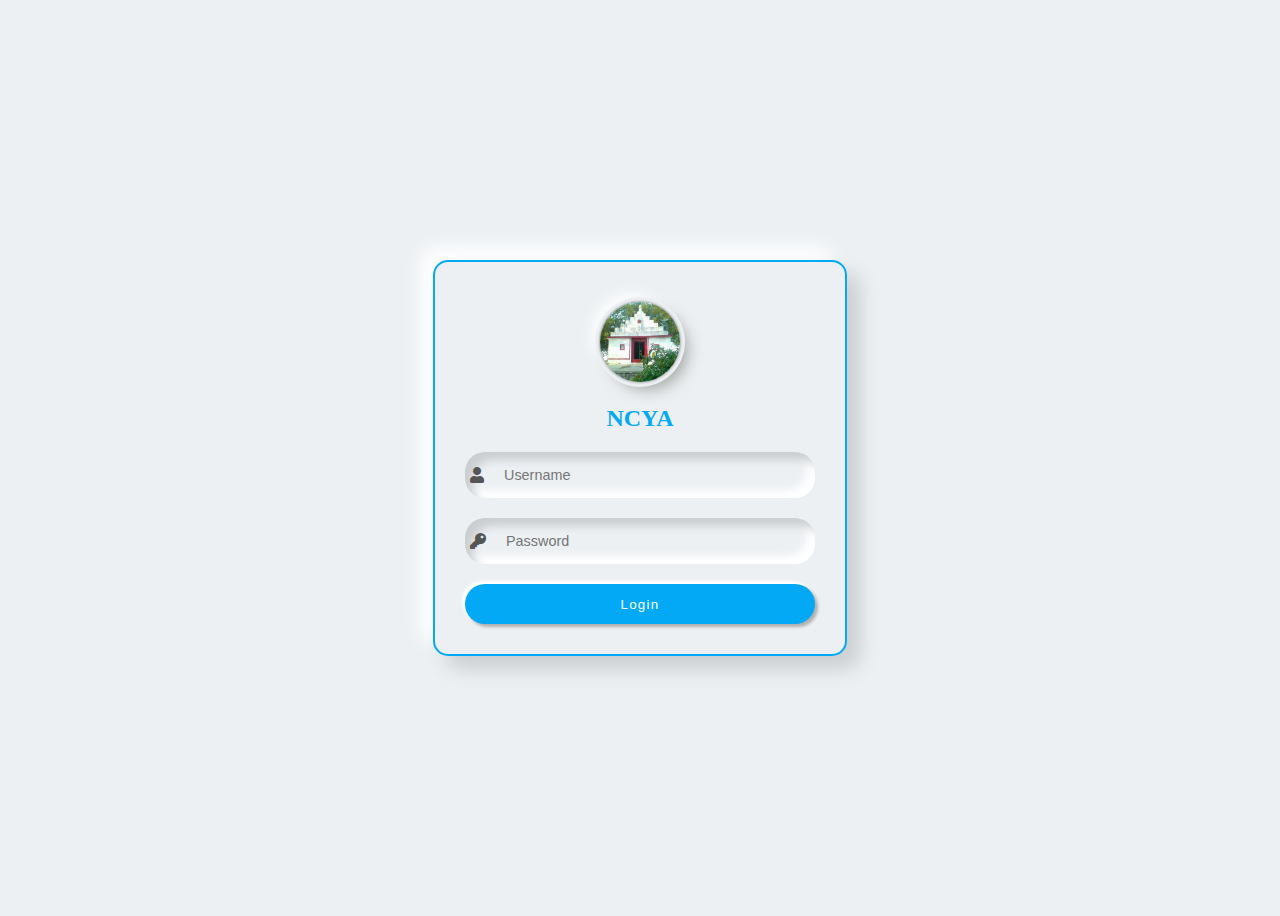
<file: index.html>
<!DOCTYPE html>
<html lang="en">
<head>
    <meta charset="ISO-8859-1">
    <meta name="viewport" content="width=device-width, initial-scale=1.0">
    <title>Login</title>
    <link rel="stylesheet" href="https://cdnjs.cloudflare.com/ajax/libs/font-awesome/5.15.3/css/all.min.css">
    <link rel="stylesheet" tyep="text/css" href="login.css" />
     <link rel="icon" type="image/x-icon" href="assets\favicon\temple.ico">
    
</head>
<body>
    <div class="wrapper">
        <div class="logo">
            <img src="assets/Images/temple.jpg" alt="">
        </div>
        <div class="heading">
            <h2>NCYA</h2>
        </div>
        <form name="myform" action="ncya.html"  onsubmit="return validateform()">
            <div class="form-field">
                <i class="fas fa-user"></i>
                <input type="text" name="userName" id="userName" placeholder="Username" maxlength="4" onkeypress="return (event.charCode > 64 && event.charCode < 91) || (event.charCode > 96 && event.charCode < 123 || event.charCode == 32)" required>
            </div>
            <div class="form-field">
                <i class="fas fa-key"></i>
                <input type="password" name="password" id="password" placeholder="Password" maxlength="4" onkeypress="return (event.charCode >= 48 && event.charCode <= 57) || event.charCode === 8 || event.charCode === 46" required>
            </div>
            <button class="btn" type="submit">Login</button>
        </form>
    </div>
    <script>
        function validateform() {
            var userId = document.myform.userName.value;
            var password = document.myform.password.value;
            var password1 = "1234";
            var userId1 = "ncya";

            if (userId == null || userId == "" || userId.length != 4) {
                alert("Please enter a valid user Id");
                return false;
            }
            if (userId != userId1) {
                alert("Entered user Id does not match");
                return false;
            }
            if (password != password1) {
                alert("Entered password does not match");
                return false;
            }
            return true;
        }
    </script>
</body>
</html>
</file>
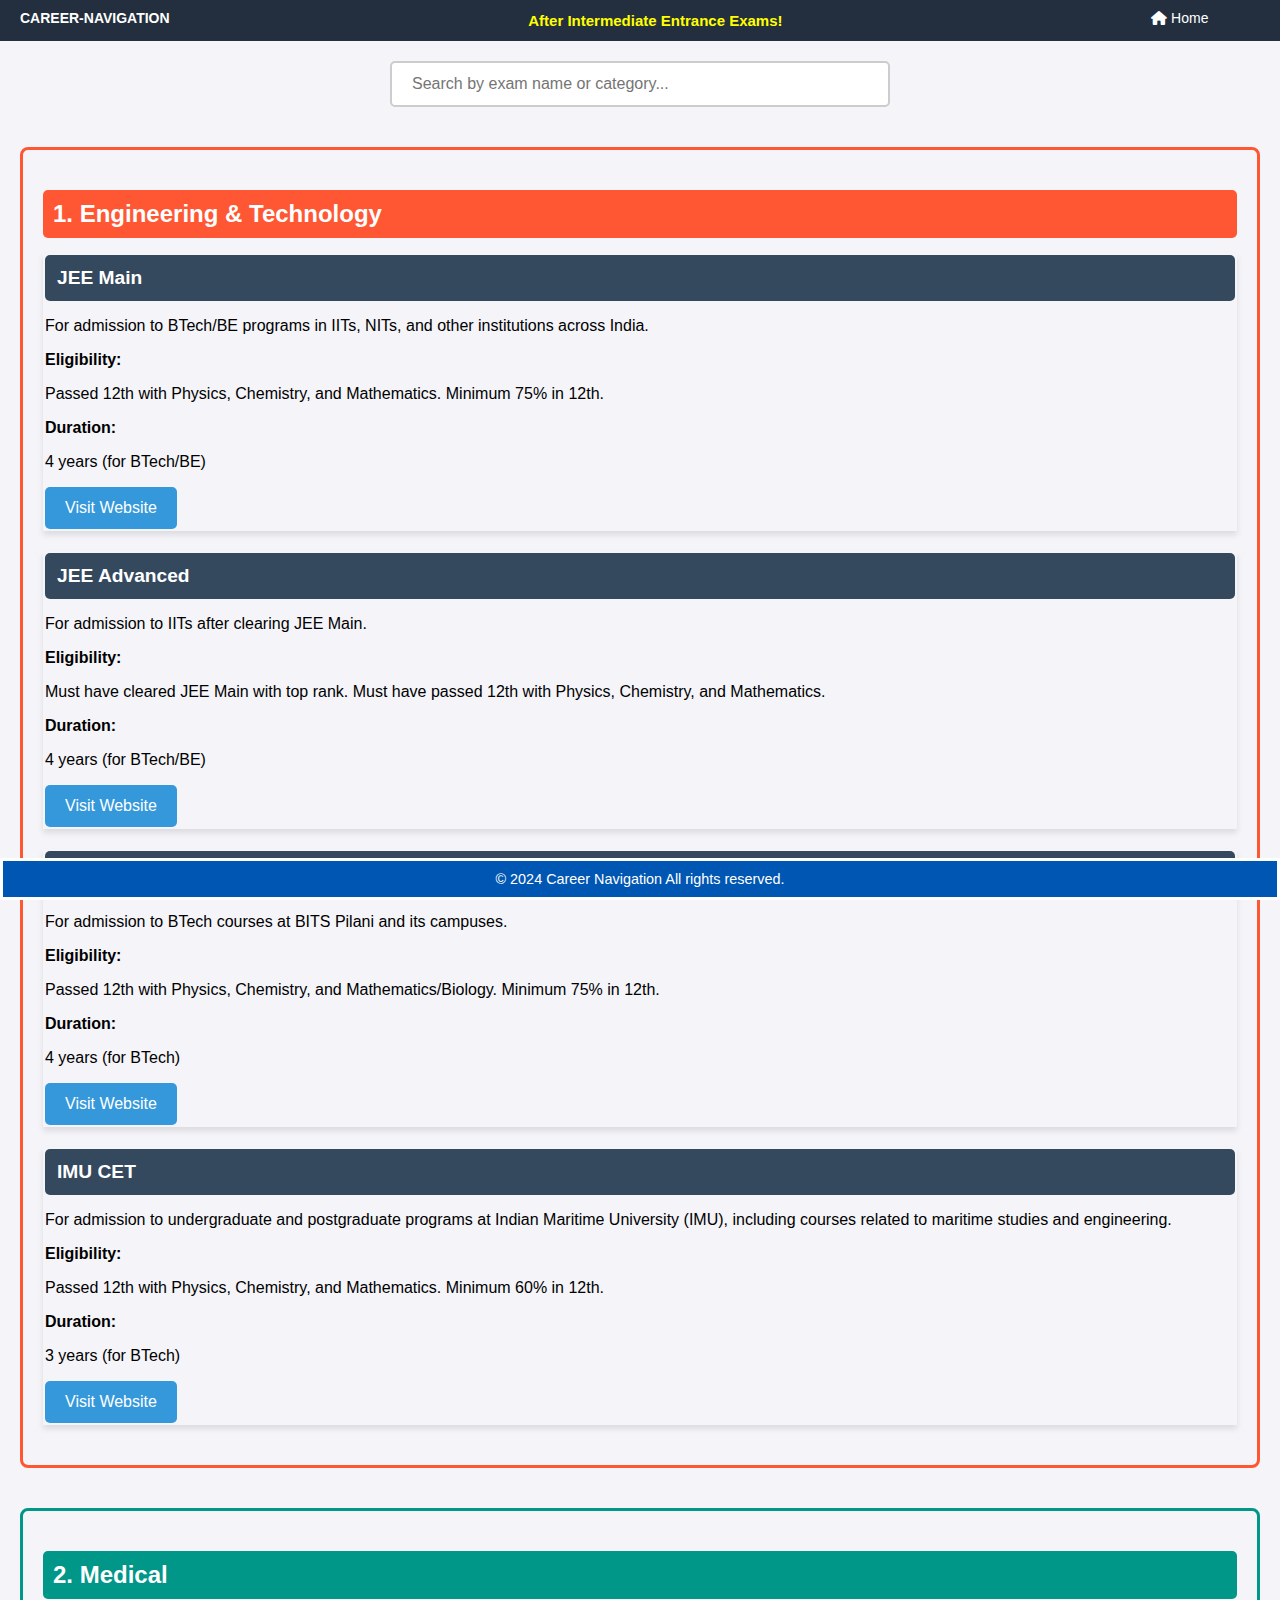
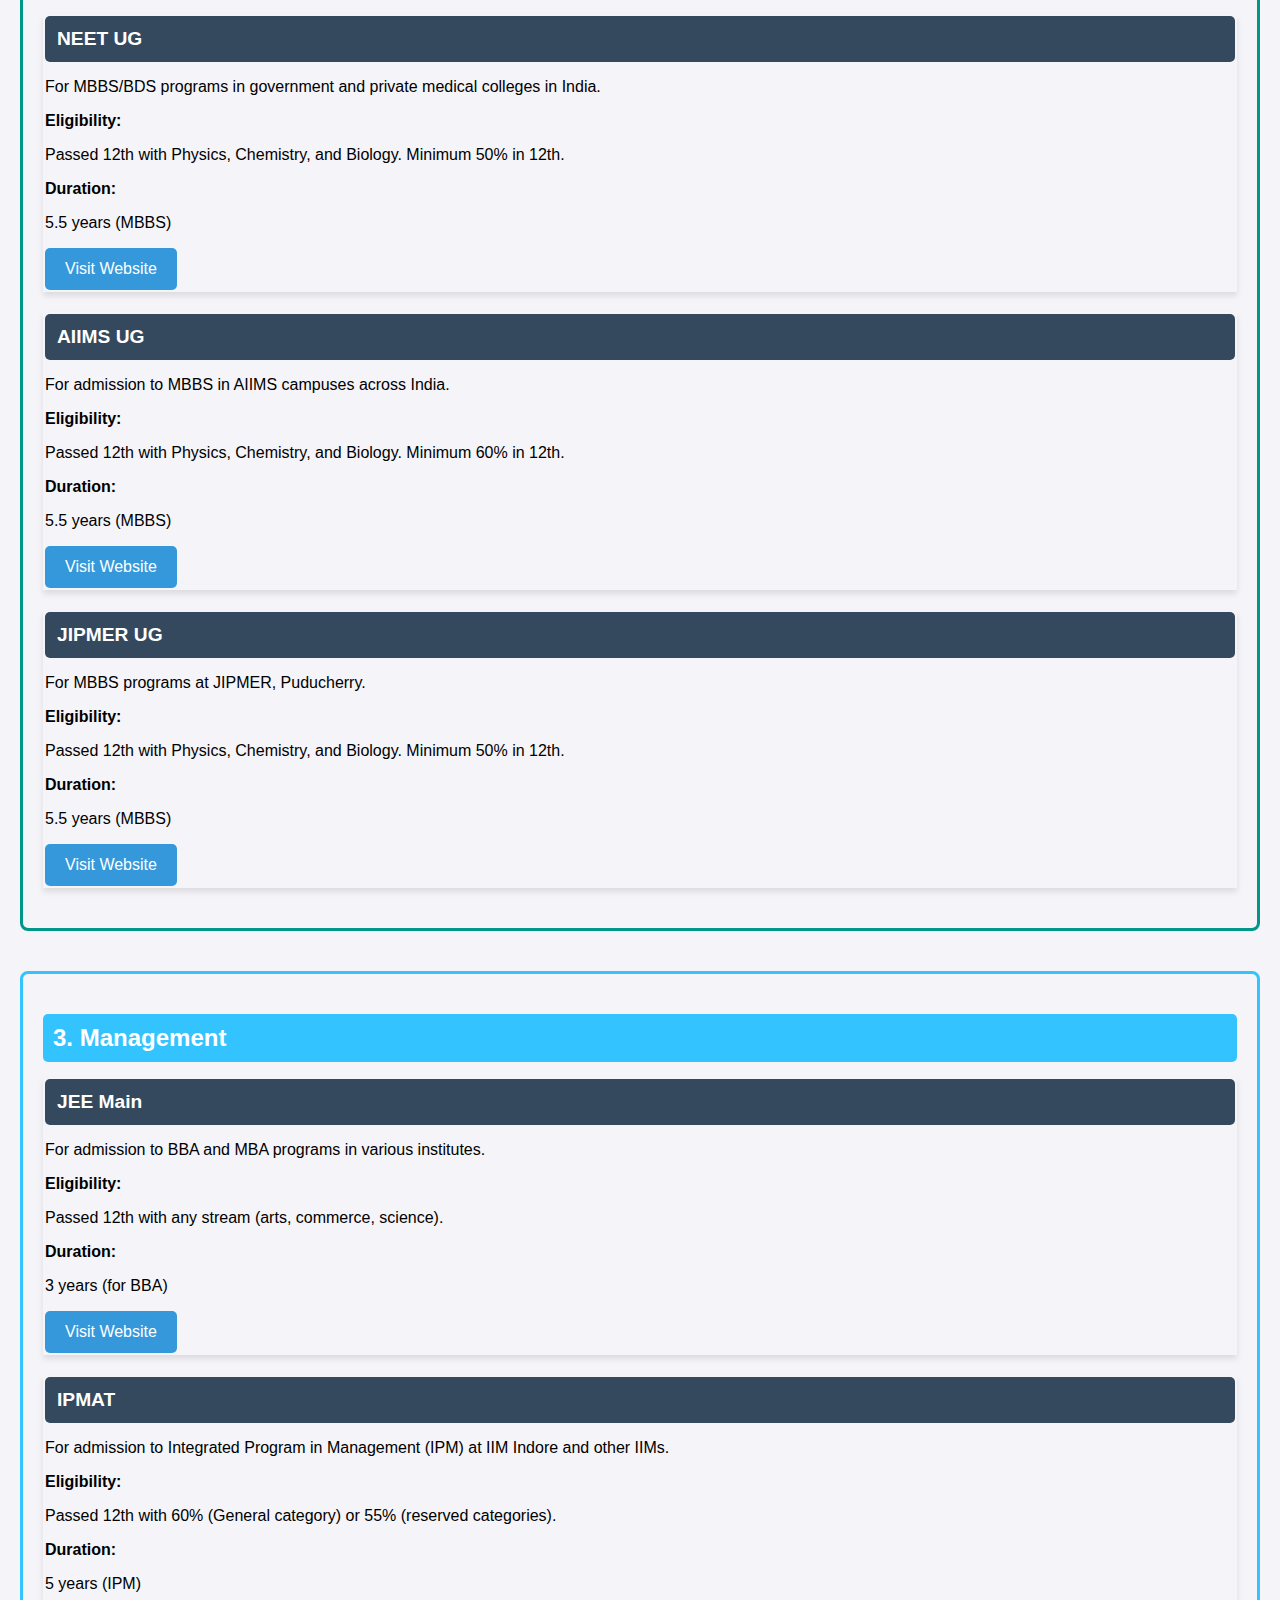
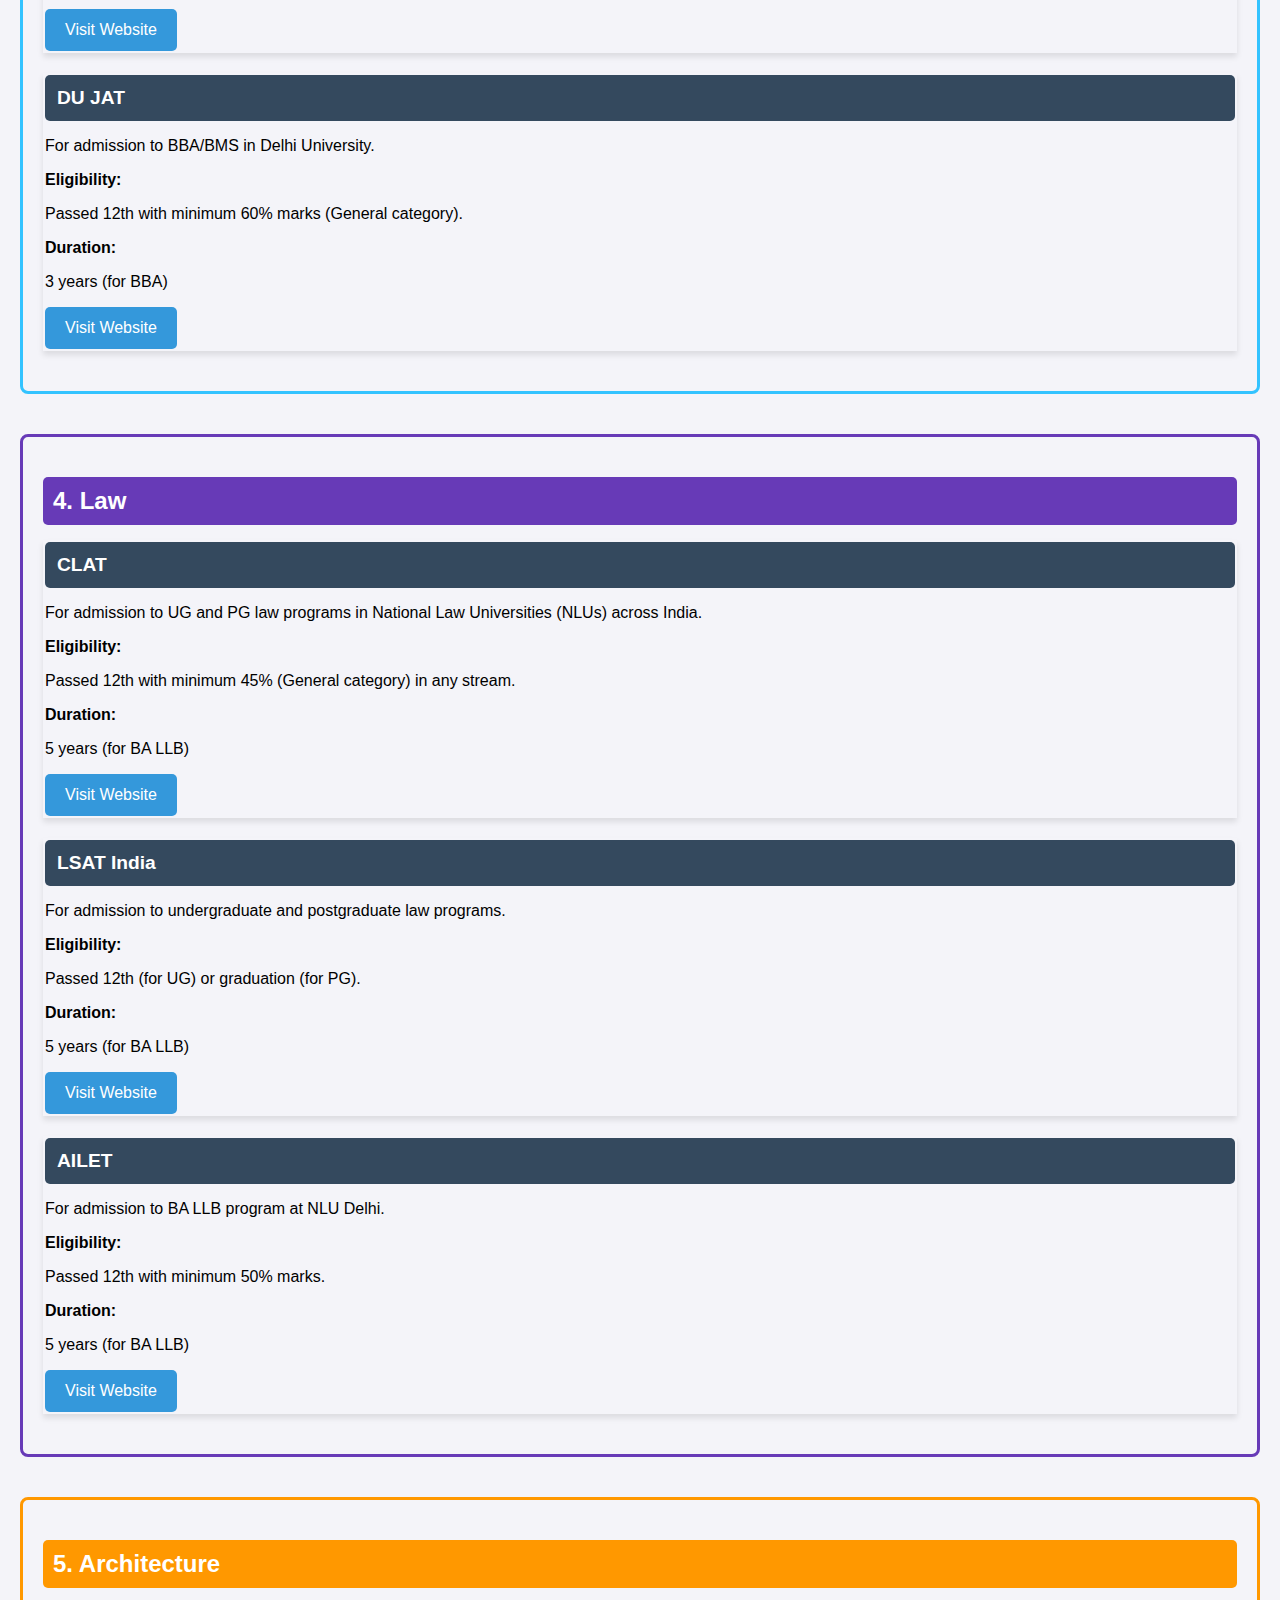
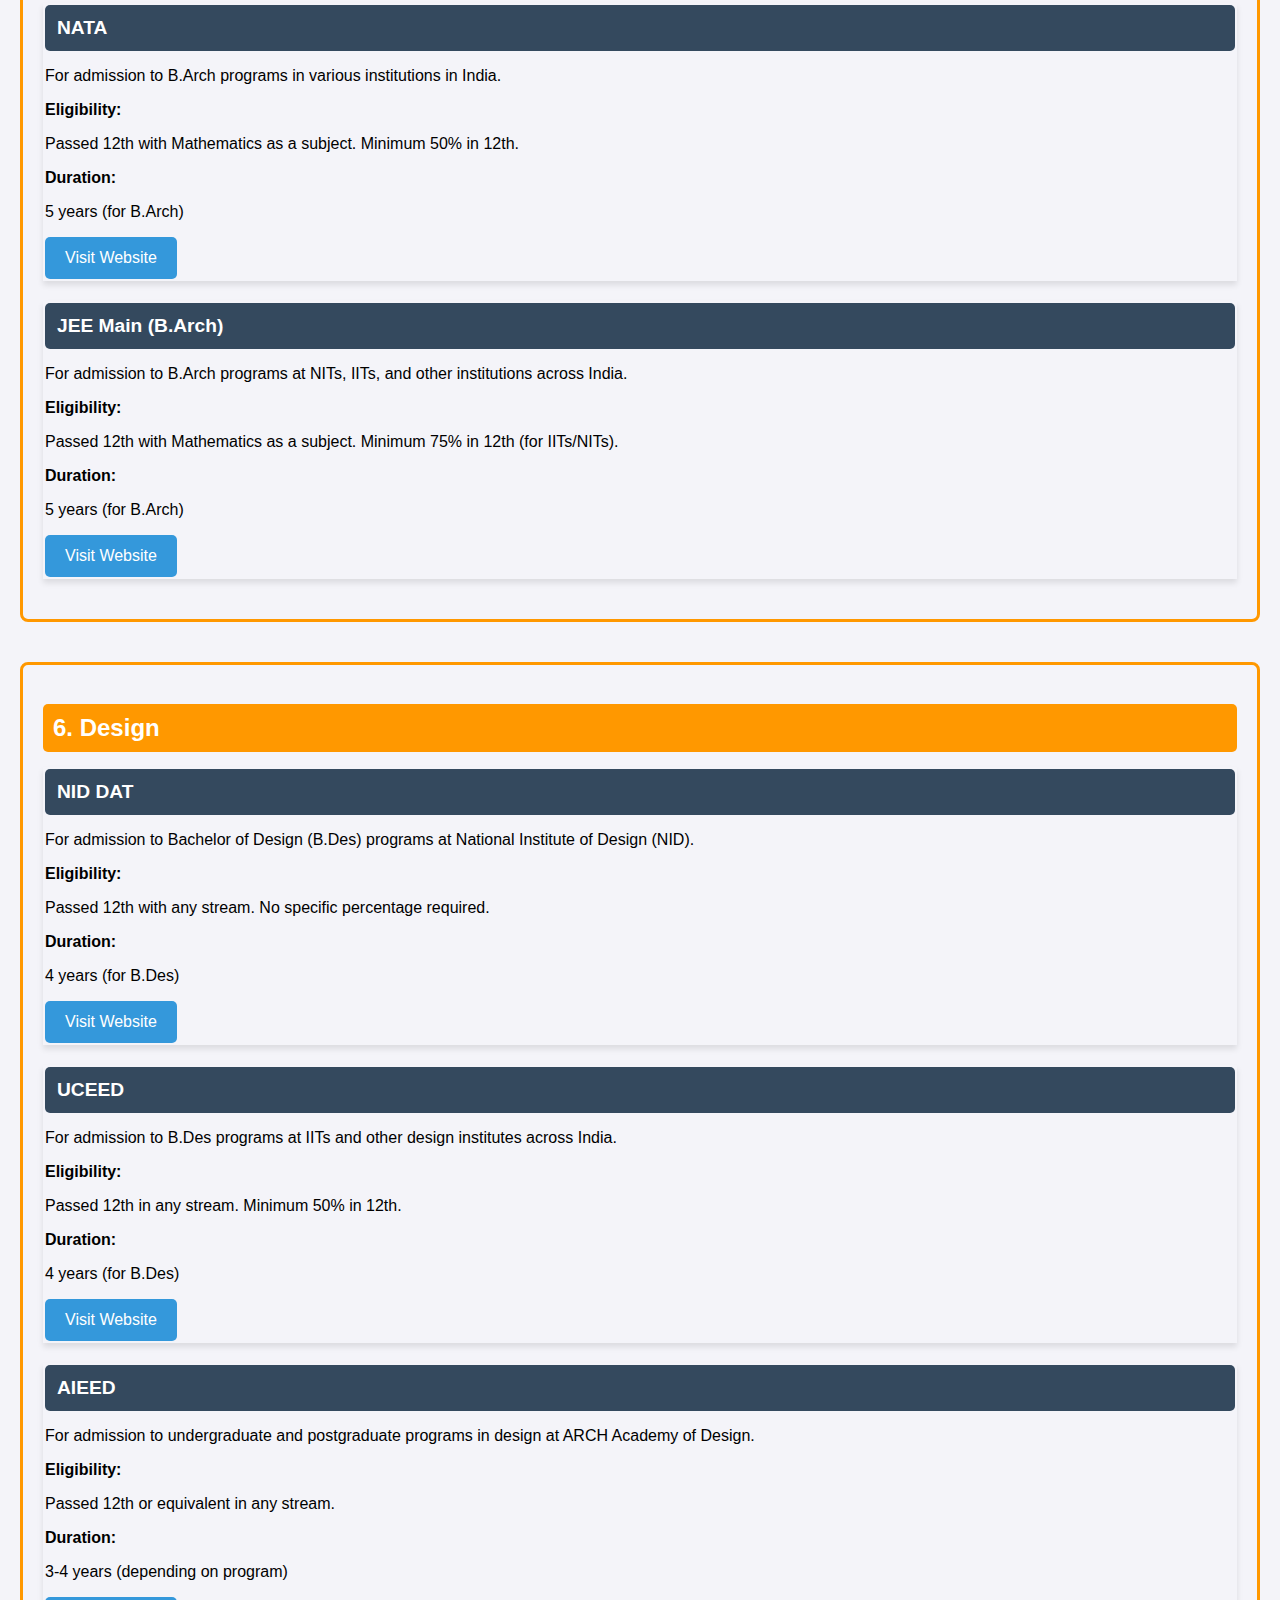
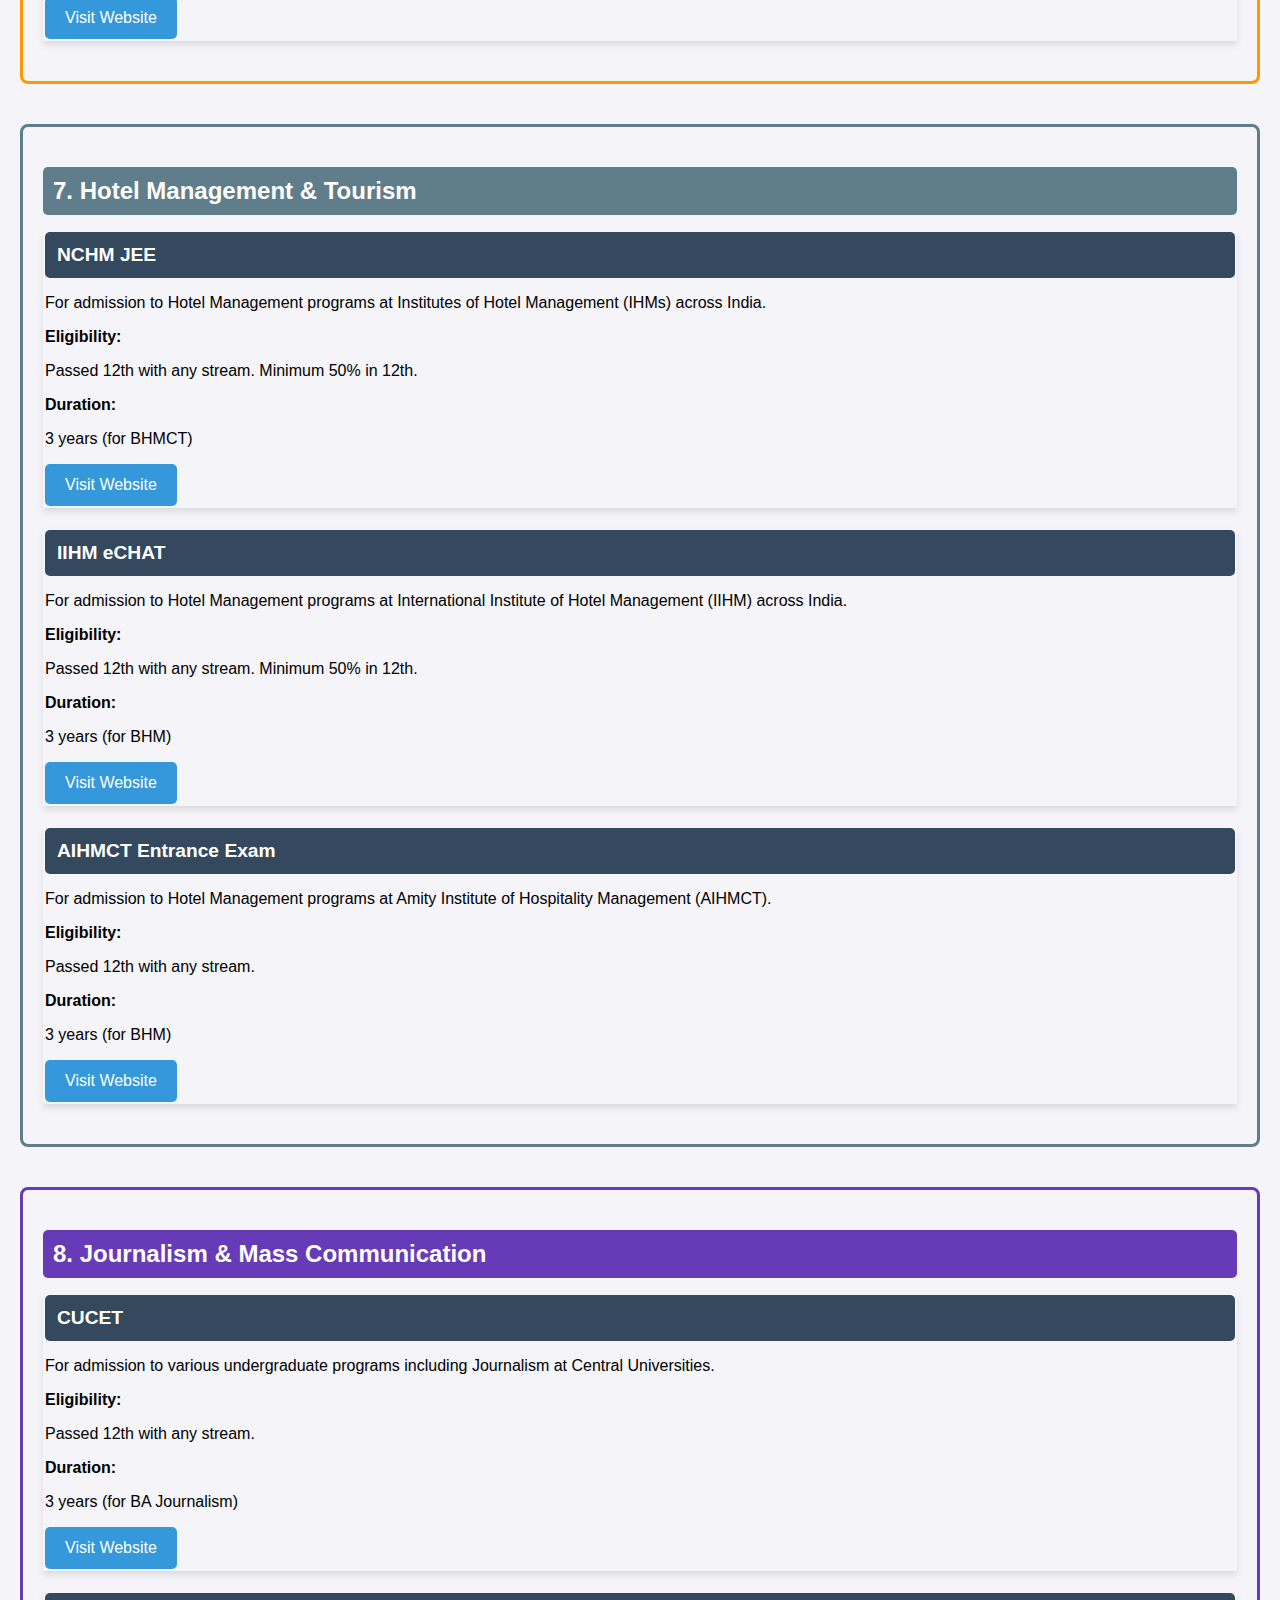
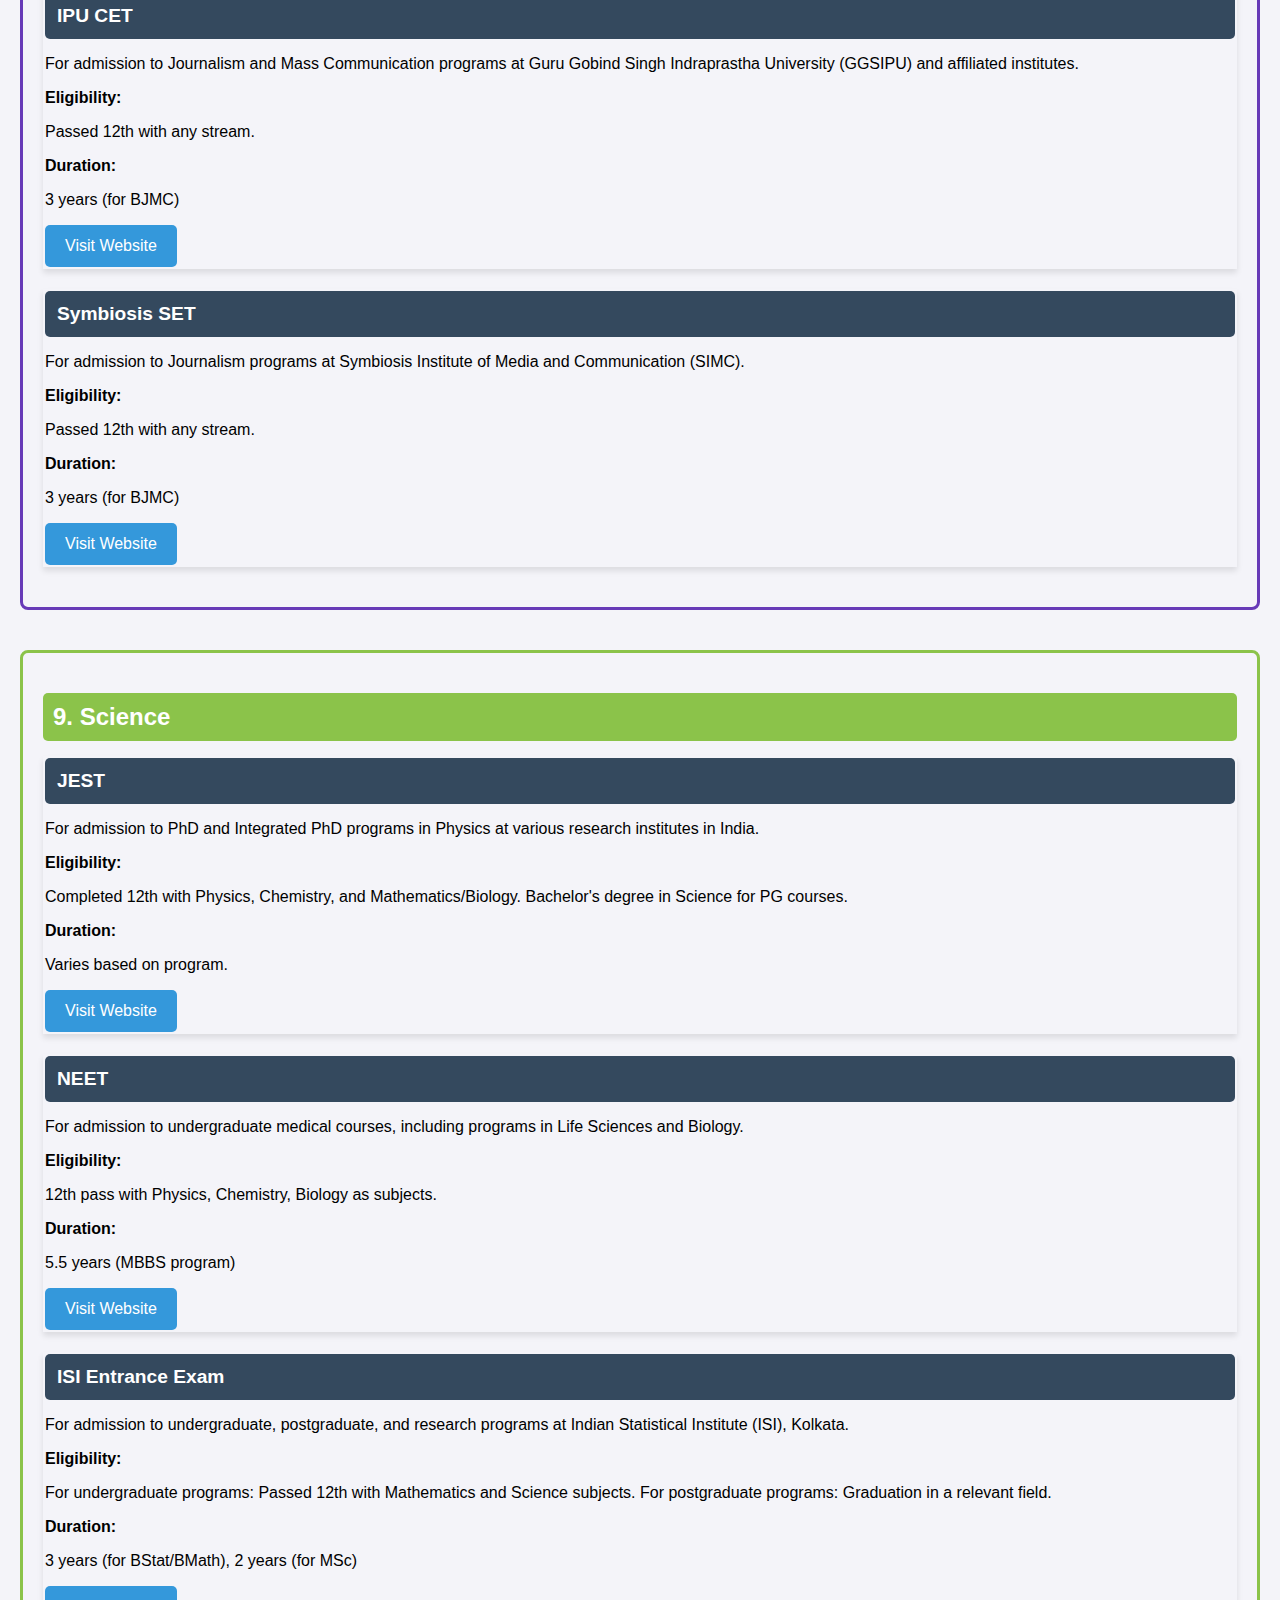
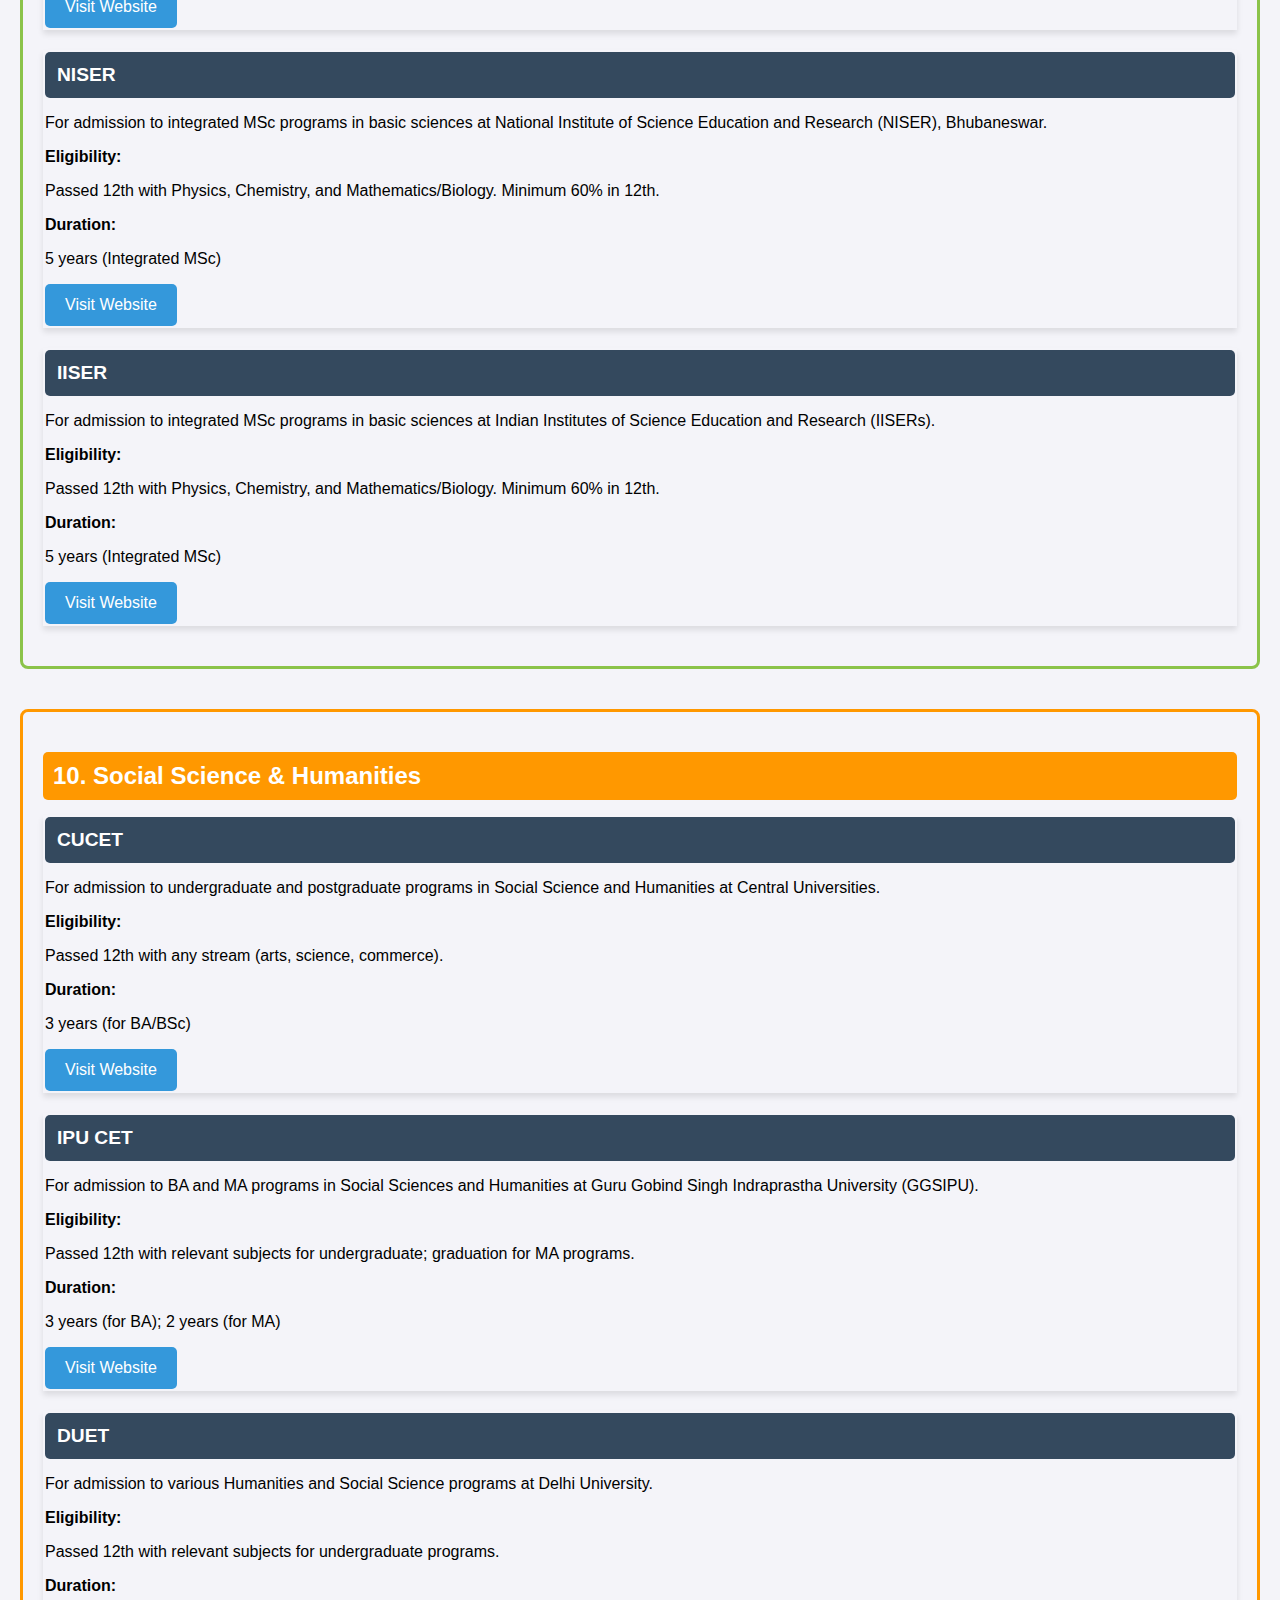
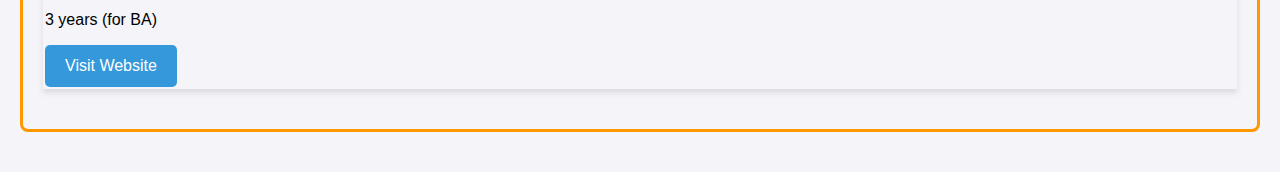
<file: afterInterEe.html>
<!DOCTYPE html>
<html lang="en">
<head>
    <meta charset="UTF-8">
    <meta name="viewport" content="width=device-width, initial-scale=1.0">
    <link href="https://cdnjs.cloudflare.com/ajax/libs/font-awesome/6.0.0-beta3/css/all.min.css" rel="stylesheet">
    <link rel="stylesheet"
	href="https://cdnjs.cloudflare.com/ajax/libs/font-awesome/4.7.0/css/font-awesome.min.css">
	<link rel="stylesheet" tyep="text/css" href="style.css" />
	 <script type="text/javascript" src="https://translate.google.com/translate_a/element.js?cb=googleTranslateElementInit"></script>
    <title>Exams and Eligibility</title>
    <style>
        body {
            font-family: Arial, sans-serif;
            background-color: #f4f4f9;
            margin: 0;
            padding: 0;
        }
        header {
            background-color: #2C3E50; /* Professional shade */
            color: white;
            padding: 20px;
            text-align: center;
            height: 100px;
        }
        section {
            margin: 20px;
        }
        h2, h3 {
            color: #2C3E50; /* Matching header color */
        }
        .category {
            margin-bottom: 40px;
            border-radius: 8px;
            padding: 20px;
        }
        .category-header {
            color: white;
            padding: 10px;
            border-radius: 5px;
            font-size: 1.5em;
            margin-bottom: 15px;
        }
        .category .card {
            border: 2px solid #f4f4f9;
            box-shadow: 0 4px 6px rgba(0, 0, 0, 0.1);
            height: 100%; /* Ensures all cards are the same height */
            display: flex;
            flex-direction: column;
            justify-content: space-between;
        }
        .category .card-header {
            background-color: #34495E; /* Subtle dark blue-gray */
            color: white;
            font-weight: bold;
            padding: 12px;
            border-radius: 5px;
            font-size: 1.2em;
        }
        .category .card-body {
            flex-grow: 1;
        }
        footer {
             background: #0056b3;
            color: white;
            text-align: center;
            padding: 15px;
            font-size: 1rem;
            position: fixed;
            bottom: 0;
            width: 100%;
            border: 3px solid white;
        }
        .category .card:hover {
            transform: translateY(-10px);
            box-shadow: 0 8px 15px rgba(0, 0, 0, 0.1);
        }
        .category .col-md-4 {
            margin-bottom: 20px;
        }

        /* Category colors */
        .engineering { border: 3px solid #FF5733; }
        .management { border: 3px solid #33C3FF; }
        .telangana { border: 3px solid #8BC34A; }
        .architecture { border: 3px solid #9C27B0; }
        .design { border: 3px solid #FF9800; }
        .hotel { border: 3px solid #607D8B; }
        .journalism { border: 3px solid #795548; }
        .other-exams { border: 3px solid #00BCD4; }
        .law { border: 3px solid #673AB7; }
        .medical { border: 3px solid #009688; }
        .science { border: 3px solid #8BC34A; }
        .social-science { border: 3px solid #FF9800; }
        

        /* Category Header with matching border color */
        .engineering .category-header { background-color: #FF5733; }
        .management .category-header { background-color: #33C3FF; }
        .telangana .category-header { background-color: #8BC34A; }
        .architecture .category-header { background-color: #9C27B0; }
        .design .category-header { background-color: #FF9800; }
        .hotel .category-header { background-color: #607D8B; }
        .journalism .category-header { background-color: #795548; }
        .other-exams .category-header { background-color: #00BCD4; }
        .law .category-header { background-color: #673AB7; }
        .medical .category-header { background-color: #009688; }
        .science .category-header { background-color: #8BC34A; }
        .social-science .category-header { background-color: #FF9800; }

        /* Button Styling */
        .btn {
            background-color: #3498DB; /* Stylish blue */
            color: white;
            border: none;
            padding: 12px 20px;
            font-size: 1em;
            cursor: pointer;
            border-radius: 5px;
            transition: all 0.3s ease;
        }
        .btn:hover {
            background-color: #2980B9; /* Darker blue on hover */
            transform: scale(1.05);
        }
        .btn:focus {
            outline: none;
        }

        /* Add some spacing for the exam info */
        .exam-info {
            font-size: 0.9em;
            color: #555;
            margin-top: 10px;
        }
        .exam-info span {
            font-weight: bold;
        }

        /* Search Bar Styling */
        .search-container {
            margin: 20px;
            text-align: center;
        }
        .search-container input[type="text"] {
            padding: 12px 20px;
            font-size: 1em;
            width: 80%;
            max-width: 500px;
            border-radius: 5px;
            border: 2px solid #ccc;
            margin-bottom: 20px;
            transition: all 0.3s ease;
        }
        .search-container input[type="text"]:focus {
            outline: none;
            border-color: #3498DB;
        }
        #no-results {
            text-align: center;
            font-size: 1.2em;
            color: #e74c3c;
            display: none;
        }
        .header-topp {
            display: flex;
            justify-content: space-between;
            padding: 10px 20px;
            background-color: #232f3e;
            font-size: 14px;
        }

        .header-topp a {
            color: #fff;
            text-decoration: none;
            margin: 0 10px;
        }
        
         /* Google Translate Element Styling */
        #google_translate_element {
            display: inline-block;
            padding: 3px 8px; /* Reduce padding */
            border-radius: 5px;
            font-size: 12px; /* Reduce font size */
            cursor: pointer;
            margin-left: 10px; /* Space between language and other items */
        }

        /* Styling the select dropdown box */
        .goog-te-combo {
             margin-top:2px;
            vertical-align:top;
            display:inline-block;
            max-width:10px;
        }
        .goog-te-gadget-simple .goog-te-menu-value span {
    display: none;
}

.goog-te-gadget-simple {
    width: 160px; /* Set the width for the circle */
    height: 30px; /* Set the height for the circle */
    overflow: hidden;
    text-align: center;
    display: inline-flex;
    align-items: center;
    justify-content: center;
    background-color: #f1f1f1; /* Optional: Add background color */
    font-size: 12px; /* Adjust font size to fit */
}
    </style>
</head>
<body>

        <div class="header-topp">
        <div class="header-top-left">
            <strong style='color: white;'>CAREER-NAVIGATION</strong>
        </div>
        <div class="marquee">
            <strong>After Intermediate Entrance Exams!</strong>
        </div>
       <div class="menu-right">
        <a href="index.html" class="link">
            <i class="fas fa-home"></i> Home
        </a>
        &nbsp;&nbsp;
          <div id="google_translate_element"></div> 
    </div>
    </div>

    <div class="search-container">
        <input type="text" id="search-bar" oninput="filterExams()" placeholder="Search by exam name or category..." />
        <div id="no-results">No results found</div>
    </div>

    <section class="container">
        <!-- Engineering & Technology -->
<div class="category engineering" data-category-title="engineering & technology">
    <h2 class="category-header">1. Engineering & Technology</h2>
    <div class="row">
        <div class="col-md-4 col-sm-6">
            <div class="card" data-job-title="JEE Main">
                <div class="card-body">
                    <div class="card-header">JEE Main</div>
                    <p>For admission to BTech/BE programs in IITs, NITs, and other institutions across India.</p>
                    <strong>Eligibility:</strong>
                    <p>Passed 12th with Physics, Chemistry, and Mathematics. Minimum 75% in 12th.</p>
                    <strong>Duration:</strong>
                    <p>4 years (for BTech/BE)</p>
                    <button class="btn btn-success" onclick="window.open('https://jeemain.nta.nic.in/', '_blank')">Visit Website</button>
                </div>
            </div>
        </div>
        <div class="col-md-4 col-sm-6">
            <div class="card" data-job-title="JEE Advanced">
                <div class="card-body">
                    <div class="card-header">JEE Advanced</div>
                    <p>For admission to IITs after clearing JEE Main.</p>
                    <strong>Eligibility:</strong>
                    <p>Must have cleared JEE Main with top rank. Must have passed 12th with Physics, Chemistry, and Mathematics.</p>
                    <strong>Duration:</strong>
                    <p>4 years (for BTech/BE)</p>
                    <button class="btn btn-success" onclick="window.open('https://jeeadv.ac.in/', '_blank')">Visit Website</button>
                </div>
            </div>
        </div>
        <div class="col-md-4 col-sm-6">
            <div class="card" data-job-title="BITSAT">
                <div class="card-body">
                    <div class="card-header">BITSAT</div>
                    <p>For admission to BTech courses at BITS Pilani and its campuses.</p>
                    <strong>Eligibility:</strong>
                    <p>Passed 12th with Physics, Chemistry, and Mathematics/Biology. Minimum 75% in 12th.</p>
                    <strong>Duration:</strong>
                    <p>4 years (for BTech)</p>
                    <button class="btn btn-success" onclick="window.open('https://www.bitsadmission.com/', '_blank')">Visit Website</button>
                </div>
            </div>
        </div>
        <div class="col-md-4 col-sm-6">
            <div class="card" data-job-title="IMU CET">
                <div class="card-body">
                    <div class="card-header">IMU CET</div>
                    <p>For admission to undergraduate and postgraduate programs at Indian Maritime University (IMU), including courses related to maritime studies and engineering.</p>
                    <strong>Eligibility:</strong>
                    <p>Passed 12th with Physics, Chemistry, and Mathematics. Minimum 60% in 12th.</p>
                    <strong>Duration:</strong>
                    <p>3 years (for BTech)</p>
                    <button class="btn btn-success" onclick="window.open('https://imu.edu.in/', '_blank')">Visit Website</button>
                </div>
            </div>
        </div>
    </div>
</div>

<!-- Medical -->
<div class="category medical" data-category-title="medical">
    <h2 class="category-header">2. Medical</h2>
    <div class="row">
        <div class="col-md-4 col-sm-6">
            <div class="card" data-job-title="NEET UG">
                <div class="card-body">
                    <div class="card-header">NEET UG</div>
                    <p>For MBBS/BDS programs in government and private medical colleges in India.</p>
                    <strong>Eligibility:</strong>
                    <p>Passed 12th with Physics, Chemistry, and Biology. Minimum 50% in 12th.</p>
                    <strong>Duration:</strong>
                    <p>5.5 years (MBBS)</p>
                    <button class="btn btn-success" onclick="window.open('https://neet.nta.nic.in/', '_blank')">Visit Website</button>
                </div>
            </div>
        </div>
        <div class="col-md-4 col-sm-6">
            <div class="card" data-job-title="AIIMS UG">
                <div class="card-body">
                    <div class="card-header">AIIMS UG</div>
                    <p>For admission to MBBS in AIIMS campuses across India.</p>
                    <strong>Eligibility:</strong>
                    <p>Passed 12th with Physics, Chemistry, and Biology. Minimum 60% in 12th.</p>
                    <strong>Duration:</strong>
                    <p>5.5 years (MBBS)</p>
                    <button class="btn btn-success" onclick="window.open('https://www.aiimsexams.ac.in/', '_blank')">Visit Website</button>
                </div>
            </div>
        </div>
        <div class="col-md-4 col-sm-6">
            <div class="card" data-job-title="JIPMER UG">
                <div class="card-body">
                    <div class="card-header">JIPMER UG</div>
                    <p>For MBBS programs at JIPMER, Puducherry.</p>
                    <strong>Eligibility:</strong>
                    <p>Passed 12th with Physics, Chemistry, and Biology. Minimum 50% in 12th.</p>
                    <strong>Duration:</strong>
                    <p>5.5 years (MBBS)</p>
                    <button class="btn btn-success" onclick="window.open('https://jipmer.edu.in/', '_blank')">Visit Website</button>
                </div>
            </div>
        </div>
    </div>
</div>

<!-- Management -->
<div class="category management" data-category-title="management">
    <h2 class="category-header">3. Management</h2>
    <div class="row">
        <div class="col-md-4 col-sm-6">
            <div class="card" data-job-title="JEE Main">
                <div class="card-body">
                    <div class="card-header">JEE Main</div>
                    <p>For admission to BBA and MBA programs in various institutes.</p>
                    <strong>Eligibility:</strong>
                    <p>Passed 12th with any stream (arts, commerce, science).</p>
                    <strong>Duration:</strong>
                    <p>3 years (for BBA)</p>
                    <button class="btn btn-success" onclick="window.open('https://jeemain.nta.nic.in/', '_blank')">Visit Website</button>
                </div>
            </div>
        </div>
        <div class="col-md-4 col-sm-6">
            <div class="card" data-job-title="IPMAT">
                <div class="card-body">
                    <div class="card-header">IPMAT</div>
                    <p>For admission to Integrated Program in Management (IPM) at IIM Indore and other IIMs.</p>
                    <strong>Eligibility:</strong>
                    <p>Passed 12th with 60% (General category) or 55% (reserved categories).</p>
                    <strong>Duration:</strong>
                    <p>5 years (IPM)</p>
                    <button class="btn btn-success" onclick="window.open('https://www.iimidr.ac.in/academics/ipm/', '_blank')">Visit Website</button>
                </div>
            </div>
        </div>
        <div class="col-md-4 col-sm-6">
            <div class="card" data-job-title="DU JAT">
                <div class="card-body">
                    <div class="card-header">DU JAT</div>
                    <p>For admission to BBA/BMS in Delhi University.</p>
                    <strong>Eligibility:</strong>
                    <p>Passed 12th with minimum 60% marks (General category).</p>
                    <strong>Duration:</strong>
                    <p>3 years (for BBA)</p>
                    <button class="btn btn-success" onclick="window.open('http://www.du.ac.in/', '_blank')">Visit Website</button>
                </div>
            </div>
        </div>
    </div>
</div>

<!-- Law -->
<div class="category law" data-category-title="law">
    <h2 class="category-header">4. Law</h2>
    <div class="row">
        <div class="col-md-4 col-sm-6">
            <div class="card" data-job-title="CLAT">
                <div class="card-body">
                    <div class="card-header">CLAT</div>
                    <p>For admission to UG and PG law programs in National Law Universities (NLUs) across India.</p>
                    <strong>Eligibility:</strong>
                    <p>Passed 12th with minimum 45% (General category) in any stream.</p>
                    <strong>Duration:</strong>
                    <p>5 years (for BA LLB)</p>
                    <button class="btn btn-success" onclick="window.open('https://consortiumofnlus.ac.in/', '_blank')">Visit Website</button>
                </div>
            </div>
        </div>
        <div class="col-md-4 col-sm-6">
            <div class="card" data-job-title="LSAT India">
                <div class="card-body">
                    <div class="card-header">LSAT India</div>
                    <p>For admission to undergraduate and postgraduate law programs.</p>
                    <strong>Eligibility:</strong>
                    <p>Passed 12th (for UG) or graduation (for PG).</p>
                    <strong>Duration:</strong>
                    <p>5 years (for BA LLB)</p>
                    <button class="btn btn-success" onclick="window.open('https://www.pearsonvueindia.com/lsatindia/', '_blank')">Visit Website</button>
                </div>
            </div>
        </div>
        <div class="col-md-4 col-sm-6">
            <div class="card" data-job-title="AILET">
                <div class="card-body">
                    <div class="card-header">AILET</div>
                    <p>For admission to BA LLB program at NLU Delhi.</p>
                    <strong>Eligibility:</strong>
                    <p>Passed 12th with minimum 50% marks.</p>
                    <strong>Duration:</strong>
                    <p>5 years (for BA LLB)</p>
                    <button class="btn btn-success" onclick="window.open('https://nludelhi.ac.in/', '_blank')">Visit Website</button>
                </div>
            </div>
        </div>
    </div>
</div>

<!-- Architecture -->
<div class="category design" data-category-title="architecture">
    <h2 class="category-header">5. Architecture</h2>
    <div class="row">
        <div class="col-md-4 col-sm-6">
            <div class="card" data-job-title="NATA">
                <div class="card-body">
                    <div class="card-header">NATA</div>
                    <p>For admission to B.Arch programs in various institutions in India.</p>
                    <strong>Eligibility:</strong>
                    <p>Passed 12th with Mathematics as a subject. Minimum 50% in 12th.</p>
                    <strong>Duration:</strong>
                    <p>5 years (for B.Arch)</p>
                    <button class="btn btn-success" onclick="window.open('https://www.nata.in/', '_blank')">Visit Website</button>
                </div>
            </div>
        </div>
        <div class="col-md-4 col-sm-6">
            <div class="card" data-job-title="JEE Main (B.Arch)">
                <div class="card-body">
                    <div class="card-header">JEE Main (B.Arch)</div>
                    <p>For admission to B.Arch programs at NITs, IITs, and other institutions across India.</p>
                    <strong>Eligibility:</strong>
                    <p>Passed 12th with Mathematics as a subject. Minimum 75% in 12th (for IITs/NITs).</p>
                    <strong>Duration:</strong>
                    <p>5 years (for B.Arch)</p>
                    <button class="btn btn-success" onclick="window.open('https://jeemain.nta.nic.in/', '_blank')">Visit Website</button>
                </div>
            </div>
        </div>
    </div>
</div>

<!-- Design -->
<div class="category design" data-category-title="design">
    <h2 class="category-header">6. Design</h2>
    <div class="row">
        <div class="col-md-4 col-sm-6">
            <div class="card" data-job-title="NID DAT">
                <div class="card-body">
                    <div class="card-header">NID DAT</div>
                    <p>For admission to Bachelor of Design (B.Des) programs at National Institute of Design (NID).</p>
                    <strong>Eligibility:</strong>
                    <p>Passed 12th with any stream. No specific percentage required.</p>
                    <strong>Duration:</strong>
                    <p>4 years (for B.Des)</p>
                    <button class="btn btn-success" onclick="window.open('https://www.nid.edu/', '_blank')">Visit Website</button>
                </div>
            </div>
        </div>
        <div class="col-md-4 col-sm-6">
            <div class="card" data-job-title="UCEED">
                <div class="card-body">
                    <div class="card-header">UCEED</div>
                    <p>For admission to B.Des programs at IITs and other design institutes across India.</p>
                    <strong>Eligibility:</strong>
                    <p>Passed 12th in any stream. Minimum 50% in 12th.</p>
                    <strong>Duration:</strong>
                    <p>4 years (for B.Des)</p>
                    <button class="btn btn-success" onclick="window.open('https://www.uceed.iitb.ac.in/', '_blank')">Visit Website</button>
                </div>
            </div>
        </div>
        <div class="col-md-4 col-sm-6">
            <div class="card" data-job-title="AIEED">
                <div class="card-body">
                    <div class="card-header">AIEED</div>
                    <p>For admission to undergraduate and postgraduate programs in design at ARCH Academy of Design.</p>
                    <strong>Eligibility:</strong>
                    <p>Passed 12th or equivalent in any stream.</p>
                    <strong>Duration:</strong>
                    <p>3-4 years (depending on program)</p>
                    <button class="btn btn-success" onclick="window.open('https://www.aieed.com/', '_blank')">Visit Website</button>
                </div>
            </div>
        </div>
    </div>
</div>

<!-- Hotel Management & Tourism -->
<div class="category hotel" data-category-title="hotel-management">
    <h2 class="category-header">7. Hotel Management & Tourism</h2>
    <div class="row">
        <div class="col-md-4 col-sm-6">
            <div class="card" data-job-title="NCHM JEE">
                <div class="card-body">
                    <div class="card-header">NCHM JEE</div>
                    <p>For admission to Hotel Management programs at Institutes of Hotel Management (IHMs) across India.</p>
                    <strong>Eligibility:</strong>
                    <p>Passed 12th with any stream. Minimum 50% in 12th.</p>
                    <strong>Duration:</strong>
                    <p>3 years (for BHMCT)</p>
                    <button class="btn btn-success" onclick="window.open('https://nchmjee.nta.nic.in/', '_blank')">Visit Website</button>
                </div>
            </div>
        </div>
        <div class="col-md-4 col-sm-6">
            <div class="card" data-job-title="IIHM eCHAT">
                <div class="card-body">
                    <div class="card-header">IIHM eCHAT</div>
                    <p>For admission to Hotel Management programs at International Institute of Hotel Management (IIHM) across India.</p>
                    <strong>Eligibility:</strong>
                    <p>Passed 12th with any stream. Minimum 50% in 12th.</p>
                    <strong>Duration:</strong>
                    <p>3 years (for BHM)</p>
                    <button class="btn btn-success" onclick="window.open('https://iihm.ac.in/', '_blank')">Visit Website</button>
                </div>
            </div>
        </div>
        <div class="col-md-4 col-sm-6">
            <div class="card" data-job-title="AIHMCT Entrance Exam">
                <div class="card-body">
                    <div class="card-header">AIHMCT Entrance Exam</div>
                    <p>For admission to Hotel Management programs at Amity Institute of Hospitality Management (AIHMCT).</p>
                    <strong>Eligibility:</strong>
                    <p>Passed 12th with any stream.</p>
                    <strong>Duration:</strong>
                    <p>3 years (for BHM)</p>
                    <button class="btn btn-success" onclick="window.open('https://www.amity.edu/', '_blank')">Visit Website</button>
                </div>
            </div>
        </div>
    </div>
</div>

<!-- Journalism & Mass Communication -->
<div class="category law" data-category-title="journalism-mass-communication">
    <h2 class="category-header">8. Journalism & Mass Communication</h2>
    <div class="row">
        <div class="col-md-4 col-sm-6">
            <div class="card" data-job-title="CUCET">
                <div class="card-body">
                    <div class="card-header">CUCET</div>
                    <p>For admission to various undergraduate programs including Journalism at Central Universities.</p>
                    <strong>Eligibility:</strong>
                    <p>Passed 12th with any stream.</p>
                    <strong>Duration:</strong>
                    <p>3 years (for BA Journalism)</p>
                    <button class="btn btn-success" onclick="window.open('https://cucet.nta.nic.in/', '_blank')">Visit Website</button>
                </div>
            </div>
        </div>
        <div class="col-md-4 col-sm-6">
            <div class="card" data-job-title="IPU CET">
                <div class="card-body">
                    <div class="card-header">IPU CET</div>
                    <p>For admission to Journalism and Mass Communication programs at Guru Gobind Singh Indraprastha University (GGSIPU) and affiliated institutes.</p>
                    <strong>Eligibility:</strong>
                    <p>Passed 12th with any stream.</p>
                    <strong>Duration:</strong>
                    <p>3 years (for BJMC)</p>
                    <button class="btn btn-success" onclick="window.open('https://ipu.ac.in/', '_blank')">Visit Website</button>
                </div>
            </div>
        </div>
        <div class="col-md-4 col-sm-6">
            <div class="card" data-job-title="Symbiosis SET">
                <div class="card-body">
                    <div class="card-header">Symbiosis SET</div>
                    <p>For admission to Journalism programs at Symbiosis Institute of Media and Communication (SIMC).</p>
                    <strong>Eligibility:</strong>
                    <p>Passed 12th with any stream.</p>
                    <strong>Duration:</strong>
                    <p>3 years (for BJMC)</p>
                    <button class="btn btn-success" onclick="window.open('https://www.set-test.org/', '_blank')">Visit Website</button>
                </div>
            </div>
        </div>
    </div>
</div>

<!-- Science -->
<div class="category science" data-category-title="science">
    <h2 class="category-header">9. Science</h2>
    <div class="row">
        <div class="col-md-4 col-sm-6">
            <div class="card" data-job-title="JEST">
                <div class="card-body">
                    <div class="card-header">JEST</div>
                    <p>For admission to PhD and Integrated PhD programs in Physics at various research institutes in India.</p>
                    <strong>Eligibility:</strong>
                    <p>Completed 12th with Physics, Chemistry, and Mathematics/Biology. Bachelor's degree in Science for PG courses.</p>
                    <strong>Duration:</strong>
                    <p>Varies based on program.</p>
                    <button class="btn btn-success" onclick="window.open('https://www.jest.org.in/', '_blank')">Visit Website</button>
                </div>
            </div>
        </div>
        <div class="col-md-4 col-sm-6">
            <div class="card" data-job-title="NEET">
                <div class="card-body">
                    <div class="card-header">NEET</div>
                    <p>For admission to undergraduate medical courses, including programs in Life Sciences and Biology.</p>
                    <strong>Eligibility:</strong>
                    <p>12th pass with Physics, Chemistry, Biology as subjects.</p>
                    <strong>Duration:</strong>
                    <p>5.5 years (MBBS program)</p>
                    <button class="btn btn-success" onclick="window.open('https://neet.nta.nic.in/', '_blank')">Visit Website</button>
                </div>
            </div>
        </div>
        <div class="col-md-4 col-sm-6">
            <div class="card" data-job-title="ISI Entrance Exam">
                <div class="card-body">
                    <div class="card-header">ISI Entrance Exam</div>
                    <p>For admission to undergraduate, postgraduate, and research programs at Indian Statistical Institute (ISI), Kolkata.</p>
                    <strong>Eligibility:</strong>
                    <p>For undergraduate programs: Passed 12th with Mathematics and Science subjects. For postgraduate programs: Graduation in a relevant field.</p>
                    <strong>Duration:</strong>
                    <p>3 years (for BStat/BMath), 2 years (for MSc)</p>
                    <button class="btn btn-success" onclick="window.open('https://www.isical.ac.in/entrance/', '_blank')">Visit Website</button>
                </div>
            </div>
        </div>
        <div class="col-md-4 col-sm-6">
            <div class="card" data-job-title="NISER">
                <div class="card-body">
                    <div class="card-header">NISER</div>
                    <p>For admission to integrated MSc programs in basic sciences at National Institute of Science Education and Research (NISER), Bhubaneswar.</p>
                    <strong>Eligibility:</strong>
                    <p>Passed 12th with Physics, Chemistry, and Mathematics/Biology. Minimum 60% in 12th.</p>
                    <strong>Duration:</strong>
                    <p>5 years (Integrated MSc)</p>
                    <button class="btn btn-success" onclick="window.open('https://www.niser.ac.in/admission', '_blank')">Visit Website</button>
                </div>
            </div>
        </div>
        <div class="col-md-4 col-sm-6">
            <div class="card" data-job-title="IISER">
                <div class="card-body">
                    <div class="card-header">IISER</div>
                    <p>For admission to integrated MSc programs in basic sciences at Indian Institutes of Science Education and Research (IISERs).</p>
                    <strong>Eligibility:</strong>
                    <p>Passed 12th with Physics, Chemistry, and Mathematics/Biology. Minimum 60% in 12th.</p>
                    <strong>Duration:</strong>
                    <p>5 years (Integrated MSc)</p>
                    <button class="btn btn-success" onclick="window.open('https://www.iiseradmission.in/', '_blank')">Visit Website</button>
                </div>
            </div>
        </div>
    </div>
</div>

<!-- Social Science & Humanities -->
<div class="category social-science" data-category-title="social-science-humanities">
    <h2 class="category-header">10. Social Science & Humanities</h2>
    <div class="row">
        <div class="col-md-4 col-sm-6">
            <div class="card" data-job-title="CUCET">
                <div class="card-body">
                    <div class="card-header">CUCET</div>
                    <p>For admission to undergraduate and postgraduate programs in Social Science and Humanities at Central Universities.</p>
                    <strong>Eligibility:</strong>
                    <p>Passed 12th with any stream (arts, science, commerce).</p>
                    <strong>Duration:</strong>
                    <p>3 years (for BA/BSc)</p>
                    <button class="btn btn-success" onclick="window.open('https://cucet.nta.nic.in/', '_blank')">Visit Website</button>
                </div>
            </div>
        </div>
        <div class="col-md-4 col-sm-6">
            <div class="card" data-job-title="IPU CET">
                <div class="card-body">
                    <div class="card-header">IPU CET</div>
                    <p>For admission to BA and MA programs in Social Sciences and Humanities at Guru Gobind Singh Indraprastha University (GGSIPU).</p>
                    <strong>Eligibility:</strong>
                    <p>Passed 12th with relevant subjects for undergraduate; graduation for MA programs.</p>
                    <strong>Duration:</strong>
                    <p>3 years (for BA); 2 years (for MA)</p>
                    <button class="btn btn-success" onclick="window.open('https://ipu.ac.in/', '_blank')">Visit Website</button>
                </div>
            </div>
        </div>
        <div class="col-md-4 col-sm-6">
            <div class="card" data-job-title="DUET">
                <div class="card-body">
                    <div class="card-header">DUET</div>
                    <p>For admission to various Humanities and Social Science programs at Delhi University.</p>
                    <strong>Eligibility:</strong>
                    <p>Passed 12th with relevant subjects for undergraduate programs.</p>
                    <strong>Duration:</strong>
                    <p>3 years (for BA)</p>
                    <button class="btn btn-success" onclick="window.open('https://exam.du.ac.in/', '_blank')">Visit Website</button>
                </div>
            </div>
        </div>
    </div>
</div>


    </section>

    <footer role="contentinfo" style="display: flex; justify-content: center; align-items: center; font-size: 0.9em; text-align: center; width: 100%; padding: 10px 0;">
    <span>&copy; 2024 Career Navigation All rights reserved.</span>
</footer>

    <script>
        function filterExams() {
            const query = document.getElementById('search-bar').value.toLowerCase();
            const categories = document.querySelectorAll('.category');
            let foundAny = false;

            categories.forEach(category => {
                const categoryTitle = category.getAttribute('data-category-title').toLowerCase();
                const cards = category.querySelectorAll('.card');
                let categoryMatches = false;

                cards.forEach(card => {
                    const examTitle = card.getAttribute('data-job-title').toLowerCase();
                    if (categoryTitle.includes(query) || examTitle.includes(query)) {
                        card.style.display = 'block'; // Show matching exam
                        categoryMatches = true;
                        foundAny = true;
                    } else {
                        card.style.display = 'none'; // Hide non-matching exam
                    }
                });

                // Show or hide category based on whether any exams match
                if (categoryMatches || categoryTitle.includes(query)) {
                    category.style.display = 'block';
                } else {
                    category.style.display = 'none';
                }
            });

            // Show or hide "No results found" message
            const noResultsMessage = document.getElementById('no-results');
            if (foundAny) {
                noResultsMessage.style.display = 'none';
            } else {
                noResultsMessage.style.display = 'block';
            }
        }
        
        function googleTranslateElementInit() {
            new google.translate.TranslateElement({
                pageLanguage: 'en',
                includedLanguages: 'en,te,hi,fr,de,es,zh,ta,ml,ur,ja',
                layout: google.translate.TranslateElement.InlineLayout.SIMPLE
            }, 'google_translate_element');
        }
    </script>

</body>
</html>
</file>
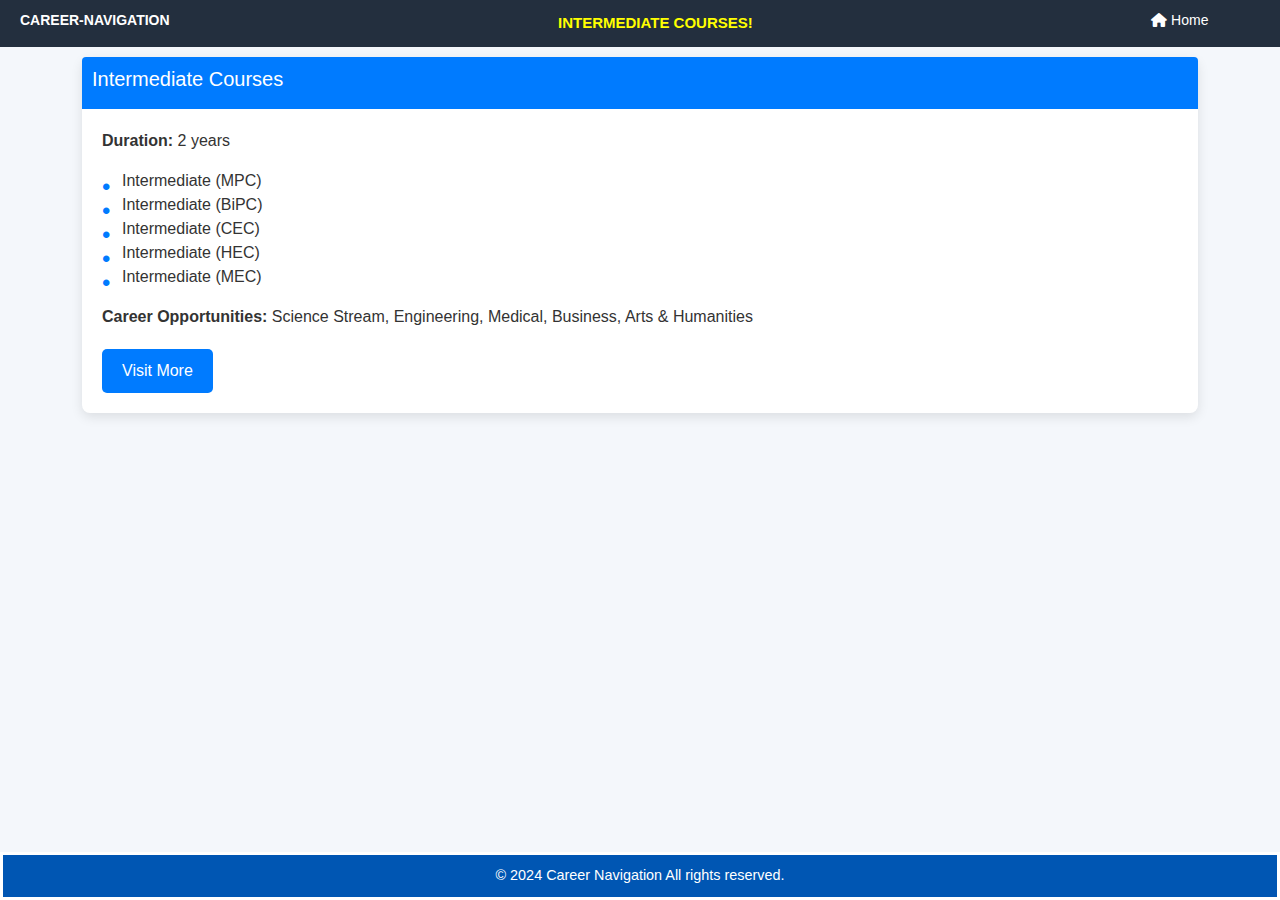
<file: afterSsc.html>
<!DOCTYPE html>
<html lang="en">

<head>
    <meta charset="UTF-8">
    <meta name="viewport" content="width=device-width, initial-scale=1.0">
    <title>Intermediate Courses</title>
    <link rel="stylesheet" tyep="text/css" href="style.css" />
    <!-- Font Awesome for Icons -->
    <link href="https://cdnjs.cloudflare.com/ajax/libs/font-awesome/6.0.0-beta3/css/all.min.css" rel="stylesheet">
    <link rel="stylesheet"
    href="https://cdnjs.cloudflare.com/ajax/libs/font-awesome/4.7.0/css/font-awesome.min.css">

    <!-- Bootstrap CSS -->
    <link href="https://cdn.jsdelivr.net/npm/bootstrap@5.3.0-alpha1/dist/css/bootstrap.min.css" rel="stylesheet">

    <!-- Custom CSS -->
        <script type="text/javascript" src="https://translate.google.com/translate_a/element.js?cb=googleTranslateElementInit"></script>
    
    <style>
        body {
            font-family: 'Open Sans', sans-serif;
            background: #f4f7fb;
            color: #333;
        }

        header {
            background-color: #007bff;
            color: white;
            padding: 20px 0;
            text-align: center;
            border-radius: 10px;
            margin-bottom: 30px;
            height: 100px;
            max-height: 100px;
        }

        header h1 {
            font-family: 'Roboto', sans-serif;
            font-weight: 600;
            font-size: 30px;
        }

        .course-card {
            background-color: #fff;
            border-radius: 8px;
            box-shadow: 0 4px 12px rgba(0, 0, 0, 0.1);
            margin-bottom: 30px;
            transition: transform 0.3s, box-shadow 0.3s;
        }

        .course-card:hover {
            transform: translateY(-5px);
            box-shadow: 0 10px 20px rgba(0, 0, 0, 0.1);
        }

        .course-card-header {
            background-color: #007bff;
            color: white;
            padding: 10px;
            border-radius: 4px 4px 0 0;
            margin-top: 10px;
        }

        .course-card-body {
            padding: 20px;
        }

        .course-card-body ul {
            list-style-type: none;
            padding-left: 0;
        }

        .course-card-body ul li {
            padding-left: 20px;
            position: relative;
        }

        .course-card-body ul li:before {
            content: '•';
            position: absolute;
            left: 0;
            color: #007bff;
            font-size: 1.5rem;
        }

        /* Footer styling */
        footer {
            background: #0056b3;
            color: white;
            text-align: center;
            padding: 15px;
            font-size: 1rem;
            position: fixed;
            bottom: 0;
            width: 100%;
            border: 3px solid white;
        }

        .btn-visit {
            background-color: #007bff;
            color: white;
            text-align: center;
            padding: 10px 20px;
            border-radius: 5px;
            text-decoration: none;
            margin-top: 20px;
            display: block;
            width: fit-content;
        }

        .btn-visit:hover {
            background-color: #0056b3;
        }
        
        header1 {
            background: #0056b3;
            color: #fff;
            padding: 5px 0;
            height: 60px;
            max-height: 60px;
        }

        .header-topp {
            display: flex;
            justify-content: space-between;
            padding: 10px 20px;
            background-color: #232f3e;
            font-size: 14px;
        }

        .header-topp a {
            color: #fff;
            text-decoration: none;
            margin: 0 10px;
        }

        .marquee {
            font-size: 15px;
            color: yellow;
            padding: 2px;
            text-align: center;
            animation: blink 2s step-start infinite;
        }
     
         /* Google Translate Element Styling */
        #google_translate_element {
            display: inline-block;
            padding: 3px 8px; /* Reduce padding */
            border-radius: 5px;
            font-size: 12px; /* Reduce font size */
            cursor: pointer;
            margin-left: 10px; /* Space between language and other items */
        }

        /* Styling the select dropdown box */
        .goog-te-combo {
             margin-top:2px;
            vertical-align:top;
            display:inline-block;
            max-width:10px;
        }
        .goog-te-gadget-simple .goog-te-menu-value span {
    display: none;
}

.goog-te-gadget-simple {
    width: 180px; /* Set the width for the circle */
    height: 30px; /* Set the height for the circle */
    overflow: hidden;
    text-align: center;
    display: inline-flex;
    align-items: center;
    justify-content: center;
    background-color: #f1f1f1; /* Optional: Add background color */
    font-size: 12px; /* Adjust font size to fit */
}
    </style>
</head>

<body>

    <div class="header-topp">
        <div class="header-top-left">
            <strong style='color: white;'>CAREER-NAVIGATION </strong>
        </div>
        <div class="marquee">
            <strong>INTERMEDIATE COURSES!</strong>
        </div>
        <div class="menu-right">
        <a href="index.html" class="link">
            <i class="fas fa-home"></i> Home
        </a>
        &nbsp;&nbsp;
           <div id="google_translate_element"></div>  
    </div>
    </div>

    <!-- Courses Section -->
    <div class="container" id="courses">
        
        <!-- Intermediate Courses -->
        <div class="course-card">
            <div class="course-card-header">
                <h5>Intermediate Courses</h5>
            </div>
            <div class="course-card-body">
                <p><strong>Duration:</strong> 2 years</p>
                <ul>
                    <li>Intermediate (MPC)</li>
                    <li>Intermediate (BiPC)</li>
                    <li>Intermediate (CEC)</li>
                    <li>Intermediate (HEC)</li>
                    <li>Intermediate (MEC)</li>
                </ul>
                <p><strong>Career Opportunities:</strong> Science Stream, Engineering, Medical, Business, Arts & Humanities</p>
                <a href="#" class="btn-visit">Visit More</a>
            </div>
        </div>
    </div>

    <!-- Footer -->
    <footer role="contentinfo" style="display: flex; justify-content: center; align-items: center; font-size: 0.9em; text-align: center; width: 100%; padding: 10px 0;">
    <span>&copy; 2024 Career Navigation All rights reserved.</span>
</footer>
	<script>
	 function googleTranslateElementInit() {
         new google.translate.TranslateElement({
             pageLanguage: 'en',
             includedLanguages: 'en,te,hi,fr,de,es,zh,ta,ml,ur,ja',
             layout: google.translate.TranslateElement.InlineLayout.SIMPLE
         }, 'google_translate_element');
     }
	</script>

</body>
</html>
</file>
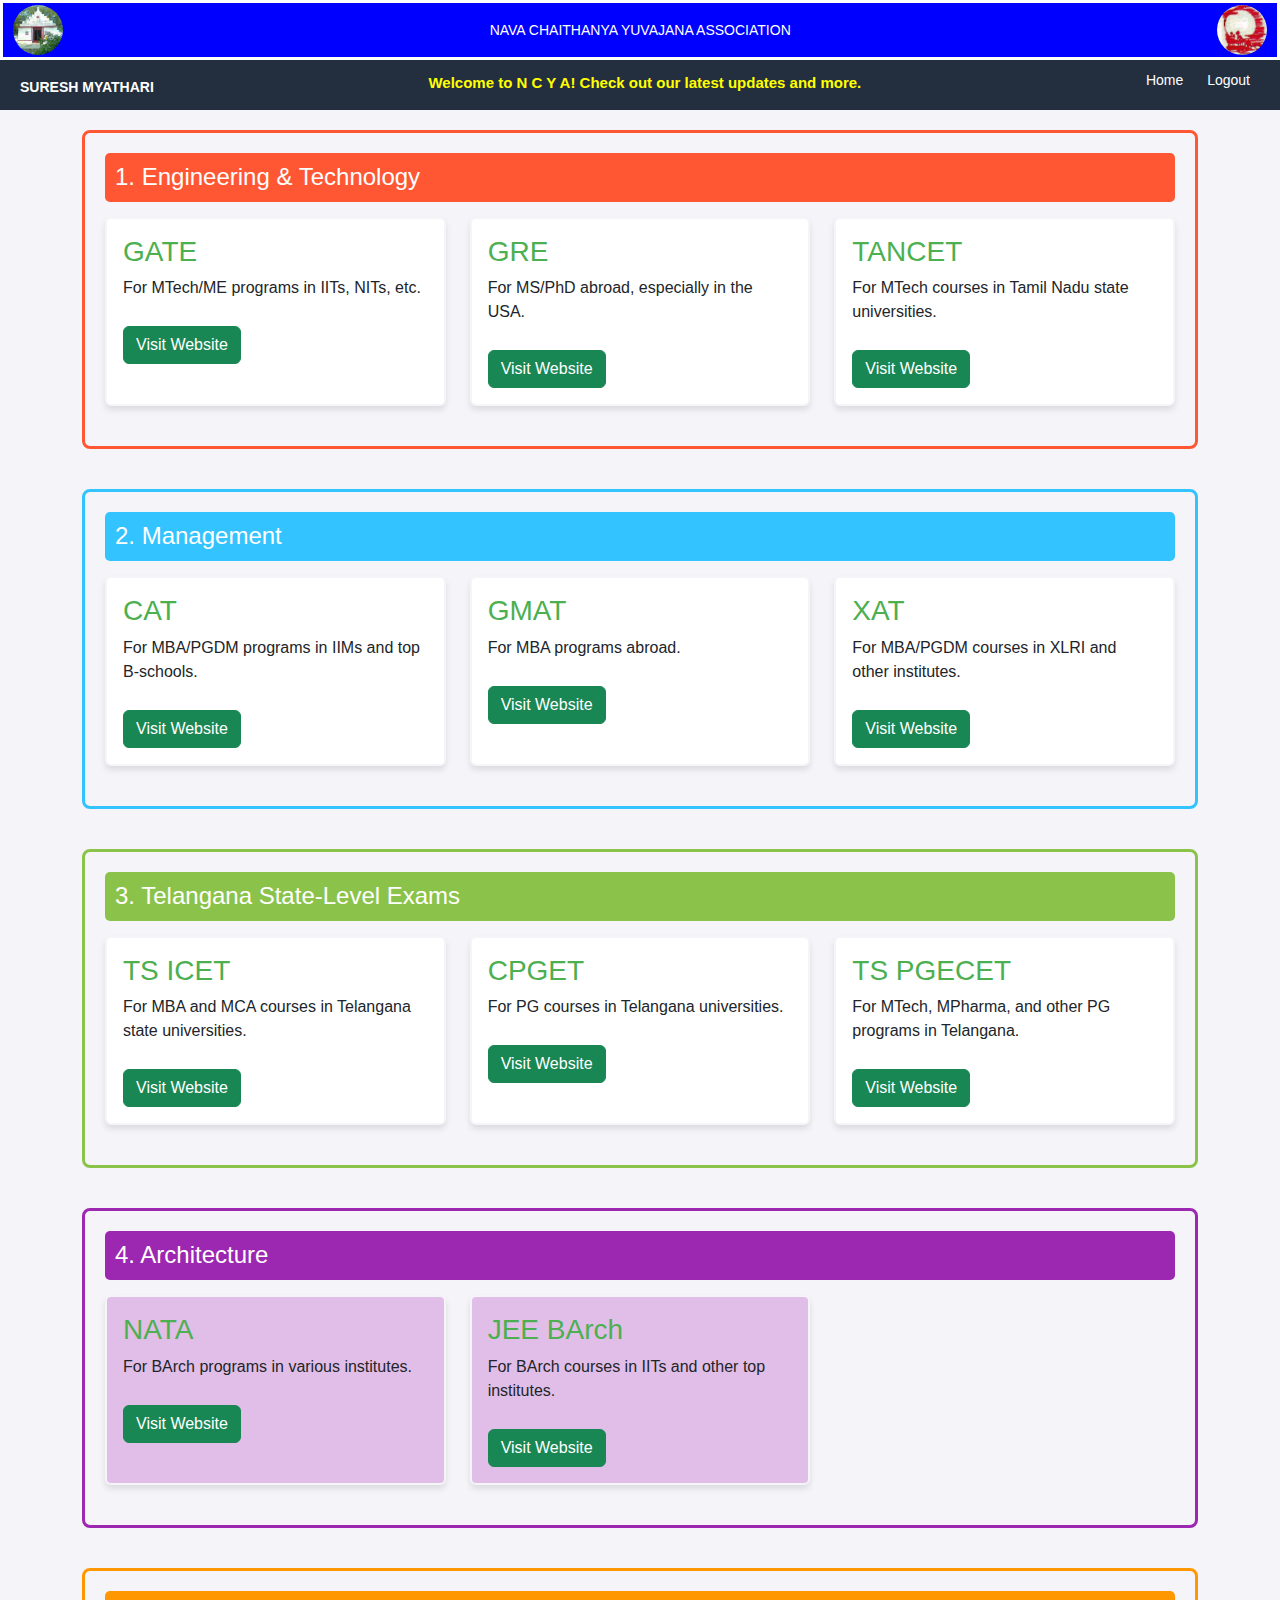
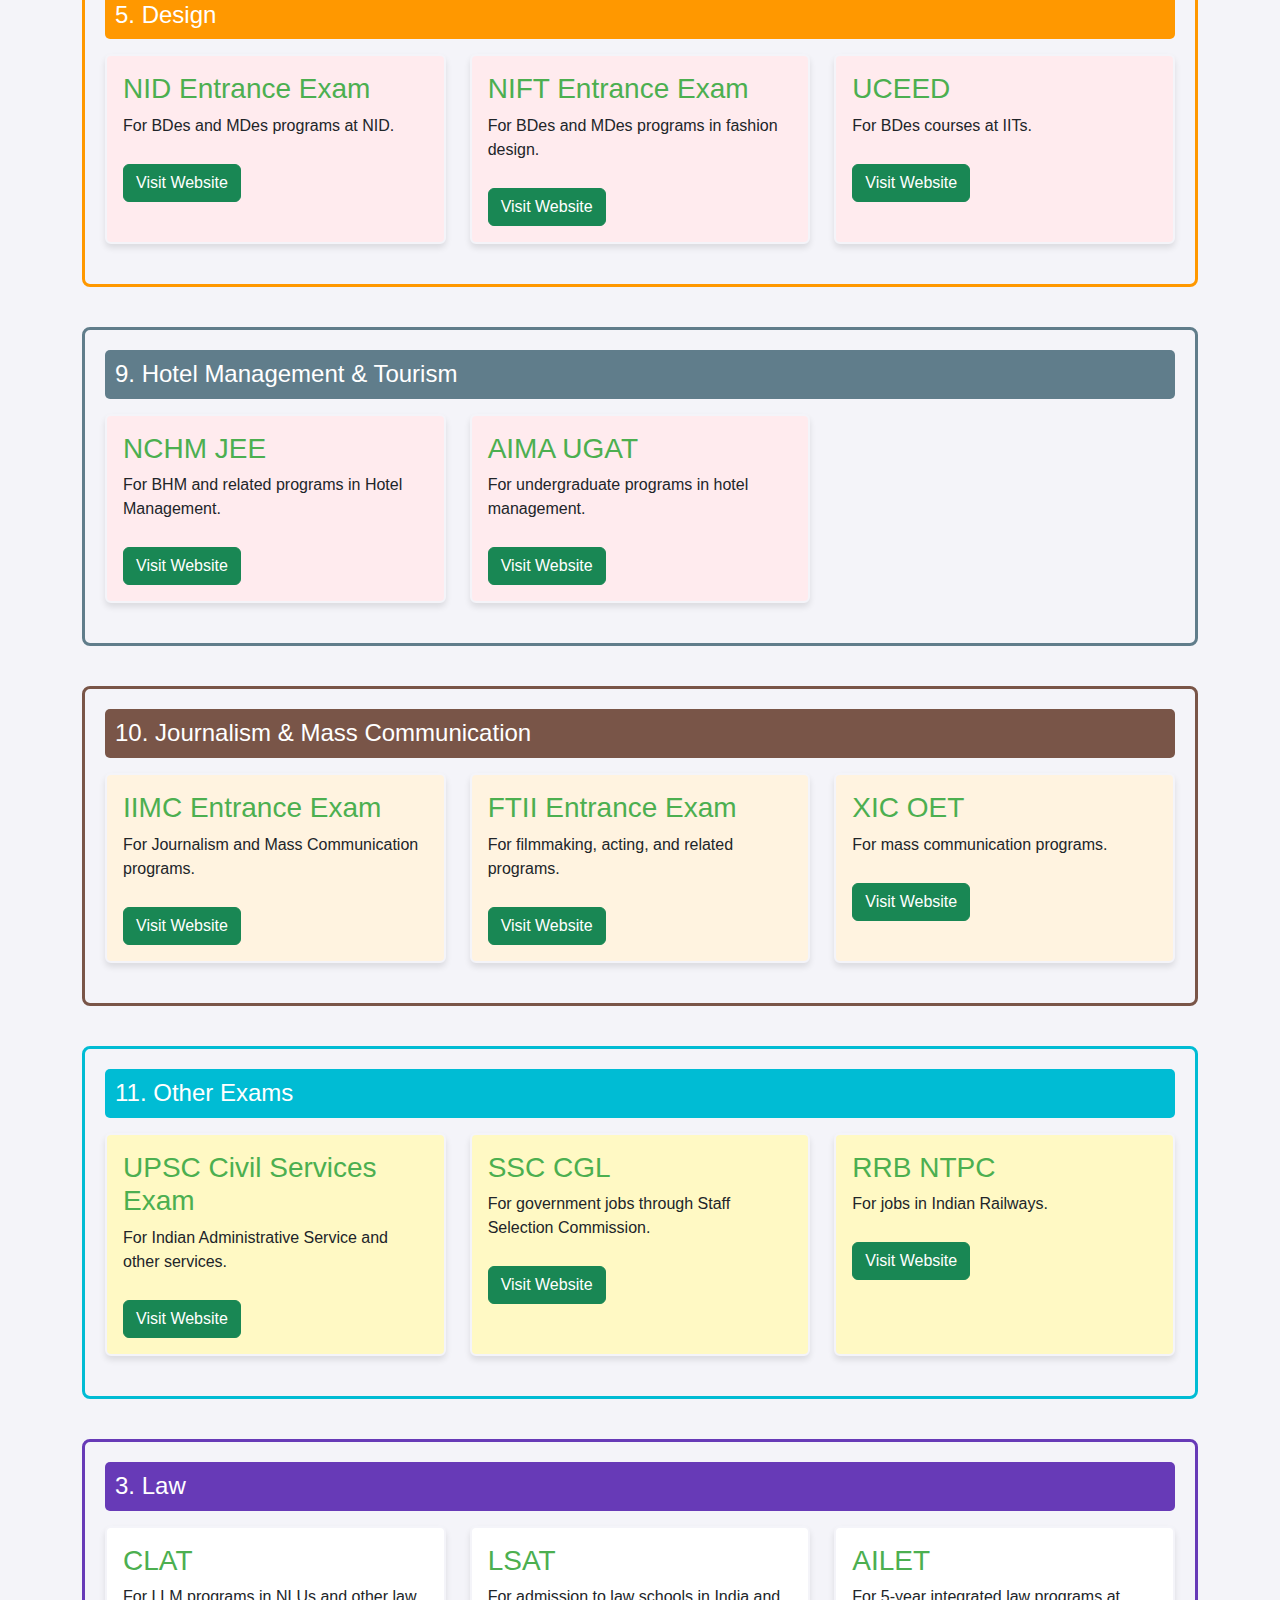
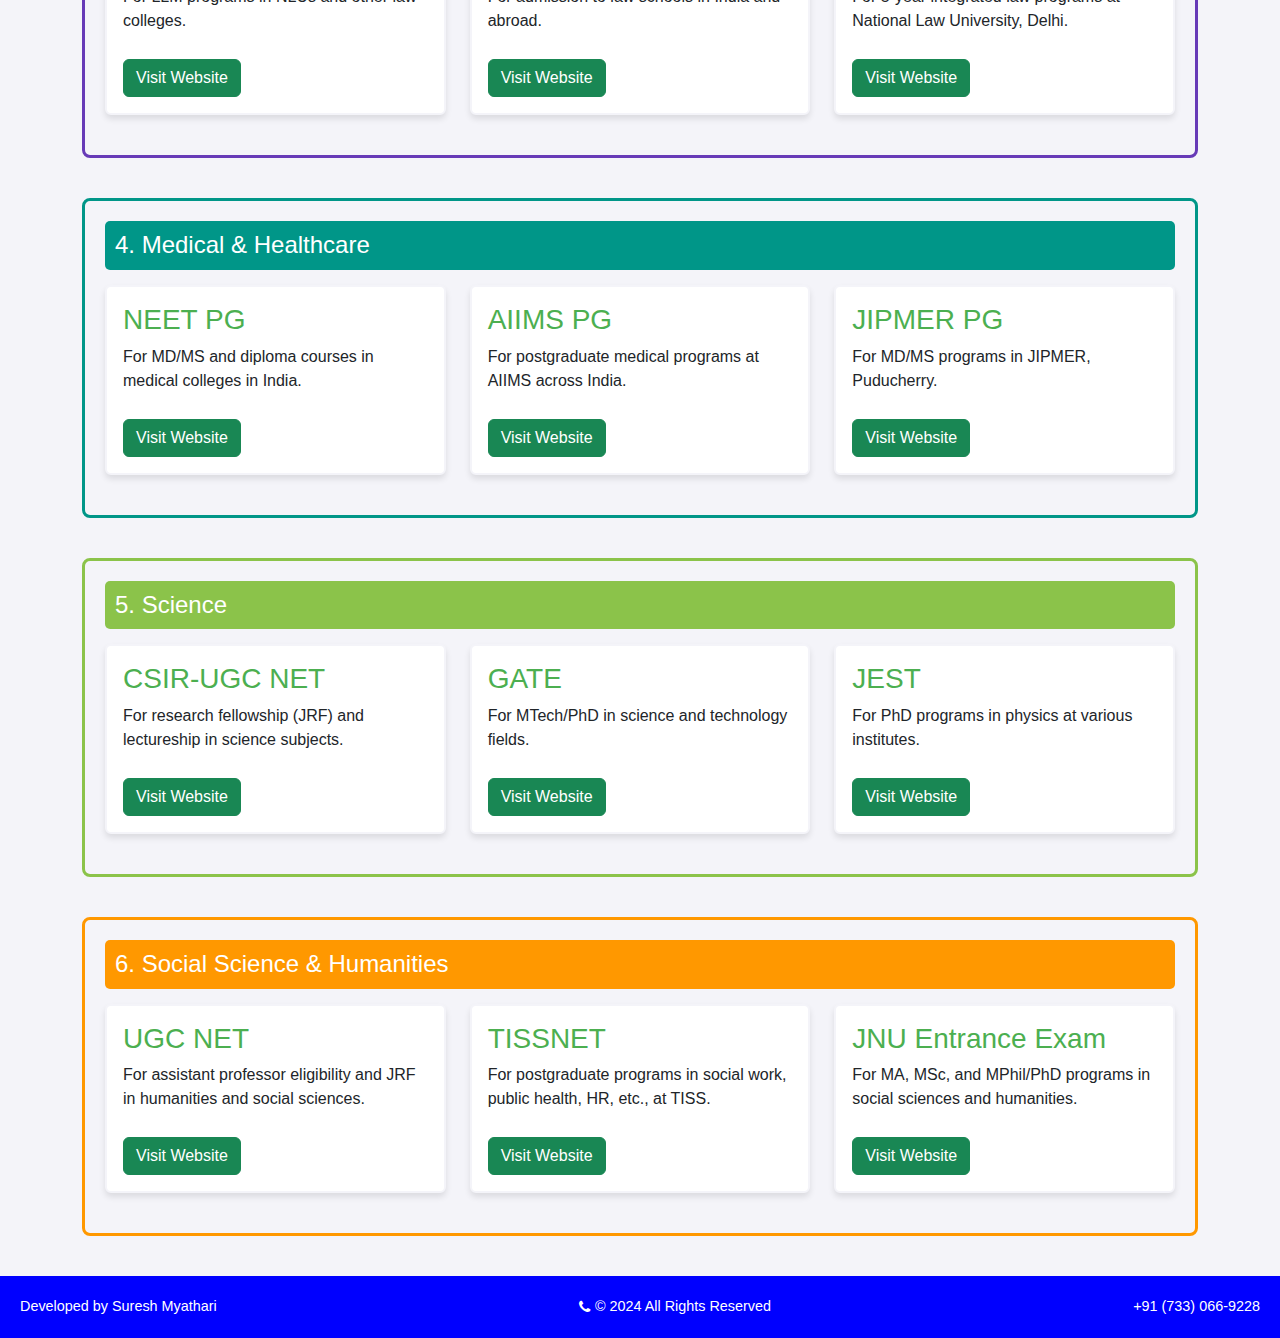
<file: afterUg.html>
<!DOCTYPE html>
<html lang="en">
<head>
    <meta charset="UTF-8">
    <meta name="viewport" content="width=device-width, initial-scale=1.0">
    <title>Entrance Exams After UG</title>
    <!-- Bootstrap CSS -->
    <link href="https://stackpath.bootstrapcdn.com/bootstrap/4.5.2/css/bootstrap.min.css" rel="stylesheet">
    <link rel="stylesheet"
    href="https://cdnjs.cloudflare.com/ajax/libs/font-awesome/4.7.0/css/font-awesome.min.css">

    <!-- Bootstrap CSS -->
    <link href="https://cdn.jsdelivr.net/npm/bootstrap@5.3.0-alpha1/dist/css/bootstrap.min.css" rel="stylesheet">

    <!-- Google Fonts -->
    <link href="https://fonts.googleapis.com/css2?family=Roboto:wght@400;500&family=Open+Sans:wght@300;400;600&display=swap" rel="stylesheet">

    <!-- Custom CSS -->
    <style>
        body {
            font-family: Arial, sans-serif;
            background-color: #f4f4f9;
            margin: 0;
            padding: 0;
        }
        /* header {
            background-color: #4CAF50;
            color: white;
            padding: 20px;
            text-align: center;
            height: 100px;
        } */
        section {
            margin: 20px;
        }
        h2, h3 {
            color: #4CAF50;
        }
        .category {
            margin-bottom: 40px;
            border-radius: 8px;
            padding: 20px;
        }
        .category-header {
            color: white;
            padding: 10px;
            border-radius: 5px;
            font-size: 1.5em;
            margin-bottom: 15px;
        }
        .category .card {
            border: 2px solid #f4f4f9;
            box-shadow: 0 4px 6px rgba(0, 0, 0, 0.1);
            height: 100%; /* Ensures all cards are the same height */
            display: flex;
            flex-direction: column;
            justify-content: space-between;
        }
        .category .card-header {
            background-color: #FFC107;
            color: white;
            font-weight: bold;
            padding: 10px;
            border-radius: 5px;
        }
        .category .card-body {
            flex-grow: 1;
        }
        .btn {
            margin-top: 10px;
        }
        footer {
            text-align: center;
            padding: 20px;
            background-color:blue;
            color: white;
            margin-top: 40px;
        }
        .category .card:hover {
            transform: translateY(-10px);
            box-shadow: 0 8px 15px rgba(0, 0, 0, 0.1);
        }
        .category .col-md-4 {
            margin-bottom: 20px;
        }
        /* Different color borders for each category */
        .engineering { border: 3px solid #FF5733; }
        .management { border: 3px solid #33C3FF; }
        .telangana { border: 3px solid #8BC34A; }
        .architecture { border: 3px solid #9C27B0; }
        .design { border: 3px solid #FF9800; }
        .hotel { border: 3px solid #607D8B; }
        .journalism { border: 3px solid #795548; }
        .other-exams { border: 3px solid #00BCD4; }
        .law { border: 3px solid #673AB7; }
        .medical { border: 3px solid #009688; }
        .science { border: 3px solid #8BC34A; }
        .social-science { border: 3px solid #FF9800; }

        /* Category Header with matching border color */
        .engineering .category-header { background-color: #FF5733; }
        .management .category-header { background-color: #33C3FF; }
        .telangana .category-header { background-color: #8BC34A; }
        .architecture .category-header { background-color: #9C27B0; }
        .design .category-header { background-color: #FF9800; }
        .hotel .category-header { background-color: #607D8B; }
        .journalism .category-header { background-color: #795548; }
        .other-exams .category-header { background-color: #00BCD4; }
        .law .category-header { background-color: #673AB7; }
        .medical .category-header { background-color: #009688; }
        .science .category-header { background-color: #8BC34A; }
        .social-science .category-header { background-color: #FF9800; }
        
        .header-topp {
            display: flex;
            justify-content: space-between;
            padding: 10px 20px;
            background-color: #232f3e;
            font-size: 14px;
        }

        .header-topp a {
            color: #fff;
            text-decoration: none;
            margin: 0 10px;
        }

        .marquee {
            font-size: 15px;
            color: yellow;
            padding: 2px;
            text-align: center;
            animation: blink 2s step-start infinite;
        }
         header1 {
            background: #0056b3;
            color: #fff;
            padding: 5px 0;
            height: 60px;
            max-height: 60px;
        }
    </style>
</head>
<body>
<header1 role="banner" style="display: flex; justify-content: space-between; align-items: center; padding: 10px; background-color: blue; color: blue;border: 3px solid white;">
        <div class="header-image" style="flex-shrink: 0;">
            <img src="assets\Images\temple.jpg" alt="Description of image" style="height: 50px; width: auto; border-radius: 30px;">
        </div>
        
        <div class="title" style="flex: 2; text-align: center; font-size: 14px; color: white;">NAVA CHAITHANYA YUVAJANA ASSOCIATION</div>
        <div class="header-image" style="flex-shrink: 0;">
            <img src="assets\Images\ncyaLogo.jpg" alt="Description of image" style="height: 50px; width: auto; border-radius: 60px;">
        </div>
    </header1>

<header>
    <div class="header-topp">
        <div class="header-top-left">
            <strong style='color: white;'>SURESH MYATHARI <i class="fas fa-smile" style='font-size: 20px; color: yellow'></i></strong>
        </div>
        <div class="marquee">
            <strong>Welcome to N C Y A! Check out our latest updates and more.</strong>
        </div>
        <div class="header-top-right">
            <a href="ncya.html" class="link">Home</a> 
            <a href="index.html" class="link">Logout</a>
        </div>
    </div>
</header>

<section class="container">
    <!-- Engineering & Technology -->
    <div class="category engineering">
        <h2 class="category-header">1. Engineering & Technology</h2>
        <div class="row">
            <div class="col-md-4 col-sm-6">
                <div class="card">
                    <div class="card-body">
                        <h3>GATE</h3>
                        <p>For MTech/ME programs in IITs, NITs, etc.</p>
                        <button class="btn btn-success" onclick="window.open('https://gate.iitk.ac.in/', '_blank')">Visit Website</button>
                    </div>
                </div>
            </div>
            <div class="col-md-4 col-sm-6">
                <div class="card">
                    <div class="card-body">
                        <h3>GRE</h3>
                        <p>For MS/PhD abroad, especially in the USA.</p>
                        <button class="btn btn-success" onclick="window.open('https://www.ets.org/gre', '_blank')">Visit Website</button>
                    </div>
                </div>
            </div>
            <div class="col-md-4 col-sm-6">
                <div class="card">
                    <div class="card-body">
                        <h3>TANCET</h3>
                        <p>For MTech courses in Tamil Nadu state universities.</p>
                        <button class="btn btn-success" onclick="window.open('http://www.tancet.in/', '_blank')">Visit Website</button>
                    </div>
                </div>
            </div>
        </div>
    </div>

    <!-- Management -->
    <div class="category management">
        <h2 class="category-header">2. Management</h2>
        <div class="row">
            <div class="col-md-4 col-sm-6">
                <div class="card">
                    <div class="card-body">
                        <h3>CAT</h3>
                        <p>For MBA/PGDM programs in IIMs and top B-schools.</p>
                        <button class="btn btn-success" onclick="window.open('https://iimcat.ac.in/', '_blank')">Visit Website</button>
                    </div>
                </div>
            </div>
            <div class="col-md-4 col-sm-6">
                <div class="card">
                    <div class="card-body">
                        <h3>GMAT</h3>
                        <p>For MBA programs abroad.</p>
                        <button class="btn btn-success" onclick="window.open('https://www.mba.com', '_blank')">Visit Website</button>
                    </div>
                </div>
            </div>
            <div class="col-md-4 col-sm-6">
                <div class="card">
                    <div class="card-body">
                        <h3>XAT</h3>
                        <p>For MBA/PGDM courses in XLRI and other institutes.</p>
                        <button class="btn btn-success" onclick="window.open('https://xatonline.in/', '_blank')">Visit Website</button>
                    </div>
                </div>
            </div>
        </div>
    </div>

    <!-- Telangana State-Level Exams -->
    <div class="category telangana">
        <h2 class="category-header">3. Telangana State-Level Exams</h2>
        <div class="row">
            <div class="col-md-4 col-sm-6">
                <div class="card">
                    <div class="card-body">
                        <h3>TS ICET</h3>
                        <p>For MBA and MCA courses in Telangana state universities.</p>
                        <button class="btn btn-success" onclick="window.open('https://icet.tsche.ac.in/', '_blank')">Visit Website</button>
                    </div>
                </div>
            </div>
            <div class="col-md-4 col-sm-6">
                <div class="card">
                    <div class="card-body">
                        <h3>CPGET</h3>
                        <p>For PG courses in Telangana universities.</p>
                        <button class="btn btn-success" onclick="window.open('https://cpget.tsche.ac.in/', '_blank')">Visit Website</button>
                    </div>
                </div>
            </div>
            <div class="col-md-4 col-sm-6">
                <div class="card">
                    <div class="card-body">
                        <h3>TS PGECET</h3>
                        <p>For MTech, MPharma, and other PG programs in Telangana.</p>
                        <button class="btn btn-success" onclick="window.open('https://pgecet.tsche.ac.in/', '_blank')">Visit Website</button>
                    </div>
                </div>
            </div>
        </div>
    </div>

    <!-- Architecture -->
    <div class="category architecture">
        <h2 class="category-header">4. Architecture</h2>
        <div class="row">
            <div class="col-md-4 col-sm-6">
                <div class="card" style="background-color: #E1BEE7;">
                    <div class="card-body">
                        <h3>NATA</h3>
                        <p>For BArch programs in various institutes.</p>
                        <button class="btn btn-success" onclick="window.open('https://www.nata.in/', '_blank')">Visit Website</button>
                    </div>
                </div>
            </div>
            <div class="col-md-4 col-sm-6">
                <div class="card" style="background-color: #E1BEE7;">
                    <div class="card-body">
                        <h3>JEE BArch</h3>
                        <p>For BArch courses in IITs and other top institutes.</p>
                        <button class="btn btn-success" onclick="window.open('https://jeemain.nta.nic.in/', '_blank')">Visit Website</button>
                    </div>
                </div>
            </div>
        </div>
    </div>

    <!-- Design -->
    <div class="category design">
        <h2 class="category-header">5. Design</h2>
        <div class="row">
            <div class="col-md-4 col-sm-6">
                <div class="card" style="background-color: #FFEBEE;">
                    <div class="card-body">
                        <h3>NID Entrance Exam</h3>
                        <p>For BDes and MDes programs at NID.</p>
                        <button class="btn btn-success" onclick="window.open('https://www.nid.edu/', '_blank')">Visit Website</button>
                    </div>
                </div>
            </div>
            <div class="col-md-4 col-sm-6">
                <div class="card" style="background-color: #FFEBEE;">
                    <div class="card-body">
                        <h3>NIFT Entrance Exam</h3>
                        <p>For BDes and MDes programs in fashion design.</p>
                        <button class="btn btn-success" onclick="window.open('https://www.nift.ac.in/', '_blank')">Visit Website</button>
                    </div>
                </div>
            </div>
            <div class="col-md-4 col-sm-6">
                <div class="card" style="background-color: #FFEBEE;">
                    <div class="card-body">
                        <h3>UCEED</h3>
                        <p>For BDes courses at IITs.</p>
                        <button class="btn btn-success" onclick="window.open('https://uceed.iitb.ac.in/', '_blank')">Visit Website</button>
                    </div>
                </div>
            </div>
        </div>
    </div>

    <!-- Hotel Management & Tourism -->
    <div class="category hotel">
        <h2 class="category-header">9. Hotel Management & Tourism</h2>
        <div class="row">
            <div class="col-md-4 col-sm-6">
                <div class="card" style="background-color: #FFEBEE;">
                    <div class="card-body">
                        <h3>NCHM JEE</h3>
                        <p>For BHM and related programs in Hotel Management.</p>
                        <button class="btn btn-success" onclick="window.open('https://nchmjee.nta.nic.in/', '_blank')">Visit Website</button>
                    </div>
                </div>
            </div>
            <div class="col-md-4 col-sm-6">
                <div class="card" style="background-color: #FFEBEE;">
                    <div class="card-body">
                        <h3>AIMA UGAT</h3>
                        <p>For undergraduate programs in hotel management.</p>
                        <button class="btn btn-success" onclick="window.open('https://www.aima.in/ugat', '_blank')">Visit Website</button>
                    </div>
                </div>
            </div>
        </div>
    </div>

    <!-- Journalism & Mass Communication -->
    <div class="category journalism">
        <h2 class="category-header">10. Journalism & Mass Communication</h2>
        <div class="row">
            <div class="col-md-4 col-sm-6">
                <div class="card" style="background-color: #FFF3E0;">
                    <div class="card-body">
                        <h3>IIMC Entrance Exam</h3>
                        <p>For Journalism and Mass Communication programs.</p>
                        <button class="btn btn-success" onclick="window.open('https://www.iimc.nic.in/', '_blank')">Visit Website</button>
                    </div>
                </div>
            </div>
            <div class="col-md-4 col-sm-6">
                <div class="card" style="background-color: #FFF3E0;">
                    <div class="card-body">
                        <h3>FTII Entrance Exam</h3>
                        <p>For filmmaking, acting, and related programs.</p>
                        <button class="btn btn-success" onclick="window.open('https://www.ftiindia.com/', '_blank')">Visit Website</button>
                    </div>
                </div>
            </div>
            <div class="col-md-4 col-sm-6">
                <div class="card" style="background-color: #FFF3E0;">
                    <div class="card-body">
                        <h3>XIC OET</h3>
                        <p>For mass communication programs.</p>
                        <button class="btn btn-success" onclick="window.open('https://www.xaviercomm.org/', '_blank')">Visit Website</button>
                    </div>
                </div>
            </div>
        </div>
    </div>

    <!-- Other Exams -->
    <div class="category other-exams">
        <h2 class="category-header">11. Other Exams</h2>
        <div class="row">
            <div class="col-md-4 col-sm-6">
                <div class="card" style="background-color: #FFF9C4;">
                    <div class="card-body">
                        <h3>UPSC Civil Services Exam</h3>
                        <p>For Indian Administrative Service and other services.</p>
                        <button class="btn btn-success" onclick="window.open('https://www.upsc.gov.in/', '_blank')">Visit Website</button>
                    </div>
                </div>
            </div>
            <div class="col-md-4 col-sm-6">
                <div class="card" style="background-color: #FFF9C4;">
                    <div class="card-body">
                        <h3>SSC CGL</h3>
                        <p>For government jobs through Staff Selection Commission.</p>
                        <button class="btn btn-success" onclick="window.open('https://ssc.nic.in/', '_blank')">Visit Website</button>
                    </div>
                </div>
            </div>
            <div class="col-md-4 col-sm-6">
                <div class="card" style="background-color: #FFF9C4;">
                    <div class="card-body">
                        <h3>RRB NTPC</h3>
                        <p>For jobs in Indian Railways.</p>
                        <button class="btn btn-success" onclick="window.open('https://www.rrbcdg.gov.in/', '_blank')">Visit Website</button>
                    </div>
                </div>
            </div>
        </div>
    </div>
    
    <!-- Law -->
    <div class="category law">
        <h2 class="category-header">3. Law</h2>
        <div class="row">
            <div class="col-md-4 col-sm-6">
                <div class="card">
                    <div class="card-body">
                        <h3>CLAT</h3>
                        <p>For LLM programs in NLUs and other law colleges.</p>
                        <button class="btn btn-success" onclick="window.open('https://consortiumofnlus.ac.in/', '_blank')">Visit Website</button>
                    </div>
                </div>
            </div>
            <div class="col-md-4 col-sm-6">
                <div class="card">
                    <div class="card-body">
                        <h3>LSAT</h3>
                        <p>For admission to law schools in India and abroad.</p>
                        <button class="btn btn-success" onclick="window.open('https://www.lsac.org/lsat', '_blank')">Visit Website</button>
                    </div>
                </div>
            </div>
            <div class="col-md-4 col-sm-6">
                <div class="card">
                    <div class="card-body">
                        <h3>AILET</h3>
                        <p>For 5-year integrated law programs at National Law University, Delhi.</p>
                        <button class="btn btn-success" onclick="window.open('https://nludelhi.ac.in/', '_blank')">Visit Website</button>
                    </div>
                </div>
            </div>
        </div>
    </div>

    <!-- Medical & Healthcare -->
    <div class="category medical">
        <h2 class="category-header">4. Medical & Healthcare</h2>
        <div class="row">
            <div class="col-md-4 col-sm-6">
                <div class="card">
                    <div class="card-body">
                        <h3>NEET PG</h3>
                        <p>For MD/MS and diploma courses in medical colleges in India.</p>
                        <button class="btn btn-success" onclick="window.open('https://neet.nta.nic.in/', '_blank')">Visit Website</button>
                    </div>
                </div>
            </div>
            <div class="col-md-4 col-sm-6">
                <div class="card">
                    <div class="card-body">
                        <h3>AIIMS PG</h3>
                        <p>For postgraduate medical programs at AIIMS across India.</p>
                        <button class="btn btn-success" onclick="window.open('https://www.aiimsexams.ac.in/', '_blank')">Visit Website</button>
                    </div>
                </div>
            </div>
            <div class="col-md-4 col-sm-6">
                <div class="card">
                    <div class="card-body">
                        <h3>JIPMER PG</h3>
                        <p>For MD/MS programs in JIPMER, Puducherry.</p>
                        <button class="btn btn-success" onclick="window.open('https://jipmer.edu.in/', '_blank')">Visit Website</button>
                    </div>
                </div>
            </div>
        </div>
    </div>

    <!-- Science -->
    <div class="category science">
        <h2 class="category-header">5. Science</h2>
        <div class="row">
            <div class="col-md-4 col-sm-6">
                <div class="card">
                    <div class="card-body">
                        <h3>CSIR-UGC NET</h3>
                        <p>For research fellowship (JRF) and lectureship in science subjects.</p>
                        <button class="btn btn-success" onclick="window.open('https://csirhrdg.res.in/', '_blank')">Visit Website</button>
                    </div>
                </div>
            </div>
            <div class="col-md-4 col-sm-6">
                <div class="card">
                    <div class="card-body">
                        <h3>GATE</h3>
                        <p>For MTech/PhD in science and technology fields.</p>
                        <button class="btn btn-success" onclick="window.open('https://gate.iitk.ac.in/', '_blank')">Visit Website</button>
                    </div>
                </div>
            </div>
            <div class="col-md-4 col-sm-6">
                <div class="card">
                    <div class="card-body">
                        <h3>JEST</h3>
                        <p>For PhD programs in physics at various institutes.</p>
                        <button class="btn btn-success" onclick="window.open('https://www.jest.org.in/', '_blank')">Visit Website</button>
                    </div>
                </div>
            </div>
        </div>
    </div>

    <!-- Social Science & Humanities -->
    <div class="category social-science">
        <h2 class="category-header">6. Social Science & Humanities</h2>
        <div class="row">
            <div class="col-md-4 col-sm-6">
                <div class="card">
                    <div class="card-body">
                        <h3>UGC NET</h3>
                        <p>For assistant professor eligibility and JRF in humanities and social sciences.</p>
                        <button class="btn btn-success" onclick="window.open('https://ugcnet.nta.nic.in/', '_blank')">Visit Website</button>
                    </div>
                </div>
            </div>
            <div class="col-md-4 col-sm-6">
                <div class="card">
                    <div class="card-body">
                        <h3>TISSNET</h3>
                        <p>For postgraduate programs in social work, public health, HR, etc., at TISS.</p>
                        <button class="btn btn-success" onclick="window.open('https://www.tiss.edu/', '_blank')">Visit Website</button>
                    </div>
                </div>
            </div>
            <div class="col-md-4 col-sm-6">
                <div class="card">
                    <div class="card-body">
                        <h3>JNU Entrance Exam</h3>
                        <p>For MA, MSc, and MPhil/PhD programs in social sciences and humanities.</p>
                        <button class="btn btn-success" onclick="window.open('https://www.jnu.ac.in/', '_blank')">Visit Website</button>
                    </div>
                </div>
            </div>
        </div>
    </div>

</section>

<!-- Footer -->
<footer role="contentinfo" style="display: flex; justify-content: space-between; align-items: center; font-size: 0.9em;">
    <p style="margin: 0;">Developed by Suresh Myathari</p>
    <span style="display: flex; align-items: center;">
        <i class="fa fa-phone" style="margin-right: 5px;"></i>
        <span>&copy; 2024 All Rights Reserved</span>
    </span>
    <p style="margin: 0; text-align: center;">+91 (733) 066-9228</p>
</footer>

<!-- Bootstrap JS and dependencies -->
<script src="https://code.jquery.com/jquery-3.5.1.slim.min.js"></script>
<script src="https://cdn.jsdelivr.net/npm/@popperjs/core@2.5.2/dist/umd/popper.min.js"></script>
<script src="https://stackpath.bootstrapcdn.com/bootstrap/4.5.2/js/bootstrap.min.js"></script>

</body>
</html>
</file>
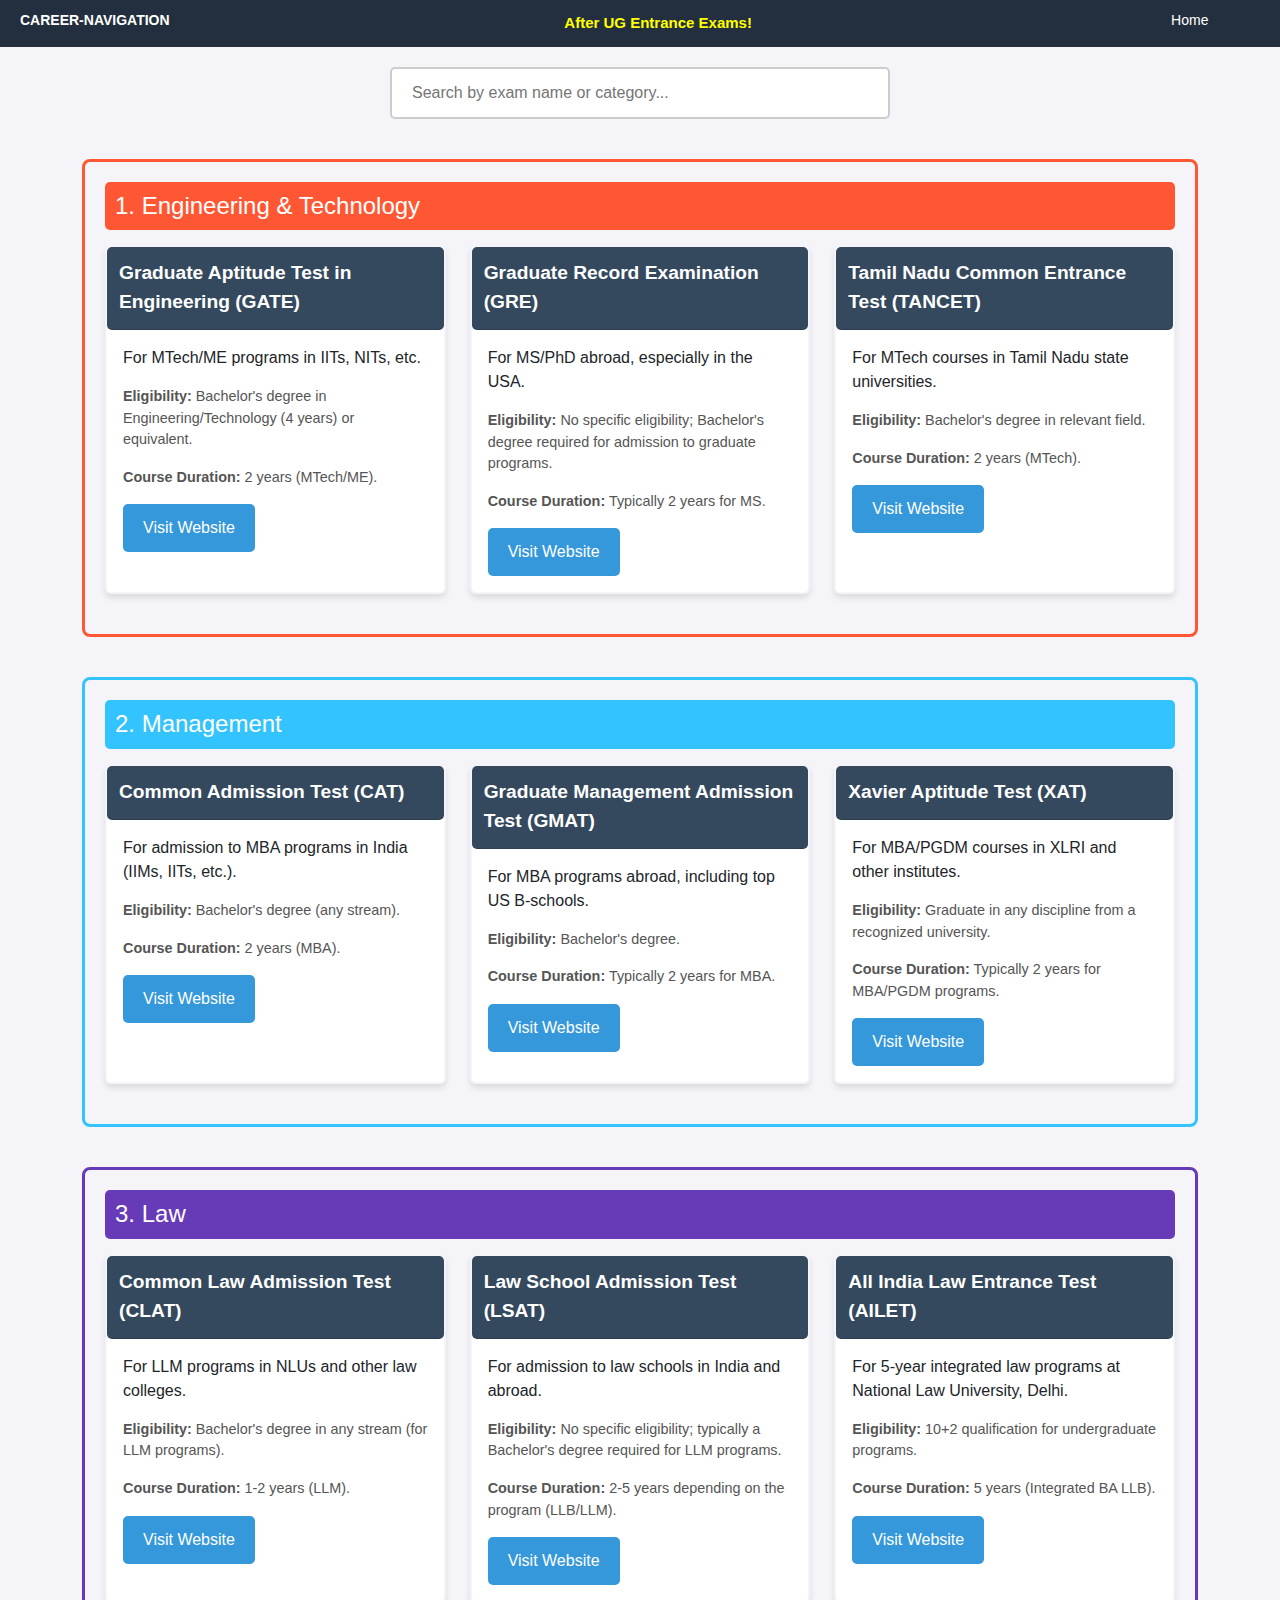
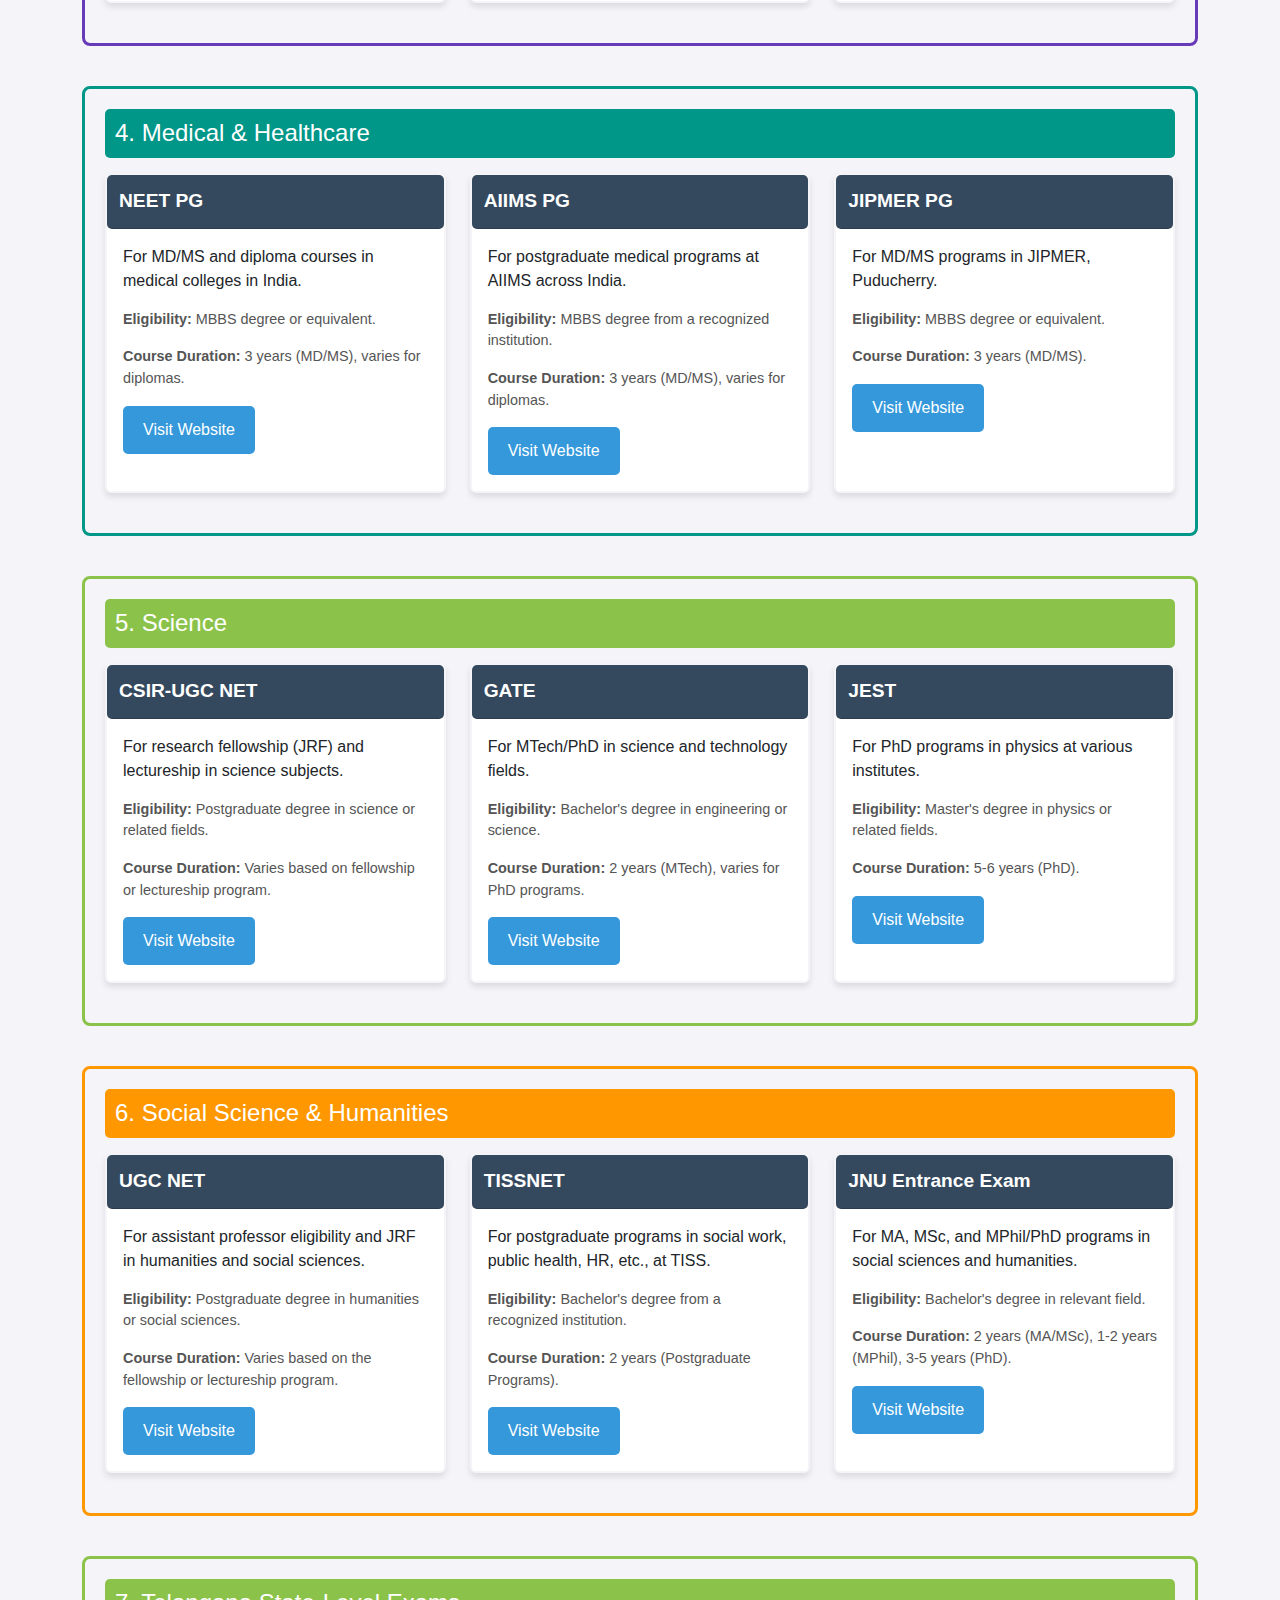
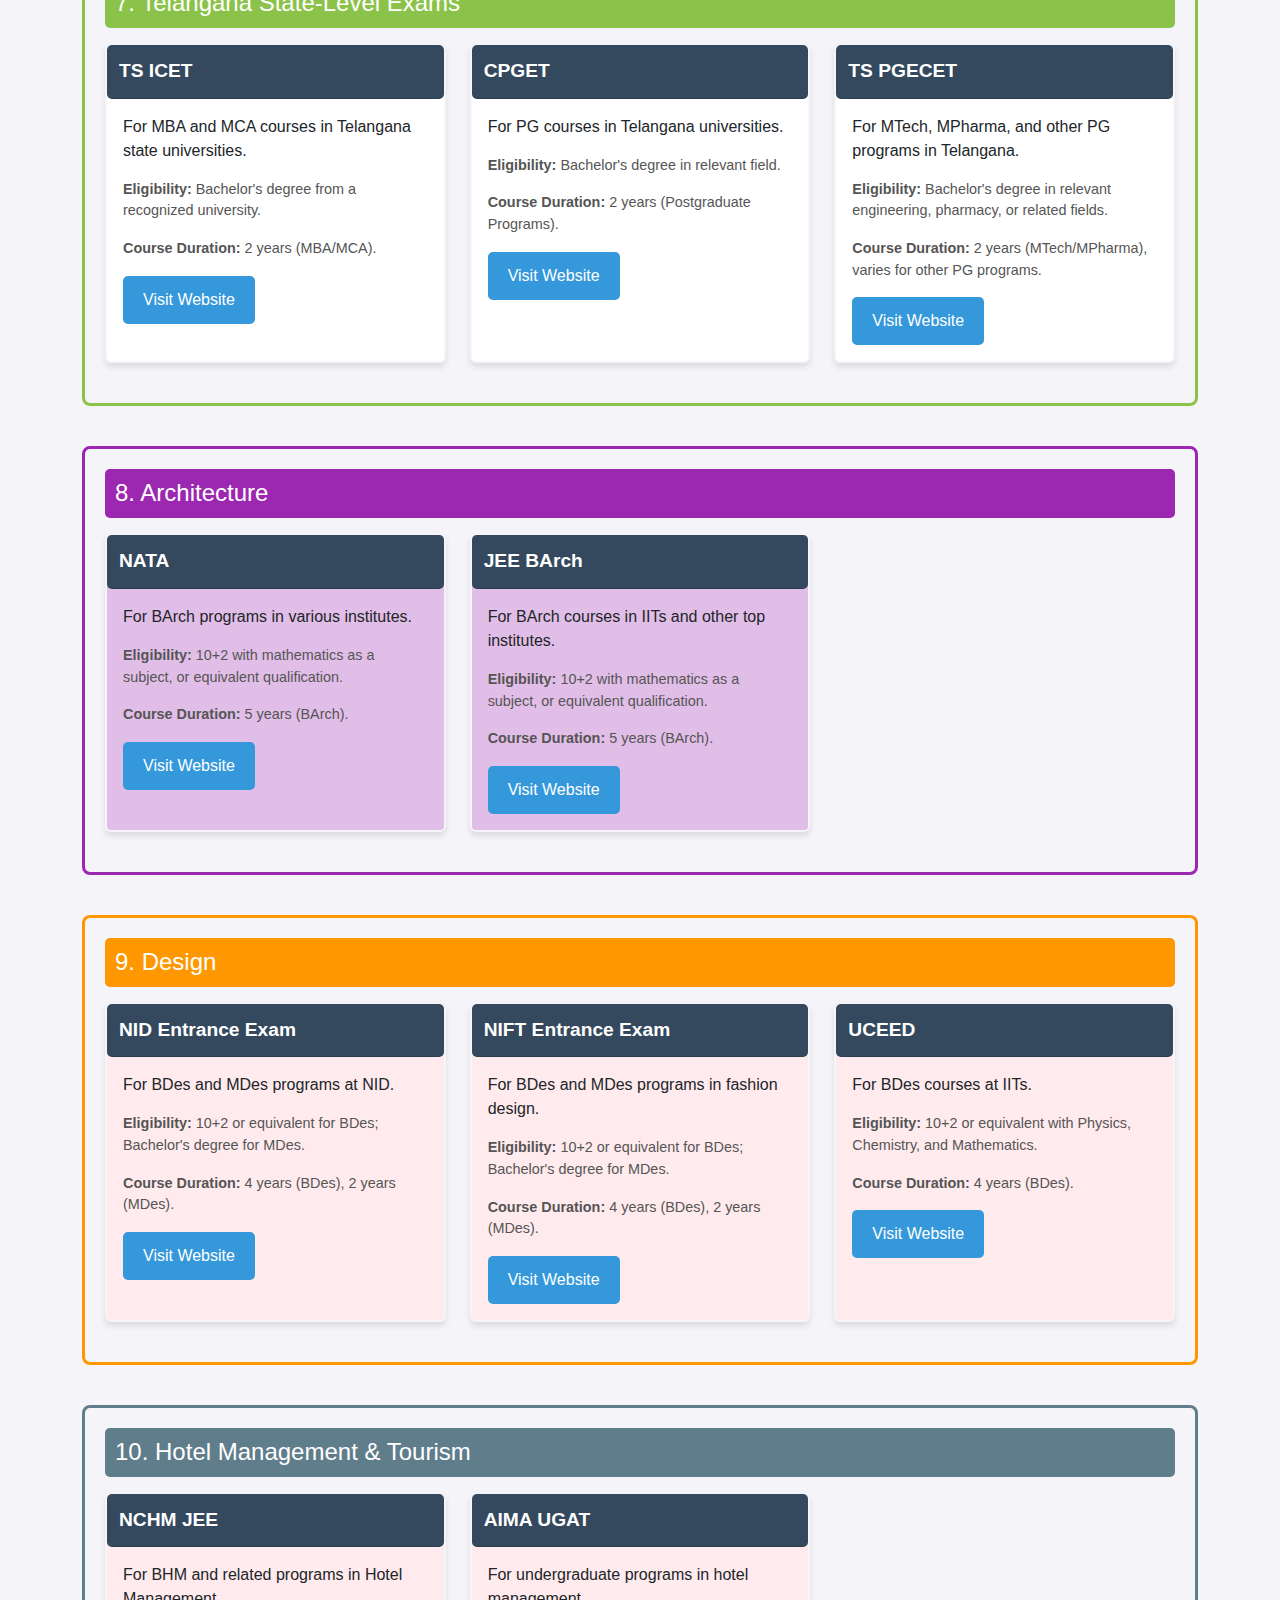
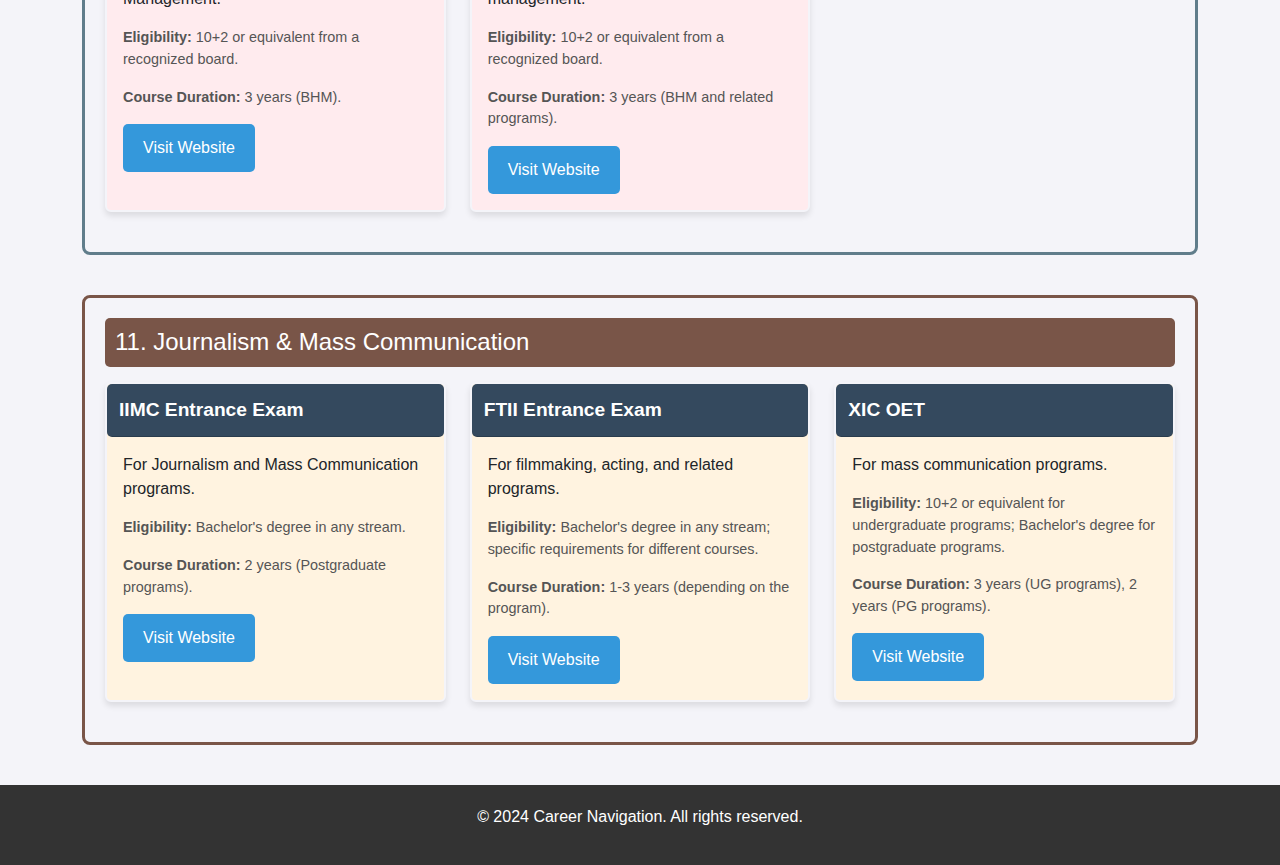
<file: afterUgEe.html>
<!DOCTYPE html>
<html lang="en">
<head>
    <meta charset="UTF-8">
    <meta name="viewport" content="width=device-width, initial-scale=1.0">
    <link rel="stylesheet"
	href="https://cdnjs.cloudflare.com/ajax/libs/font-awesome/4.7.0/css/font-awesome.min.css">
	<link rel="stylesheet" tyep="text/css" href="style.css" />
	<link rel="stylesheet"
	href="https://cdnjs.cloudflare.com/ajax/libs/font-awesome/4.7.0/css/font-awesome.min.css">
	<link rel="stylesheet" tyep="text/css" href="style.css" />
	 <script type="text/javascript" src="https://translate.google.com/translate_a/element.js?cb=googleTranslateElementInit"></script>
	<!-- Bootstrap CSS -->
    <link href="https://cdn.jsdelivr.net/npm/bootstrap@5.3.0-alpha1/dist/css/bootstrap.min.css" rel="stylesheet">
	    <link href="https://fonts.googleapis.com/css2?family=Roboto:wght@400;500&family=Open+Sans:wght@300;400;600&display=swap" rel="stylesheet">
	
    <title>UG Exams and Eligibility</title>
    <style>
        body {
            font-family: Arial, sans-serif;
            background-color: #f4f4f9;
            margin: 0;
            padding: 0;
        }
        header {
            background-color: #2C3E50; /* Professional shade */
            color: white;
            padding: 20px;
            text-align: center;
            height: 100px;
        }
        section {
            margin: 20px;
        }
        h2, h3 {
            color: #2C3E50; /* Matching header color */
        }
        .category {
            margin-bottom: 40px;
            border-radius: 8px;
            padding: 20px;
        }
        .category-header {
            color: white;
            padding: 10px;
            border-radius: 5px;
            font-size: 1.5em;
            margin-bottom: 15px;
        }
        .category .card {
            border: 2px solid #f4f4f9;
            box-shadow: 0 4px 6px rgba(0, 0, 0, 0.1);
            height: 100%; /* Ensures all cards are the same height */
            display: flex;
            flex-direction: column;
            justify-content: space-between;
        }
        .category .card-header {
            background-color: #34495E; /* Subtle dark blue-gray */
            color: white;
            font-weight: bold;
            padding: 12px;
            border-radius: 5px;
            font-size: 1.2em;
        }
        .category .card-body {
            flex-grow: 1;
        }
        footer {
            text-align: center;
            padding: 20px;
            background-color: #333;
            color: white;
            margin-top: 40px;
        }
        .category .card:hover {
            transform: translateY(-10px);
            box-shadow: 0 8px 15px rgba(0, 0, 0, 0.1);
        }
        .category .col-md-4 {
            margin-bottom: 20px;
        }

        /* Category colors */
        .engineering { border: 3px solid #FF5733; }
        .management { border: 3px solid #33C3FF; }
        .telangana { border: 3px solid #8BC34A; }
        .architecture { border: 3px solid #9C27B0; }
        .design { border: 3px solid #FF9800; }
        .hotel { border: 3px solid #607D8B; }
        .journalism { border: 3px solid #795548; }
        .other-exams { border: 3px solid #00BCD4; }
        .law { border: 3px solid #673AB7; }
        .medical { border: 3px solid #009688; }
        .science { border: 3px solid #8BC34A; }
        .social-science { border: 3px solid #FF9800; }

        /* Category Header with matching border color */
        .engineering .category-header { background-color: #FF5733; }
        .management .category-header { background-color: #33C3FF; }
        .telangana .category-header { background-color: #8BC34A; }
        .architecture .category-header { background-color: #9C27B0; }
        .design .category-header { background-color: #FF9800; }
        .hotel .category-header { background-color: #607D8B; }
        .journalism .category-header { background-color: #795548; }
        .other-exams .category-header { background-color: #00BCD4; }
        .law .category-header { background-color: #673AB7; }
        .medical .category-header { background-color: #009688; }
        .science .category-header { background-color: #8BC34A; }
        .social-science .category-header { background-color: #FF9800; }

        /* Button Styling */
        .btn {
            background-color: #3498DB; /* Stylish blue */
            color: white;
            border: none;
            padding: 12px 20px;
            font-size: 1em;
            cursor: pointer;
            border-radius: 5px;
            transition: all 0.3s ease;
        }
        .btn:hover {
            background-color: #2980B9; /* Darker blue on hover */
            transform: scale(1.05);
        }
        .btn:focus {
            outline: none;
        }

        /* Add some spacing for the exam info */
        .exam-info {
            font-size: 0.9em;
            color: #555;
            margin-top: 10px;
        }
        .exam-info span {
            font-weight: bold;
        }

        /* Search Bar Styling */
        .search-container {
            margin: 20px;
            text-align: center;
        }
        .search-container input[type="text"] {
            padding: 12px 20px;
            font-size: 1em;
            width: 80%;
            max-width: 500px;
            border-radius: 5px;
            border: 2px solid #ccc;
            margin-bottom: 20px;
            transition: all 0.3s ease;
        }
        .search-container input[type="text"]:focus {
            outline: none;
            border-color: #3498DB;
        }
        #no-results {
            text-align: center;
            font-size: 1.2em;
            color: #e74c3c;
            display: none;
        }
        .header-topp {
            display: flex;
            justify-content: space-between;
            padding: 10px 20px;
            background-color: #232f3e;
            font-size: 14px;
        }

        .header-topp a {
            color: #fff;
            text-decoration: none;
            margin: 0 10px;
        }
        
        /* Google Translate Element Styling */
        #google_translate_element {
            display: inline-block;
            padding: 3px 8px; /* Reduce padding */
            border-radius: 5px;
            font-size: 12px; /* Reduce font size */
            cursor: pointer;
            margin-left: 10px; /* Space between language and other items */
        }

        /* Styling the select dropdown box */
        .goog-te-combo {
             margin-top:2px;
            vertical-align:top;
            display:inline-block;
            max-width:10px;
        }
        .goog-te-gadget-simple .goog-te-menu-value span {
    display: none;
}

.goog-te-gadget-simple {
    width: 180px; /* Set the width for the circle */
    height: 30px; /* Set the height for the circle */
    overflow: hidden;
    text-align: center;
    display: inline-flex;
    align-items: center;
    justify-content: center;
    background-color: #f1f1f1; /* Optional: Add background color */
    font-size: 12px; /* Adjust font size to fit */
}
    </style>
</head>
<body>

    <div class="header-topp">
        <div class="header-top-left">
            <strong style='color: white;'>CAREER-NAVIGATION </strong>
        </div>
        <div class="marquee">
            <strong>After UG Entrance Exams!</strong>
        </div>
       <div class="menu-right">
        <a href="index.html" class="link">
            <i class="fas fa-home"></i> Home
        </a>
        &nbsp;&nbsp;
          <div id="google_translate_element"></div> 
    </div>
    </div>

    <div class="search-container">
        <input type="text" id="search-bar" oninput="filterExams()" placeholder="Search by exam name or category..." />
        <div id="no-results">No results found</div>
    </div>

    <section class="container">
        <!-- Engineering & Technology -->
        <div class="category engineering" data-category-title="Engineering & Technology">
            <h2 class="category-header">1. Engineering & Technology</h2>
            <div class="row">
                <div class="col-md-4 col-sm-6">
                    <div class="card" data-job-title="GATE">
                        <div class="card-header">Graduate Aptitude Test in Engineering (GATE)</div>
                        <div class="card-body">
                            <p>For MTech/ME programs in IITs, NITs, etc.</p>
                            <div class="exam-info">
                                <p><span>Eligibility:</span> Bachelor's degree in Engineering/Technology (4 years) or equivalent.</p>
                                <p><span>Course Duration:</span> 2 years (MTech/ME).</p>
                            </div>
                            <button class="btn" onclick="window.open('https://gate.iitk.ac.in/', '_blank')">Visit Website</button>
                        </div>
                    </div>
                </div>
                <div class="col-md-4 col-sm-6">
                    <div class="card" data-job-title="GRE">
                        <div class="card-header">Graduate Record Examination (GRE)</div>
                        <div class="card-body">
                            <p>For MS/PhD abroad, especially in the USA.</p>
                            <div class="exam-info">
                                <p><span>Eligibility:</span> No specific eligibility; Bachelor's degree required for admission to graduate programs.</p>
                                <p><span>Course Duration:</span> Typically 2 years for MS.</p>
                            </div>
                            <button class="btn" onclick="window.open('https://www.ets.org/gre', '_blank')">Visit Website</button>
                        </div>
                    </div>
                </div>
                <div class="col-md-4 col-sm-6">
                    <div class="card" data-job-title="TANCET">
                        <div class="card-header">Tamil Nadu Common Entrance Test (TANCET)</div>
                        <div class="card-body">
                            <p>For MTech courses in Tamil Nadu state universities.</p>
                            <div class="exam-info">
                                <p><span>Eligibility:</span> Bachelor's degree in relevant field.</p>
                                <p><span>Course Duration:</span> 2 years (MTech).</p>
                            </div>
                            <button class="btn" onclick="window.open('http://www.tancet.in/', '_blank')">Visit Website</button>
                        </div>
                    </div>
                </div>
            </div>
        </div>

        <!-- Management Exams -->
        <div class="category management" data-category-title="Management">
            <h2 class="category-header">2. Management</h2>
            <div class="row">
                <div class="col-md-4 col-sm-6">
                    <div class="card" data-job-title="CAT">
                        <div class="card-header">Common Admission Test (CAT)</div>
                        <div class="card-body">
                            <p>For admission to MBA programs in India (IIMs, IITs, etc.).</p>
                            <div class="exam-info">
                                <p><span>Eligibility:</span> Bachelor's degree (any stream).</p>
                                <p><span>Course Duration:</span> 2 years (MBA).</p>
                            </div>
                            <button class="btn" onclick="window.open('https://iimcat.ac.in/', '_blank')">Visit Website</button>
                        </div>
                    </div>
                </div>
                <div class="col-md-4 col-sm-6">
                    <div class="card" data-job-title="GMAT">
                        <div class="card-header">Graduate Management Admission Test (GMAT)</div>
                        <div class="card-body">
                            <p>For MBA programs abroad, including top US B-schools.</p>
                            <div class="exam-info">
                                <p><span>Eligibility:</span> Bachelor's degree.</p>
                                <p><span>Course Duration:</span> Typically 2 years for MBA.</p>
                            </div>
                            <button class="btn" onclick="window.open('https://www.mba.com/', '_blank')">Visit Website</button>
                        </div>
                    </div>
                </div>
                <div class="col-md-4 col-sm-6">
    <div class="card" data-job-title="XAT">
        <div class="card-header">Xavier Aptitude Test (XAT)</div>
        <div class="card-body">
            <p>For MBA/PGDM courses in XLRI and other institutes.</p>
            <div class="exam-info">
                <p><span>Eligibility:</span> Graduate in any discipline from a recognized university.</p>
                <p><span>Course Duration:</span> Typically 2 years for MBA/PGDM programs.</p>
            </div>
            <button class="btn" onclick="window.open('https://xatonline.in/', '_blank')">Visit Website</button>
        </div>
    </div>
</div>
                
 </div>
</div>

<!-- Law -->
<div class="category law" data-category-title="Law">
    <h2 class="category-header">3. Law</h2>
    <div class="row">
        <div class="col-md-4 col-sm-6">
            <div class="card" data-job-title="CLAT">
                <div class="card-header">Common Law Admission Test (CLAT)</div>
                <div class="card-body">
                    <p>For LLM programs in NLUs and other law colleges.</p>
                    <div class="exam-info">
                        <p><span>Eligibility:</span> Bachelor's degree in any stream (for LLM programs).</p>
                        <p><span>Course Duration:</span> 1-2 years (LLM).</p>
                    </div>
                    <button class="btn btn-success" onclick="window.open('https://consortiumofnlus.ac.in/', '_blank')">Visit Website</button>
                </div>
            </div>
        </div>
        <div class="col-md-4 col-sm-6">
            <div class="card" data-job-title="LSAT">
                <div class="card-header">Law School Admission Test (LSAT)</div>
                <div class="card-body">
                    <p>For admission to law schools in India and abroad.</p>
                    <div class="exam-info">
                        <p><span>Eligibility:</span> No specific eligibility; typically a Bachelor's degree required for LLM programs.</p>
                        <p><span>Course Duration:</span> 2-5 years depending on the program (LLB/LLM).</p>
                    </div>
                    <button class="btn btn-success" onclick="window.open('https://www.lsac.org/lsat', '_blank')">Visit Website</button>
                </div>
            </div>
        </div>
        <div class="col-md-4 col-sm-6">
            <div class="card" data-job-title="AILET">
                <div class="card-header">All India Law Entrance Test (AILET)</div>
                <div class="card-body">
                    <p>For 5-year integrated law programs at National Law University, Delhi.</p>
                    <div class="exam-info">
                        <p><span>Eligibility:</span> 10+2 qualification for undergraduate programs.</p>
                        <p><span>Course Duration:</span> 5 years (Integrated BA LLB).</p>
                    </div>
                    <button class="btn btn-success" onclick="window.open('https://nludelhi.ac.in/', '_blank')">Visit Website</button>
                </div>
            </div>
        </div>
    </div>
</div>

<!-- Medical & Healthcare -->
<div class="category medical" data-category-title="Medical & Healthcare">
    <h2 class="category-header">4. Medical & Healthcare</h2>
    <div class="row">
        <div class="col-md-4 col-sm-6">
            <div class="card" data-job-title="NEET PG">
                <div class="card-header">NEET PG</div>
                <div class="card-body">
                    <p>For MD/MS and diploma courses in medical colleges in India.</p>
                    <div class="exam-info">
                        <p><span>Eligibility:</span> MBBS degree or equivalent.</p>
                        <p><span>Course Duration:</span> 3 years (MD/MS), varies for diplomas.</p>
                    </div>
                    <button class="btn btn-success" onclick="window.open('https://neet.nta.nic.in/', '_blank')">Visit Website</button>
                </div>
            </div>
        </div>
        <div class="col-md-4 col-sm-6">
            <div class="card" data-job-title="AIIMS PG">
                <div class="card-header">AIIMS PG</div>
                <div class="card-body">
                    <p>For postgraduate medical programs at AIIMS across India.</p>
                    <div class="exam-info">
                        <p><span>Eligibility:</span> MBBS degree from a recognized institution.</p>
                        <p><span>Course Duration:</span> 3 years (MD/MS), varies for diplomas.</p>
                    </div>
                    <button class="btn btn-success" onclick="window.open('https://www.aiimsexams.ac.in/', '_blank')">Visit Website</button>
                </div>
            </div>
        </div>
        <div class="col-md-4 col-sm-6">
            <div class="card" data-job-title="JIPMER PG">
                <div class="card-header">JIPMER PG</div>
                <div class="card-body">
                    <p>For MD/MS programs in JIPMER, Puducherry.</p>
                    <div class="exam-info">
                        <p><span>Eligibility:</span> MBBS degree or equivalent.</p>
                        <p><span>Course Duration:</span> 3 years (MD/MS).</p>
                    </div>
                    <button class="btn btn-success" onclick="window.open('https://jipmer.edu.in/', '_blank')">Visit Website</button>
                </div>
            </div>
        </div>
    </div>
</div>

<!-- Science -->
<div class="category science" data-category-title="Science">
    <h2 class="category-header">5. Science</h2>
    <div class="row">
        <div class="col-md-4 col-sm-6">
            <div class="card" data-job-title="CSIR-UGC NET">
                <div class="card-header">CSIR-UGC NET</div>
                <div class="card-body">
                    <p>For research fellowship (JRF) and lectureship in science subjects.</p>
                    <div class="exam-info">
                        <p><span>Eligibility:</span> Postgraduate degree in science or related fields.</p>
                        <p><span>Course Duration:</span> Varies based on fellowship or lectureship program.</p>
                    </div>
                    <button class="btn btn-success" onclick="window.open('https://csirhrdg.res.in/', '_blank')">Visit Website</button>
                </div>
            </div>
        </div>
        <div class="col-md-4 col-sm-6">
            <div class="card" data-job-title="GATE">
                <div class="card-header">GATE</div>
                <div class="card-body">
                    <p>For MTech/PhD in science and technology fields.</p>
                    <div class="exam-info">
                        <p><span>Eligibility:</span> Bachelor's degree in engineering or science.</p>
                        <p><span>Course Duration:</span> 2 years (MTech), varies for PhD programs.</p>
                    </div>
                    <button class="btn btn-success" onclick="window.open('https://gate.iitk.ac.in/', '_blank')">Visit Website</button>
                </div>
            </div>
        </div>
        <div class="col-md-4 col-sm-6">
            <div class="card" data-job-title="JEST">
                <div class="card-header">JEST</div>
                <div class="card-body">
                    <p>For PhD programs in physics at various institutes.</p>
                    <div class="exam-info">
                        <p><span>Eligibility:</span> Master's degree in physics or related fields.</p>
                        <p><span>Course Duration:</span> 5-6 years (PhD).</p>
                    </div>
                    <button class="btn btn-success" onclick="window.open('https://www.jest.org.in/', '_blank')">Visit Website</button>
                </div>
            </div>
        </div>
    </div>
</div>

<!-- Social Science & Humanities -->
<div class="category social-science" data-category-title="Social Science & Humanities">
    <h2 class="category-header">6. Social Science & Humanities</h2>
    <div class="row">
        <div class="col-md-4 col-sm-6">
            <div class="card" data-job-title="UGC NET">
                <div class="card-header">UGC NET</div>
                <div class="card-body">
                    <p>For assistant professor eligibility and JRF in humanities and social sciences.</p>
                    <div class="exam-info">
                        <p><span>Eligibility:</span> Postgraduate degree in humanities or social sciences.</p>
                        <p><span>Course Duration:</span> Varies based on the fellowship or lectureship program.</p>
                    </div>
                    <button class="btn btn-success" onclick="window.open('https://ugcnet.nta.nic.in/', '_blank')">Visit Website</button>
                </div>
            </div>
        </div>
        <div class="col-md-4 col-sm-6">
            <div class="card" data-job-title="TISSNET">
                <div class="card-header">TISSNET</div>
                <div class="card-body">
                    <p>For postgraduate programs in social work, public health, HR, etc., at TISS.</p>
                    <div class="exam-info">
                        <p><span>Eligibility:</span> Bachelor's degree from a recognized institution.</p>
                        <p><span>Course Duration:</span> 2 years (Postgraduate Programs).</p>
                    </div>
                    <button class="btn btn-success" onclick="window.open('https://www.tiss.edu/', '_blank')">Visit Website</button>
                </div>
            </div>
        </div>
        <div class="col-md-4 col-sm-6">
            <div class="card" data-job-title="JNU Entrance Exam">
                <div class="card-header">JNU Entrance Exam</div>
                <div class="card-body">
                    <p>For MA, MSc, and MPhil/PhD programs in social sciences and humanities.</p>
                    <div class="exam-info">
                        <p><span>Eligibility:</span> Bachelor's degree in relevant field.</p>
                        <p><span>Course Duration:</span> 2 years (MA/MSc), 1-2 years (MPhil), 3-5 years (PhD).</p>
                    </div>
                    <button class="btn btn-success" onclick="window.open('https://www.jnu.ac.in/', '_blank')">Visit Website</button>
                </div>
            </div>
        </div>
    </div>
</div>

<!-- Telangana State-Level Exams -->
<div class="category telangana" data-category-title="Telangana State-Level Exams">
    <h2 class="category-header">7. Telangana State-Level Exams</h2>
    <div class="row">
        <div class="col-md-4 col-sm-6">
            <div class="card" data-job-title="TS ICET">
                <div class="card-header">TS ICET</div>
                <div class="card-body">
                    <p>For MBA and MCA courses in Telangana state universities.</p>
                    <div class="exam-info">
                        <p><span>Eligibility:</span> Bachelor's degree from a recognized university.</p>
                        <p><span>Course Duration:</span> 2 years (MBA/MCA).</p>
                    </div>
                    <button class="btn btn-success" onclick="window.open('https://icet.tsche.ac.in/', '_blank')">Visit Website</button>
                </div>
            </div>
        </div>
        <div class="col-md-4 col-sm-6">
            <div class="card" data-job-title="CPGET">
                <div class="card-header">CPGET</div>
                <div class="card-body">
                    <p>For PG courses in Telangana universities.</p>
                    <div class="exam-info">
                        <p><span>Eligibility:</span> Bachelor's degree in relevant field.</p>
                        <p><span>Course Duration:</span> 2 years (Postgraduate Programs).</p>
                    </div>
                    <button class="btn btn-success" onclick="window.open('https://cpget.tsche.ac.in/', '_blank')">Visit Website</button>
                </div>
            </div>
        </div>
        <div class="col-md-4 col-sm-6">
            <div class="card" data-job-title="TS PGECET">
                <div class="card-header">TS PGECET</div>
                <div class="card-body">
                    <p>For MTech, MPharma, and other PG programs in Telangana.</p>
                    <div class="exam-info">
                        <p><span>Eligibility:</span> Bachelor's degree in relevant engineering, pharmacy, or related fields.</p>
                        <p><span>Course Duration:</span> 2 years (MTech/MPharma), varies for other PG programs.</p>
                    </div>
                    <button class="btn btn-success" onclick="window.open('https://pgecet.tsche.ac.in/', '_blank')">Visit Website</button>
                </div>
            </div>
        </div>
    </div>
</div>

<!-- Architecture -->
<div class="category architecture" data-category-title="Architecture">
    <h2 class="category-header">8. Architecture</h2>
    <div class="row">
        <div class="col-md-4 col-sm-6">
            <div class="card" style="background-color: #E1BEE7;" data-job-title="NATA">
                <div class="card-header">NATA</div>
                <div class="card-body">
                    <p>For BArch programs in various institutes.</p>
                    <div class="exam-info">
                        <p><span>Eligibility:</span> 10+2 with mathematics as a subject, or equivalent qualification.</p>
                        <p><span>Course Duration:</span> 5 years (BArch).</p>
                    </div>
                    <button class="btn btn-success" onclick="window.open('https://www.nata.in/', '_blank')">Visit Website</button>
                </div>
            </div>
        </div>
        <div class="col-md-4 col-sm-6">
            <div class="card" style="background-color: #E1BEE7;" data-job-title="JEE BArch">
                <div class="card-header">JEE BArch</div>
                <div class="card-body">
                    <p>For BArch courses in IITs and other top institutes.</p>
                    <div class="exam-info">
                        <p><span>Eligibility:</span> 10+2 with mathematics as a subject, or equivalent qualification.</p>
                        <p><span>Course Duration:</span> 5 years (BArch).</p>
                    </div>
                    <button class="btn btn-success" onclick="window.open('https://jeemain.nta.nic.in/', '_blank')">Visit Website</button>
                </div>
            </div>
        </div>
    </div>
</div>

<!-- Design -->
<div class="category design" data-category-title="Design">
    <h2 class="category-header">9. Design</h2>
    <div class="row">
        <div class="col-md-4 col-sm-6">
            <div class="card" style="background-color: #FFEBEE;" data-job-title="NID Entrance Exam">
                <div class="card-header">NID Entrance Exam</div>
                <div class="card-body">
                    <p>For BDes and MDes programs at NID.</p>
                    <div class="exam-info">
                        <p><span>Eligibility:</span> 10+2 or equivalent for BDes; Bachelor's degree for MDes.</p>
                        <p><span>Course Duration:</span> 4 years (BDes), 2 years (MDes).</p>
                    </div>
                    <button class="btn btn-success" onclick="window.open('https://www.nid.edu/', '_blank')">Visit Website</button>
                </div>
            </div>
        </div>
        <div class="col-md-4 col-sm-6">
            <div class="card" style="background-color: #FFEBEE;" data-job-title="NIFT Entrance Exam">
                <div class="card-header">NIFT Entrance Exam</div>
                <div class="card-body">
                    <p>For BDes and MDes programs in fashion design.</p>
                    <div class="exam-info">
                        <p><span>Eligibility:</span> 10+2 or equivalent for BDes; Bachelor's degree for MDes.</p>
                        <p><span>Course Duration:</span> 4 years (BDes), 2 years (MDes).</p>
                    </div>
                    <button class="btn btn-success" onclick="window.open('https://www.nift.ac.in/', '_blank')">Visit Website</button>
                </div>
            </div>
        </div>
        <div class="col-md-4 col-sm-6">
            <div class="card" style="background-color: #FFEBEE;" data-job-title="UCEED">
                <div class="card-header">UCEED</div>
                <div class="card-body">
                    <p>For BDes courses at IITs.</p>
                    <div class="exam-info">
                        <p><span>Eligibility:</span> 10+2 or equivalent with Physics, Chemistry, and Mathematics.</p>
                        <p><span>Course Duration:</span> 4 years (BDes).</p>
                    </div>
                    <button class="btn btn-success" onclick="window.open('https://uceed.iitb.ac.in/', '_blank')">Visit Website</button>
                </div>
            </div>
        </div>
    </div>
</div>

<!-- Hotel Management & Tourism -->
<div class="category hotel" data-category-title="Hotel Management & Tourism">
    <h2 class="category-header">10. Hotel Management & Tourism</h2>
    <div class="row">
        <div class="col-md-4 col-sm-6">
            <div class="card" style="background-color: #FFEBEE;" data-job-title="NCHM JEE">
                <div class="card-header">NCHM JEE</div>
                <div class="card-body">
                    <p>For BHM and related programs in Hotel Management.</p>
                    <div class="exam-info">
                        <p><span>Eligibility:</span> 10+2 or equivalent from a recognized board.</p>
                        <p><span>Course Duration:</span> 3 years (BHM).</p>
                    </div>
                    <button class="btn btn-success" onclick="window.open('https://nchmjee.nta.nic.in/', '_blank')">Visit Website</button>
                </div>
            </div>
        </div>
        <div class="col-md-4 col-sm-6">
            <div class="card" style="background-color: #FFEBEE;" data-job-title="AIMA UGAT">
                <div class="card-header">AIMA UGAT</div>
                <div class="card-body">
                    <p>For undergraduate programs in hotel management.</p>
                    <div class="exam-info">
                        <p><span>Eligibility:</span> 10+2 or equivalent from a recognized board.</p>
                        <p><span>Course Duration:</span> 3 years (BHM and related programs).</p>
                    </div>
                    <button class="btn btn-success" onclick="window.open('https://www.aima.in/ugat', '_blank')">Visit Website</button>
                </div>
            </div>
        </div>
    </div>
</div>

<!-- Journalism & Mass Communication -->
<div class="category journalism" data-category-title="Journalism & Mass Communication">
    <h2 class="category-header">11. Journalism & Mass Communication</h2>
    <div class="row">
        <div class="col-md-4 col-sm-6">
            <div class="card" style="background-color: #FFF3E0;" data-job-title="IIMC Entrance Exam">
                <div class="card-header">IIMC Entrance Exam</div>
                <div class="card-body">
                    <p>For Journalism and Mass Communication programs.</p>
                    <div class="exam-info">
                        <p><span>Eligibility:</span> Bachelor's degree in any stream.</p>
                        <p><span>Course Duration:</span> 2 years (Postgraduate programs).</p>
                    </div>
                    <button class="btn btn-success" onclick="window.open('https://www.iimc.nic.in/', '_blank')">Visit Website</button>
                </div>
            </div>
        </div>
        <div class="col-md-4 col-sm-6">
            <div class="card" style="background-color: #FFF3E0;" data-job-title="FTII Entrance Exam">
                <div class="card-header">FTII Entrance Exam</div>
                <div class="card-body">
                    <p>For filmmaking, acting, and related programs.</p>
                    <div class="exam-info">
                        <p><span>Eligibility:</span> Bachelor's degree in any stream; specific requirements for different courses.</p>
                        <p><span>Course Duration:</span> 1-3 years (depending on the program).</p>
                    </div>
                    <button class="btn btn-success" onclick="window.open('https://www.ftiindia.com/', '_blank')">Visit Website</button>
                </div>
            </div>
        </div>
        <div class="col-md-4 col-sm-6">
            <div class="card" style="background-color: #FFF3E0;" data-job-title="XIC OET">
                <div class="card-header">XIC OET</div>
                <div class="card-body">
                    <p>For mass communication programs.</p>
                    <div class="exam-info">
                        <p><span>Eligibility:</span> 10+2 or equivalent for undergraduate programs; Bachelor's degree for postgraduate programs.</p>
                        <p><span>Course Duration:</span> 3 years (UG programs), 2 years (PG programs).</p>
                    </div>
                    <button class="btn btn-success" onclick="window.open('https://www.xaviercomm.org/', '_blank')">Visit Website</button>
                </div>
            </div>
        </div>
    </div>
</div>

    </section>

    <footer>
        <p>&copy; 2024 Career Navigation. All rights reserved.</p>
    </footer>

    <script>
        function filterExams() {
            const query = document.getElementById('search-bar').value.toLowerCase();
            const categories = document.querySelectorAll('.category');
            let foundAny = false;

            categories.forEach(category => {
                const categoryTitle = category.getAttribute('data-category-title').toLowerCase();
                const cards = category.querySelectorAll('.card');
                let categoryMatches = false;

                cards.forEach(card => {
                    const examTitle = card.getAttribute('data-job-title').toLowerCase();
                    if (categoryTitle.includes(query) || examTitle.includes(query)) {
                        card.style.display = 'block'; // Show matching exam
                        categoryMatches = true;
                        foundAny = true;
                    } else {
                        card.style.display = 'none'; // Hide non-matching exam
                    }
                });

                // Show or hide category based on whether any exams match
                if (categoryMatches || categoryTitle.includes(query)) {
                    category.style.display = 'block';
                } else {
                    category.style.display = 'none';
                }
            });

            // Show or hide "No results found" message
            const noResultsMessage = document.getElementById('no-results');
            if (foundAny) {
                noResultsMessage.style.display = 'none';
            } else {
                noResultsMessage.style.display = 'block';
            }
        }
        function googleTranslateElementInit() {
            new google.translate.TranslateElement({
                pageLanguage: 'en',
                includedLanguages: 'en,te,hi,fr,de,es,zh,ta,ml,ur,ja',
                layout: google.translate.TranslateElement.InlineLayout.SIMPLE
            }, 'google_translate_element');
        }
    </script>

</body>
</html>
</file>
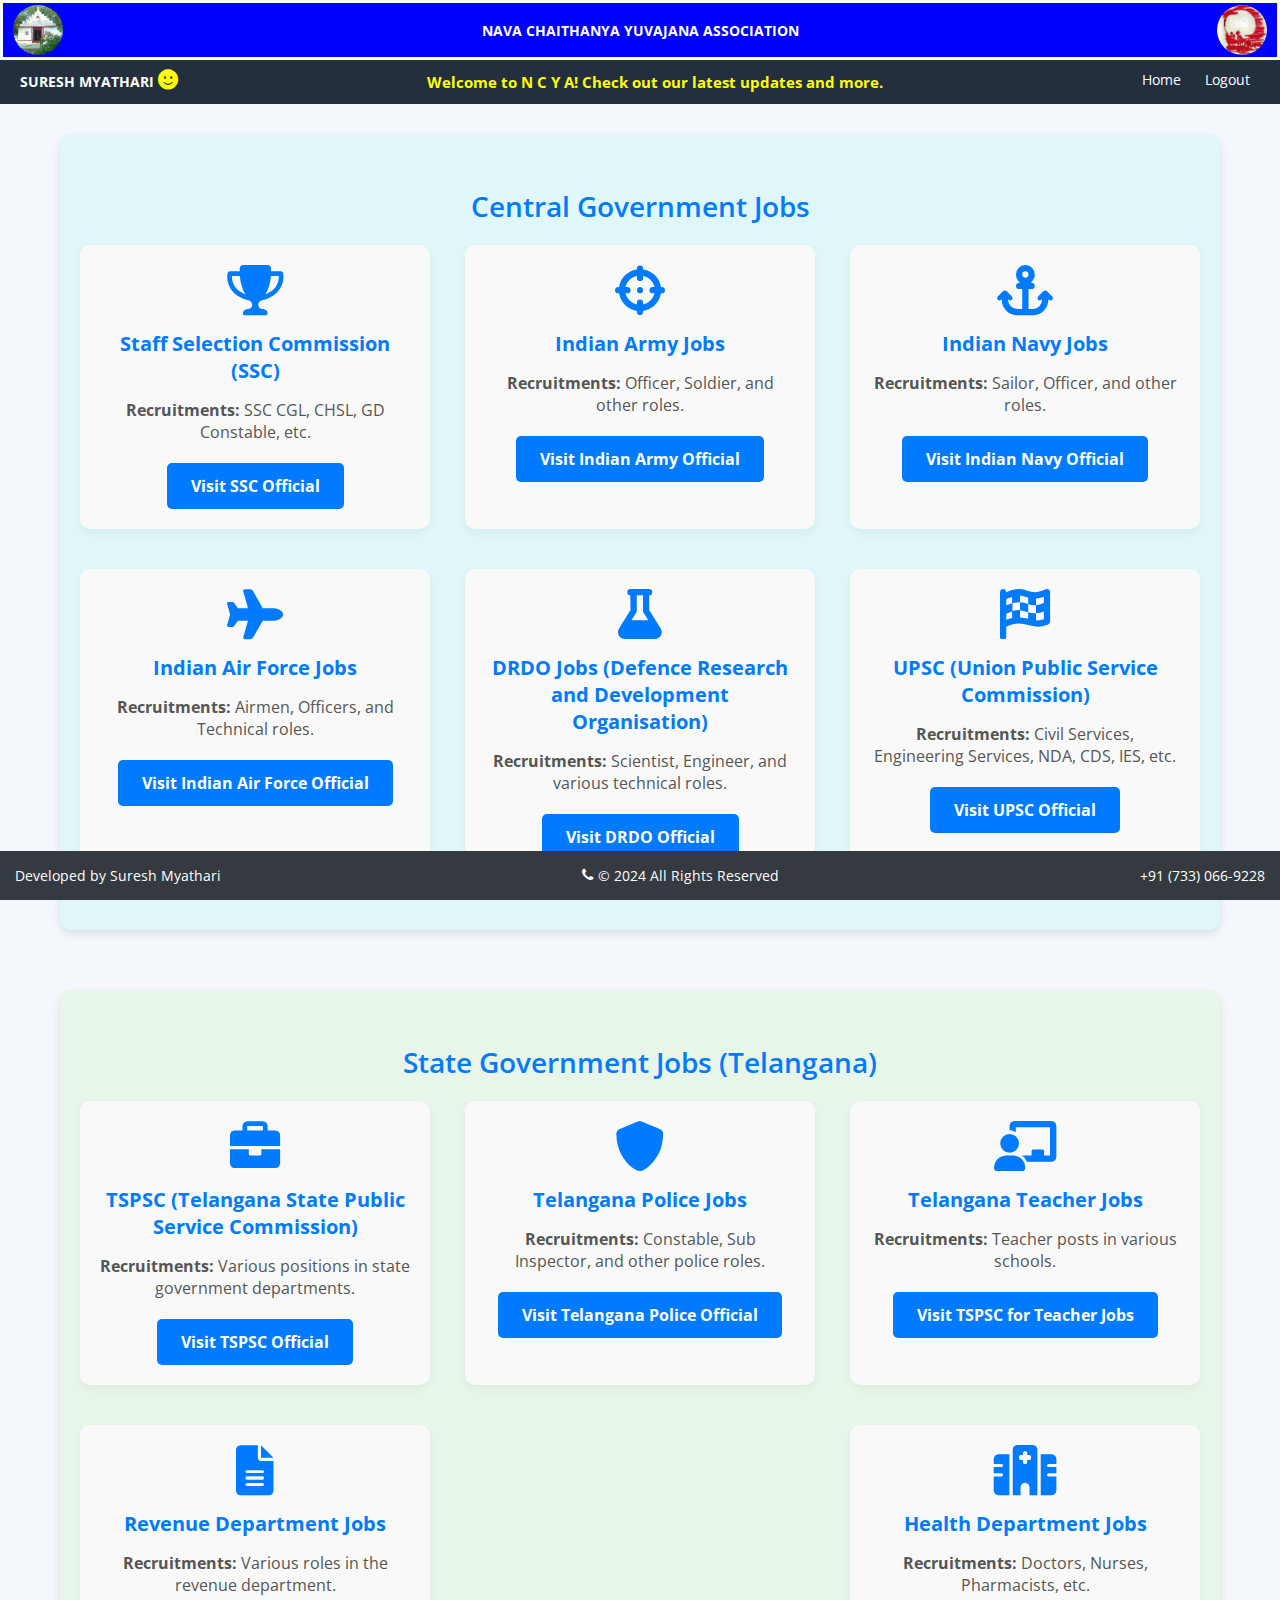
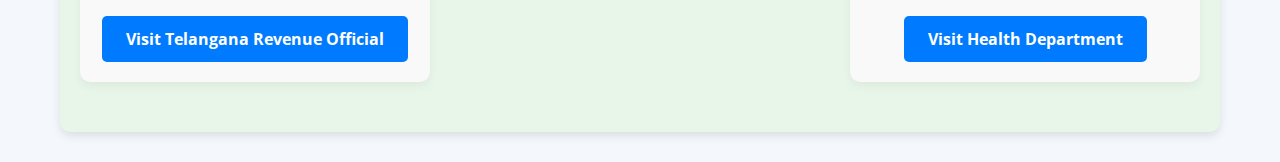
<file: govtJobs.html>
<!DOCTYPE html>
<html lang="en">
<head>
    <meta charset="UTF-8">
    <meta name="viewport" content="width=device-width, initial-scale=1.0">
    <title>Government Jobs in Telangana</title>
    <!-- Google Fonts -->
    <link href="https://fonts.googleapis.com/css2?family=Roboto:wght@400;500&family=Open+Sans:wght@300;400;600&display=swap" rel="stylesheet">
    <!-- Font Awesome for Icons -->
    <link href="https://cdnjs.cloudflare.com/ajax/libs/font-awesome/6.0.0-beta3/css/all.min.css" rel="stylesheet">
    <link rel="stylesheet"
	href="https://cdnjs.cloudflare.com/ajax/libs/font-awesome/4.7.0/css/font-awesome.min.css">
	<link rel="stylesheet" tyep="text/css" href="style.css" />
    <style>
        /* Base styles */
        body {
            font-family: 'Open Sans', sans-serif;
            background-color: #f4f7fb;
            margin: 0;
            padding: 0;
            box-sizing: border-box;
        }
        header {
            background-color: #007bff;
            color: white;
            padding: 20px 0;
            text-align: center;
            border-radius: 10px;
            margin-bottom: 30px;
        }
        header h1 {
            font-family: 'Roboto', sans-serif;
            font-weight: 600;
            font-size: 36px;
            margin: 0;
        }

        /* Container to hold all sections */
        .container {
            display: flex;
            flex-direction: column;
            align-items: center;
            padding: 0 20px;
            max-width: 1200px;
            margin: 0 auto;
        }

        /* Section styling */
        .section {
            width: 100%;
            padding: 30px 20px;
            margin: 30px 0;
            border-radius: 10px;
            box-shadow: 0 4px 10px rgba(0, 0, 0, 0.1);
        }
        .central-section {
            background-color: #e0f7fa; /* Light blue for Central Government Jobs */
        }
        .state-section {
            background-color: #e8f5e9; /* Light green for State Government Jobs */
        }

        /* Section Title */
        .section h2 {
            font-size: 28px;
            color: #007bff;
            font-weight: 600;
            text-align: center;
            margin-bottom: 20px;
        }

        /* Flexbox layout for rows */
        .row {
            display: flex;
            flex-wrap: wrap;
            justify-content: space-between;
            gap: 20px;
            margin-top: 20px;
        }

        .column {
            flex: 1 1 30%; /* Allow each column to take up 30% of the row */
            max-width: 350px;
            margin-bottom: 20px;
            display: flex;
            flex-direction: column;
            align-items: center;
        }

        /* Box styling */
        .box {
            background-color: #f9f9f9;
            border-radius: 10px;
            padding: 20px;
            box-shadow: 0 4px 10px rgba(0, 0, 0, 0.05);
            transition: transform 0.3s ease, box-shadow 0.3s ease;
            width: 100%;
            text-align: center;
            height: 100%;
        }

        .box:hover {
            transform: translateY(-5px);
            box-shadow: 0 6px 20px rgba(0, 0, 0, 0.15);
        }

        /* Icon styling */
        .box .icon {
            font-size: 50px;
            color: #007bff;
            margin-bottom: 15px;
        }

        /* Title and Description */
        .box .title {
            font-weight: bold;
            font-size: 20px;
            color: #007bff;
            margin-bottom: 15px;
        }

        .box .sub-box {
            font-size: 16px;
            color: #555;
            margin-bottom: 10px;
        }

        /* Button styling */
        .button {
            display: inline-block;
            padding: 12px 24px;
            background-color: #007bff;
            color: white;
            border-radius: 5px;
            font-weight: bold;
            text-align: center;
            text-decoration: none;
            margin-top: 10px;
            transition: background-color 0.3s, transform 0.3s;
        }

        .button:hover {
            background-color: #0056b3;
            transform: translateY(-3px);
        }

        /* Footer styling */
        footer {
            background-color: #343a40;
            color: white;
            text-align: center;
            padding: 15px;
            font-size: 1rem;
            position: fixed;
            bottom: 0;
            width: 100%;
        }

        /* Media Query for Small Screens */
        @media (max-width: 768px) {
            .container {
                padding: 0 10px;
            }

            .row {
                flex-direction: column;
            }

            .column {
                flex: 1 1 100%;
                max-width: 100%;
            }

            .section h2 {
                font-size: 24px;
            }

            header h1 {
                font-size: 28px;
            }
        }

header1 {
    background: #0056b3;
    color: #fff;
    padding: 5px 0;
    height:60px;
     max-height:60px;
}

.header-topp {
    display: flex;
    justify-content: space-between;
    padding:  10px 20px;
    background-color: #232f3e;
    font-size: 14px;
}

.header-topp a {
    color: #fff;
    text-decoration: none;
    margin: 0 10px;
}

.marquee
{
			font-size: 15px;
            color: yellow;
            padding: 2px;
            text-align: center;
            animation: blink 2s step-start infinite;
}
@keyframes blink {
            0% {
                visibility: visible;
            }
            50% {
                visibility: hidden;
            }
            100% {
                visibility: visible;
            }
        }
    </style>
</head>
<body>
<header1 role="banner" style="display: flex; justify-content: space-between; align-items: center; padding: 10px; background-color: blue; color: blue;border: 3px solid white;
">
    <div class="header-image" style="flex-shrink: 0;">
        <img src="assets\Images\temple.jpg" alt="Description of image" style="height: 50px; width: auto; border-radius: 30px;">
    </div>
    
    <div class="title" style="flex: 2; text-align: center; font-size: 14px; color: white;">NAVA CHAITHANYA YUVAJANA ASSOCIATION</div>
    <div class="header-image" style="flex-shrink: 0;">
        <img src="assets\Images\ncyaLogo.jpg" alt="Description of image" style="height: 50px; width: auto; border-radius: 60px;">
    </div>
</header1>

    <!-- <header>
        <h3>Government Jobs in Telangana</h3>
    </header> -->
    <div class="header-topp">
			<div class="header-top-left">

				<strong style='color: white;'>SURESH MYATHARI <i class="fas fa-smile" style='font-size: 20px; color: yellow'></i></strong>
			</div>
			<div class="marquee">
            <strong >Welcome to N C Y A! Check out our latest updates and more.</strong>
        	</div>
			<div class="header-top-right">
				 <a href="ncya.html" class="link">Home</a> 
				<a href="index.html" class="link">Logout</a> 
				<!-- <a href="#" class="link">
            <i class="fas fa-home"></i> Home
        </a>
        &nbsp;&nbsp;
        <a href="index.html" class="link">
            <i class="fas fa-sign-out-alt"></i> Logout
        </a> -->
        <!-- &nbsp;&nbsp;
        <a href="#" class="link">
            <i class="fas fa-language"></i> Language
        </a> -->
			</div>
		</div>

    <div class="container">

        <!-- Central Government Jobs -->
        <div class="section central-section">
            <h2>Central Government Jobs</h2>

            <div class="row">
                <!-- SSC Jobs -->
                <div class="column">
                    <div class="box">
                        <i class="fas fa-trophy icon"></i>
                        <div class="title">Staff Selection Commission (SSC)</div>
                        <div class="sub-box">
                            <strong>Recruitments:</strong> SSC CGL, CHSL, GD Constable, etc.
                        </div>
                        <a href="https://ssc.nic.in" target="_blank" class="button">Visit SSC Official</a>
                    </div>
                </div>

                <!-- Indian Army Jobs -->
                <div class="column">
                    <div class="box">
                        <i class="fas fa-crosshairs icon"></i>
                        <div class="title">Indian Army Jobs</div>
                        <div class="sub-box">
                            <strong>Recruitments:</strong> Officer, Soldier, and other roles.
                        </div>
                        <a href="https://joinindianarmy.nic.in" target="_blank" class="button">Visit Indian Army Official</a>
                    </div>
                </div>

                <!-- Indian Navy Jobs -->
                <div class="column">
                    <div class="box">
                        <i class="fas fa-anchor icon"></i>
                        <div class="title">Indian Navy Jobs</div>
                        <div class="sub-box">
                            <strong>Recruitments:</strong> Sailor, Officer, and other roles.
                        </div>
                        <a href="https://www.joinindiannavy.gov.in" target="_blank" class="button">Visit Indian Navy Official</a>
                    </div>
                </div>

                <!-- Indian Air Force Jobs -->
                <div class="column">
                    <div class="box">
                        <i class="fas fa-plane icon"></i>
                        <div class="title">Indian Air Force Jobs</div>
                        <div class="sub-box">
                            <strong>Recruitments:</strong> Airmen, Officers, and Technical roles.
                        </div>
                        <a href="https://indianairforce.nic.in" target="_blank" class="button">Visit Indian Air Force Official</a>
                    </div>
                </div>

                <!-- DRDO Jobs -->
                <div class="column">
                    <div class="box">
                        <i class="fas fa-flask icon"></i>
                        <div class="title">DRDO Jobs (Defence Research and Development Organisation)</div>
                        <div class="sub-box">
                            <strong>Recruitments:</strong> Scientist, Engineer, and various technical roles.
                        </div>
                        <a href="https://www.drdo.gov.in" target="_blank" class="button">Visit DRDO Official</a>
                    </div>
                </div>

                <!-- UPSC Jobs -->
                <div class="column">
                    <div class="box">
                        <i class="fas fa-flag-checkered icon"></i>
                        <div class="title">UPSC (Union Public Service Commission)</div>
                        <div class="sub-box">
                            <strong>Recruitments:</strong> Civil Services, Engineering Services, NDA, CDS, IES, etc.
                        </div>
                        <a href="https://www.upsc.gov.in" target="_blank" class="button">Visit UPSC Official</a>
                    </div>
                </div>
            </div>
        </div>

        <!-- State Government Jobs (Telangana) -->
        <div class="section state-section">
            <h2>State Government Jobs (Telangana)</h2>

            <div class="row">
                <!-- TSPSC Jobs -->
                <div class="column">
                    <div class="box">
                        <i class="fas fa-briefcase icon"></i>
                        <div class="title">TSPSC (Telangana State Public Service Commission)</div>
                        <div class="sub-box">
                            <strong>Recruitments:</strong> Various positions in state government departments.
                        </div>
                        <a href="https://www.tspsc.gov.in" target="_blank" class="button">Visit TSPSC Official</a>
                    </div>
                </div>

                <!-- Telangana Police Jobs -->
                <div class="column">
                    <div class="box">
                        <i class="fas fa-shield-alt icon"></i>
                        <div class="title">Telangana Police Jobs</div>
                        <div class="sub-box">
                            <strong>Recruitments:</strong> Constable, Sub Inspector, and other police roles.
                        </div>
                        <a href="https://www.tslprb.in" target="_blank" class="button">Visit Telangana Police Official</a>
                    </div>
                </div>

                <!-- Telangana Teacher Jobs -->
                <div class="column">
                    <div class="box">
                        <i class="fas fa-chalkboard-teacher icon"></i>
                        <div class="title">Telangana Teacher Jobs</div>
                        <div class="sub-box">
                            <strong>Recruitments:</strong> Teacher posts in various schools.
                        </div>
                        <a href="https://www.tspsc.gov.in" target="_blank" class="button">Visit TSPSC for Teacher Jobs</a>
                    </div>
                </div>

                <!-- Telangana Revenue Jobs -->
                <div class="column">
                    <div class="box">
                        <i class="fas fa-file-alt icon"></i>
                        <div class="title">Revenue Department Jobs</div>
                        <div class="sub-box">
                            <strong>Recruitments:</strong> Various roles in the revenue department.
                        </div>
                        <a href="https://revenue.telangana.gov.in" target="_blank" class="button">Visit Telangana Revenue Official</a>
                    </div>
                </div>

                <!-- Telangana Health Department Jobs -->
                <div class="column">
                    <div class="box">
                        <i class="fas fa-hospital-alt icon"></i>
                        <div class="title">Health Department Jobs</div>
                        <div class="sub-box">
                            <strong>Recruitments:</strong> Doctors, Nurses, Pharmacists, etc.
                        </div>
                        <a href="https://health.telangana.gov.in" target="_blank" class="button">Visit Health Department</a>
                    </div>
                </div>
            </div>
        </div>

    </div>

  <!--   <footer>
        <p>&copy; 2024 Government Jobs in Telangana. All Rights Reserved.</p>
    </footer> -->
    <footer role="contentinfo" style="display: flex; justify-content: space-between; align-items: center; font-size: 0.9em;">
    <p style="margin: 0;">Developed by Suresh Myathari</p>
    <span style="display: flex; align-items: center;">
        <i class="fa fa-phone" style="margin-right: 5px;"></i>
        <span>&copy; 2024 All Rights Reserved</span>
    </span>
    <p style="margin: 0; text-align: center;">+91 (733) 066-9228</p>
</footer>

</body>
</html>
</file>
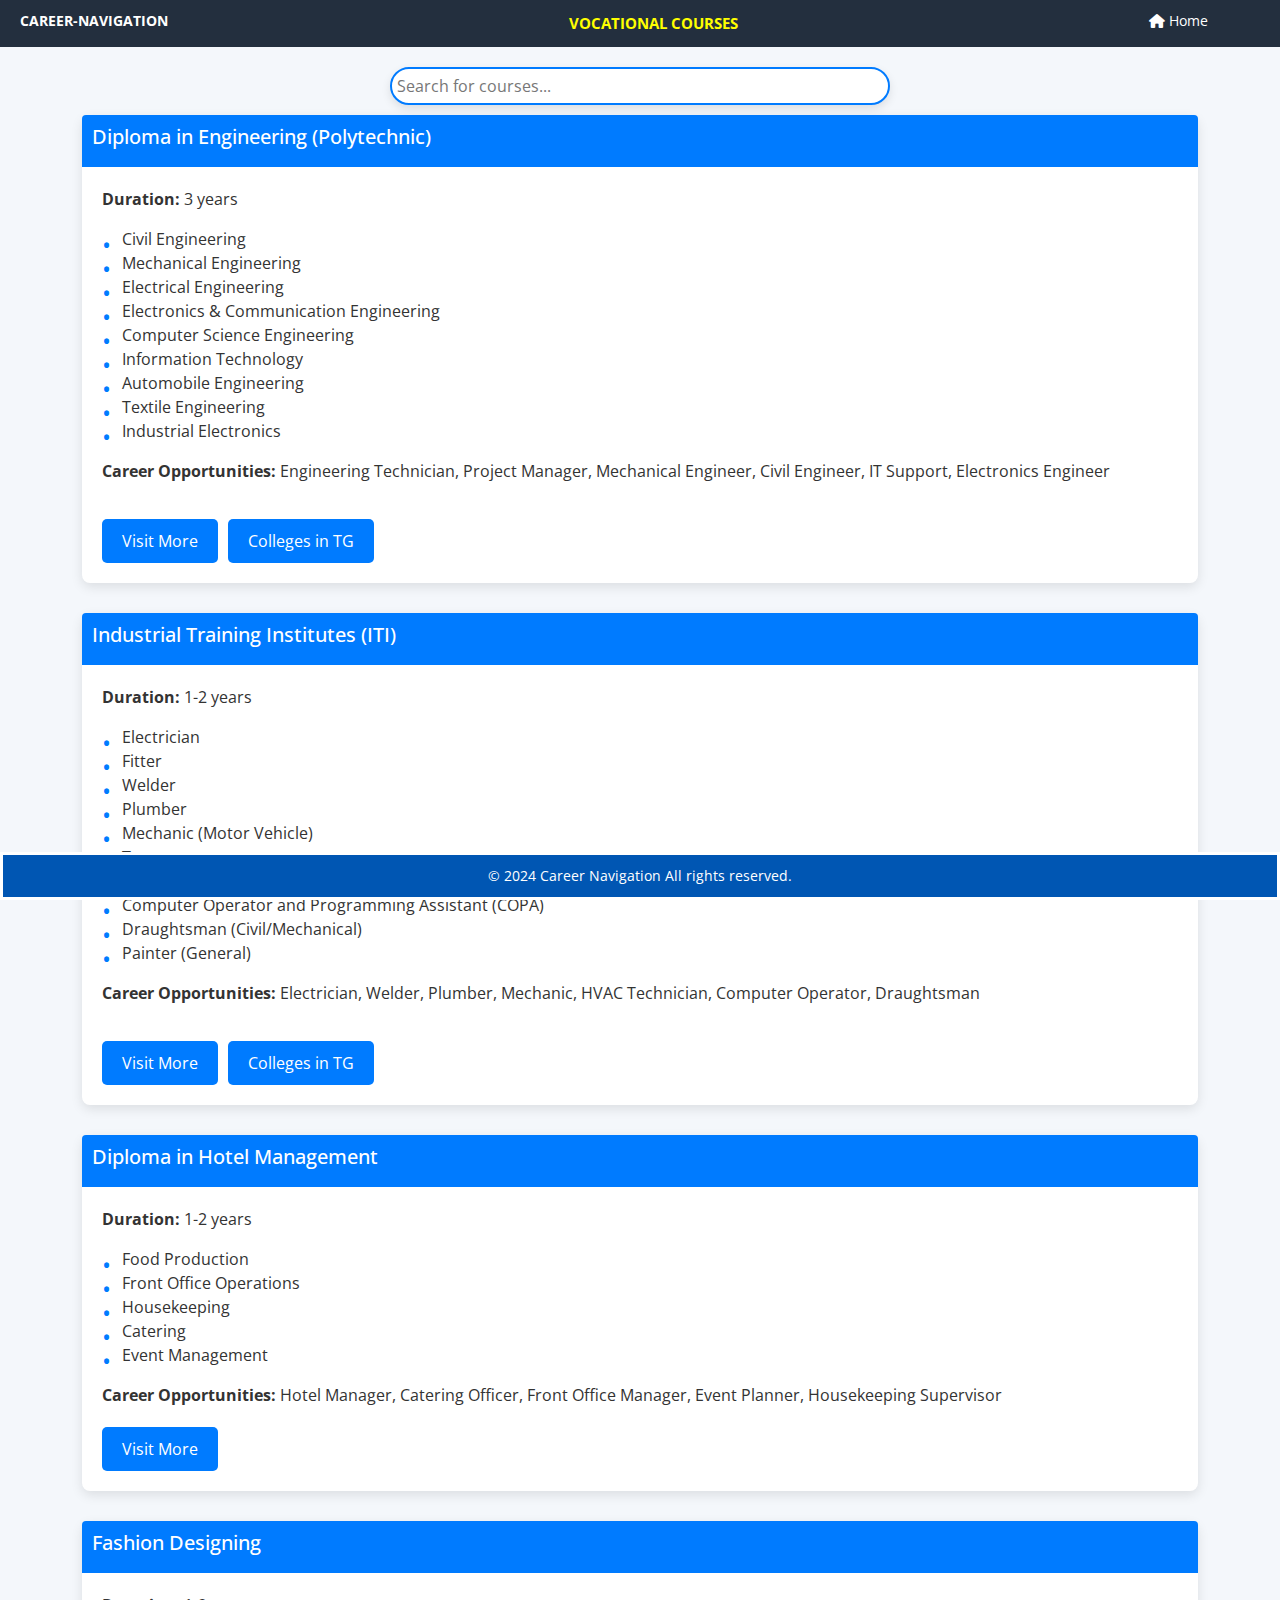
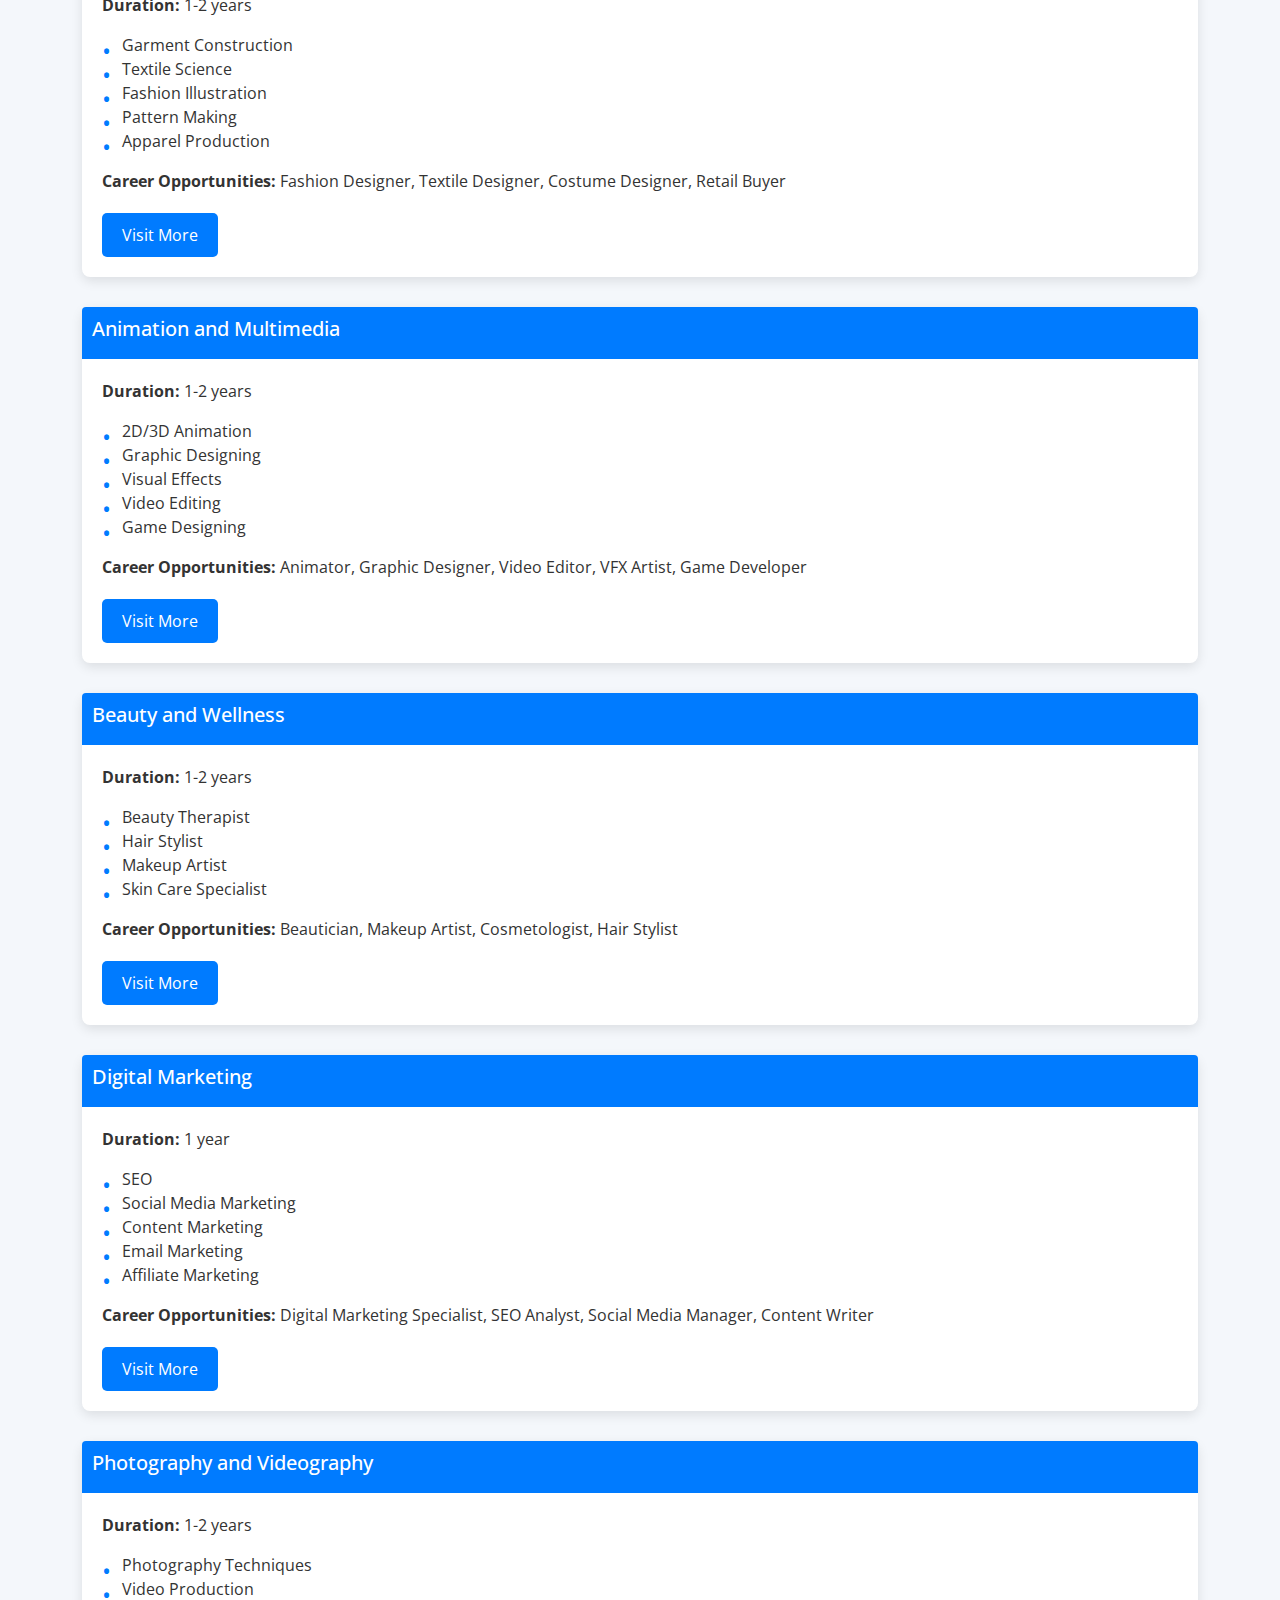
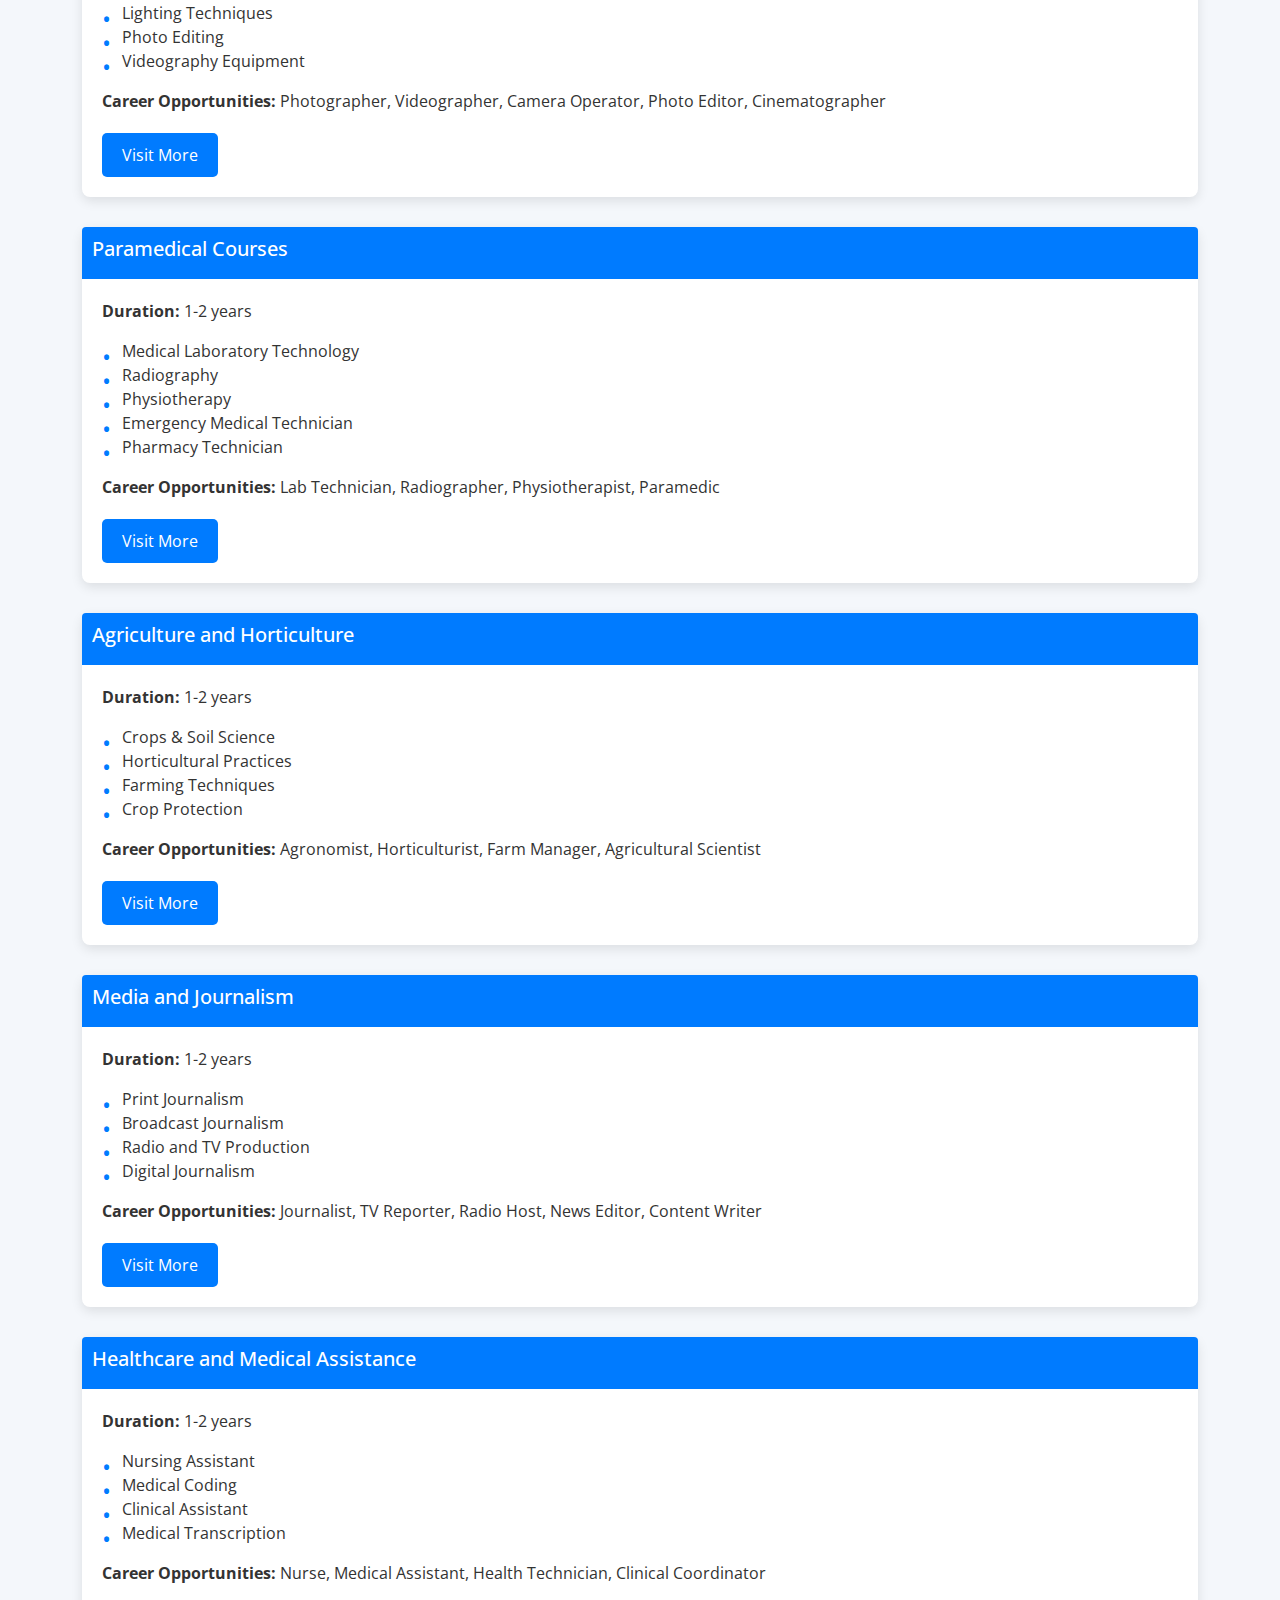
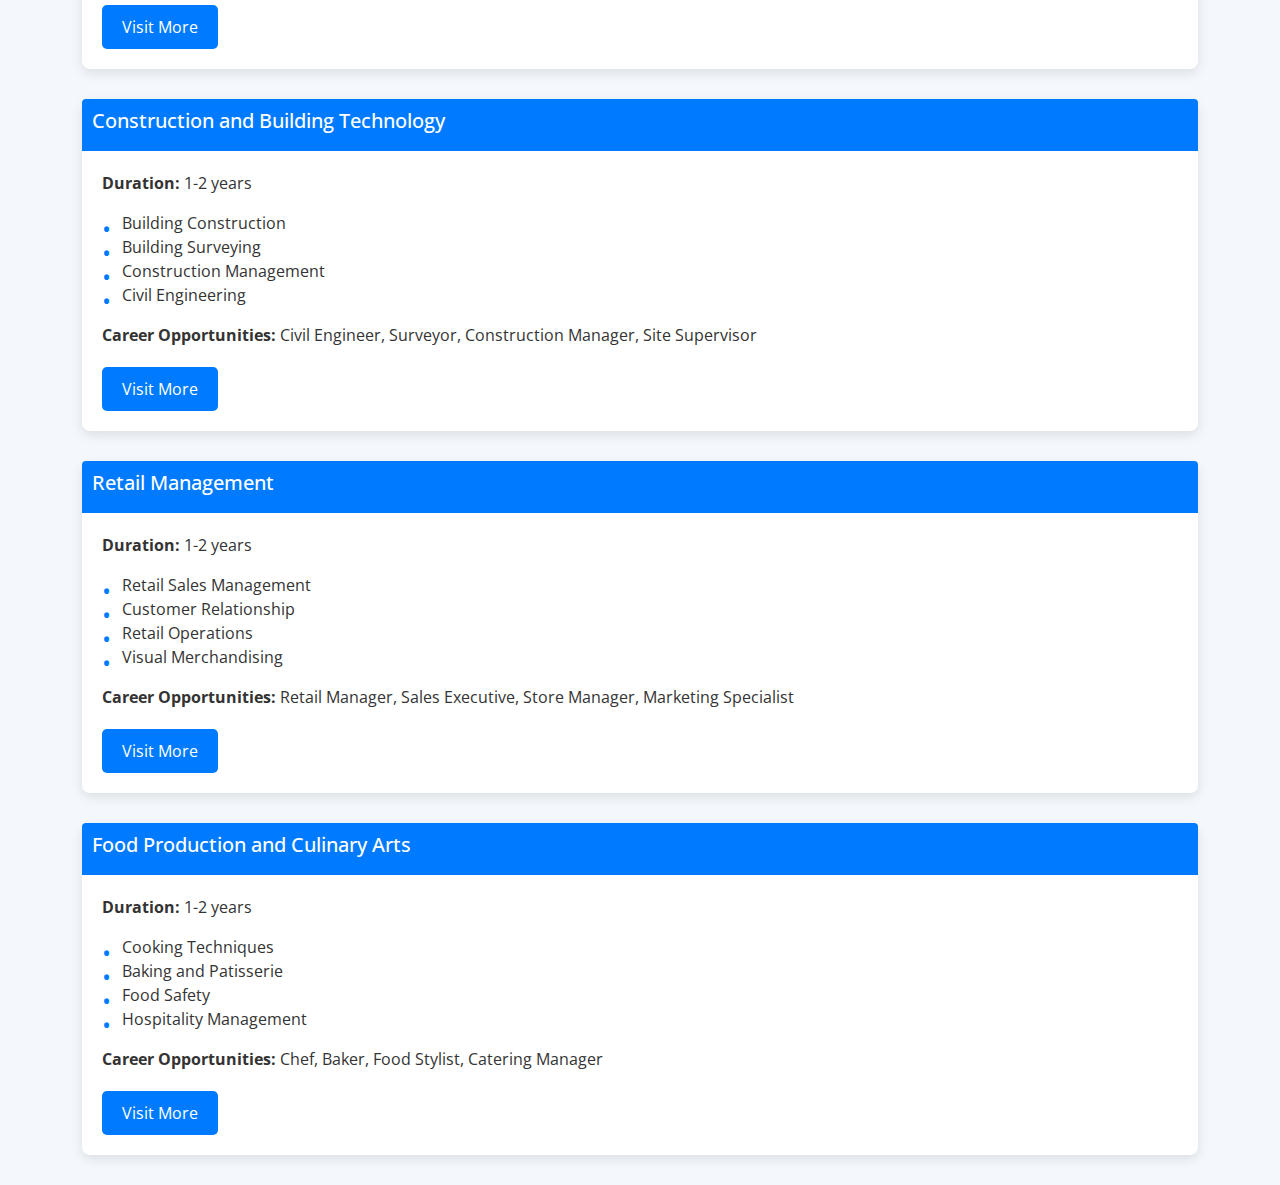
<file: vocational.html>
<!DOCTYPE html>
<html lang="en">

<head>
    <meta charset="UTF-8">
    <meta name="viewport" content="width=device-width, initial-scale=1.0">
    <title>Vocational Courses </title>
    <!-- Font Awesome for Icons  -->
    <link href="https://cdnjs.cloudflare.com/ajax/libs/font-awesome/6.0.0-beta3/css/all.min.css" rel="stylesheet">
    <link rel="stylesheet"
    href="https://cdnjs.cloudflare.com/ajax/libs/font-awesome/4.7.0/css/font-awesome.min.css">

    <!-- Bootstrap CSS -->
    <link href="https://cdn.jsdelivr.net/npm/bootstrap@5.3.0-alpha1/dist/css/bootstrap.min.css" rel="stylesheet">

    <!-- Google Fonts -->
    <link href="https://fonts.googleapis.com/css2?family=Roboto:wght@400;500&family=Open+Sans:wght@300;400;600&display=swap" rel="stylesheet">
    <script type="text/javascript" src="https://translate.google.com/translate_a/element.js?cb=googleTranslateElementInit"></script>

    <!-- Custom CSS -->
    <style>
        body {
            font-family: 'Open Sans', sans-serif;
            background: #f4f7fb;
            color: #333;
        }

        header {
            background-color: #007bff;
            color: white;
            padding: 20px 0;
            text-align: center;
            border-radius: 10px;
            margin-bottom: 30px;
            height: 100px;
            max-height: 100px;
        }

        header h1 {
            font-family: 'Roboto', sans-serif;
            font-weight: 600;
            font-size: 30px;
        }

        .course-card {
            background-color: #fff;
            border-radius: 8px;
            box-shadow: 0 4px 12px rgba(0, 0, 0, 0.1);
            margin-bottom: 30px;
            transition: transform 0.3s, box-shadow 0.3s;
        }

        .course-card:hover {
            transform: translateY(-5px);
            box-shadow: 0 10px 20px rgba(0, 0, 0, 0.1);
        }

        .course-card-header {
            background-color: #007bff;
            color: white;
            padding: 10px;
            border-radius: 4px 4px 0 0;
            margin-top: 10px;
        }

        .course-card-body {
            padding: 20px;
        }

        .course-card-body ul {
            list-style-type: none;
            padding-left: 0;
        }

        .course-card-body ul li {
            padding-left: 20px;
            position: relative;
        }

        .course-card-body ul li:before {
            content: '•';
            position: absolute;
            left: 0;
            color: #007bff;
            font-size: 1.5rem;
        }

        /* Footer styling */
        footer {
            background: #0056b3;
            color: white;
            text-align: center;
            padding: 15px;
            font-size: 1rem;
            position: fixed;
            bottom: 0;
            width: 100%;
            border: 3px solid white;
        }

        .btn-visit {
            background-color: #007bff;
            color: white;
            text-align: center;
            padding: 10px 20px;
            border-radius: 5px;
            text-decoration: none;
            margin-top: 20px;
            display: block;
            width: fit-content;
        }

        .btn-visit:hover {
            background-color: #0056b3;
        }

        header1 {
            background: #0056b3;
            color: #fff;
            padding: 5px 0;
            height: 60px;
            max-height: 60px;
        }

        .header-topp {
            display: flex;
            justify-content: space-between;
            padding: 10px 20px;
            background-color: #232f3e;
            font-size: 14px;
        }

        .header-topp a {
            color: #fff;
            text-decoration: none;
            margin: 0 10px;
        }

        .marquee {
            font-size: 15px;
            color: yellow;
            padding: 2px;
            text-align: center;
            animation: blink 2s step-start infinite;
        }
        
        
        .search-bar {
    display: flex;
    justify-content: center;
    align-items: center;
    margin-top: 20px; /* Adjust spacing from top */
}

.search-bar input {
    width: 80%; /* Adjust width, can change based on screen size */
    max-width: 500px; /* Ensure it doesn't get too wide */
    padding: 5px;
    font-size: 16px;
    border: 2px solid #007bff; /* Blue border color */
    border-radius: 50px; /* Rounded corners */
    box-shadow: 0 4px 10px rgba(0, 0, 0, 0.1); /* Subtle shadow for depth */
    outline: none;
    transition: border-color 0.3s ease, box-shadow 0.3s ease; /* Smooth transition */
}

.search-bar input:focus {
    border-color: #0056b3; /* Darker blue when focused */
    box-shadow: 0 0 8px rgba(0, 86, 179, 0.4); /* Glow effect on focus */
}

.search-bar input::placeholder {
    color: #777; /* Lighter color for placeholder text */
    font-size: 16px;
}
 .marquee {
            font-size: 15px;
            color: yellow;
            padding: 2px;
            text-align: center;
            animation: blink 2s step-start infinite;
        }
        
         /* Google Translate Element Styling */
        #google_translate_element {
            display: inline-block;
            padding: 3px 8px; /* Reduce padding */
            border-radius: 5px;
            font-size: 12px; /* Reduce font size */
            cursor: pointer;
            margin-left: 10px; /* Space between language and other items */
        }

        /* Styling the select dropdown box */
        .goog-te-combo {
             margin-top:2px;
            vertical-align:top;
            display:inline-block;
            max-width:10px;
        }
        .goog-te-gadget-simple .goog-te-menu-value span {
    display: none;
}

    </style>
</head>

<body>

    <div class="header-topp">
        <div class="header-top-left">
            <strong style='color: white;'>CAREER-NAVIGATION </strong>
        </div>
        <div class="marquee">
            <strong>VOCATIONAL COURSES</strong>
        </div>
        <div class="menu-right">
        <a href="index.html" class="link">
            <i class="fas fa-home"></i> Home
        </a>
        &nbsp;&nbsp;
          <div id="google_translate_element"></div> 
    </div>
    </div>
     

<!-- Search Bar -->
<div class="search-bar">
    <input type="text" id="searchInput" placeholder="Search for courses..." onkeyup="filterCourses()">
</div>

    <!-- Courses Section -->
    <div class="container" id="courses">
        <!-- Vocational Courses -->
        <div class="course-card">
            <div class="course-card-header">
                <h5>Diploma in Engineering (Polytechnic)</h5>
            </div>
            <div class="course-card-body">
                <p><strong>Duration:</strong> 3 years</p>
                <ul>
                    <li>Civil Engineering</li>
                    <li>Mechanical Engineering</li>
                    <li>Electrical Engineering</li>	
                    <li>Electronics & Communication Engineering</li>
                    <li>Computer Science Engineering</li>
                    <li>Information Technology</li>
                    <li>Automobile Engineering</li>
                    <li>Textile Engineering</li>
                    <li>Industrial Electronics</li>
                </ul>
                <p><strong>Career Opportunities:</strong> Engineering Technician, Project Manager, Mechanical Engineer, Civil Engineer, IT Support, Electronics Engineer</p>
                <div style="display: flex; justify-content: flex-start; gap: 10px;">
    <a href="http://sbtet.telangana.gov.in/" target="_blank" class="btn-visit" style="background-color: #007bff; color: white; padding: 10px 20px; border-radius: 5px; text-decoration: none;">Visit More</a>
    <a href="https://dte.telangana.gov.in/getCollegeURL" target="_blank" class="btn-visit" style="background-color: #007bff; color: white; padding: 10px 20px; border-radius: 5px; text-decoration: none;">Colleges in TG</a>
</div>

            </div>
        </div>

        <div class="course-card">
            <div class="course-card-header">
                <h5>Industrial Training Institutes (ITI)</h5>
            </div>
            <div class="course-card-body">
                <p><strong>Duration:</strong> 1-2 years</p>
                <ul>
                    <li>Electrician</li>
                    <li>Fitter</li>
                    <li>Welder</li>
                    <li>Plumber</li>
                    <li>Mechanic (Motor Vehicle)</li>
                    <li>Turner</li>
                    <li>Refrigeration and Air Conditioning Mechanic</li>
                    <li>Computer Operator and Programming Assistant (COPA)</li>
                    <li>Draughtsman (Civil/Mechanical)</li>
                    <li>Painter (General)</li>
                </ul>
                <p><strong>Career Opportunities:</strong> Electrician, Welder, Plumber, Mechanic, HVAC Technician, Computer Operator, Draughtsman</p>
                <!-- <a href="https://iti.telangana.gov.in/"  target="_blank" class="btn-visit">Visit More</a> -->
                <div style="display: flex; justify-content: flex-start; gap: 10px;">
    <a href="https://iti.telangana.gov.in/" target="_blank" class="btn-visit" style="background-color: #007bff; color: white; padding: 10px 20px; border-radius: 5px; text-decoration: none;">Visit More</a>
    <a href="https://iti.telangana.gov.in/list-of-iti" target="_blank" class="btn-visit" style="background-color: #007bff; color: white; padding: 10px 20px; border-radius: 5px; text-decoration: none;">Colleges in TG</a>
</div>
            </div>
        </div>

        <div class="course-card">
            <div class="course-card-header">
                <h5>Diploma in Hotel Management</h5>
            </div>
            <div class="course-card-body">
                <p><strong>Duration:</strong> 1-2 years</p>
                <ul>
                    <li>Food Production</li>
                    <li>Front Office Operations</li>
                    <li>Housekeeping</li>
                    <li>Catering</li>
                    <li>Event Management</li>
                </ul>
                <p><strong>Career Opportunities:</strong> Hotel Manager, Catering Officer, Front Office Manager, Event Planner, Housekeeping Supervisor</p>
                <a href="https://nchm.gov.in/" target="_blank" class="btn-visit">Visit More</a>
            </div>
        </div>

        <div class="course-card">
            <div class="course-card-header">
                <h5>Fashion Designing</h5>
            </div>
            <div class="course-card-body">
                <p><strong>Duration:</strong> 1-2 years</p>
                <ul>
                    <li>Garment Construction</li>
                    <li>Textile Science</li>
                    <li>Fashion Illustration</li>
                    <li>Pattern Making</li>
                    <li>Apparel Production</li>
                </ul>
                <p><strong>Career Opportunities:</strong> Fashion Designer, Textile Designer, Costume Designer, Retail Buyer</p>
                <a href="https://www.nifdindia.in/" target="_blank" class="btn-visit">Visit More</a>
            </div>
        </div>

        <div class="course-card">
            <div class="course-card-header">
                <h5>Animation and Multimedia</h5>
            </div>
            <div class="course-card-body">
                <p><strong>Duration:</strong> 1-2 years</p>
                <ul>
                    <li>2D/3D Animation</li>
                    <li>Graphic Designing</li>
                    <li>Visual Effects</li>
                    <li>Video Editing</li>
                    <li>Game Designing</li>
                </ul>
                <p><strong>Career Opportunities:</strong> Animator, Graphic Designer, Video Editor, VFX Artist, Game Developer</p>
                <a href="https://iisdt.in/product/multimedia-and-animation-designing/?srsltid=AfmBOorXI6wS3dRunK1piAsXTdNT-Rzonq2O_73lNG66A-MgkpSbzQXI" target="_blank" class="btn-visit">Visit More</a>
            </div>
        </div>

        <div class="course-card">
            <div class="course-card-header">
                <h5>Beauty and Wellness</h5>
            </div>
            <div class="course-card-body">
                <p><strong>Duration:</strong> 1-2 years</p>
                <ul>
                    <li>Beauty Therapist</li>
                    <li>Hair Stylist</li>
                    <li>Makeup Artist</li>
                    <li>Skin Care Specialist</li>
                </ul>
                <p><strong>Career Opportunities:</strong> Beautician, Makeup Artist, Cosmetologist, Hair Stylist</p>
                <a href="https://nsdcindia.org/beauty-wellness-0" target="_blank" class="btn-visit">Visit More</a>
            </div>
        </div>

        <div class="course-card">
            <div class="course-card-header">
                <h5>Digital Marketing</h5>
            </div>
            <div class="course-card-body">
                <p><strong>Duration:</strong> 1 year</p>
                <ul>
                    <li>SEO</li>
                    <li>Social Media Marketing</li>
                    <li>Content Marketing</li>
                    <li>Email Marketing</li>
                    <li>Affiliate Marketing</li>
                </ul>
                <p><strong>Career Opportunities:</strong> Digital Marketing Specialist, SEO Analyst, Social Media Manager, Content Writer</p>
                <a href="https://www.nielit.gov.in/aurangabad/content/digital-marketing" target="_blank" class="btn-visit">Visit More</a>
            </div>
        </div>

        <div class="course-card">
            <div class="course-card-header">
                <h5>Photography and Videography</h5>
            </div>
            <div class="course-card-body">
                <p><strong>Duration:</strong> 1-2 years</p>
                <ul>
                    <li>Photography Techniques</li>
                    <li>Video Production</li>
                    <li>Lighting Techniques</li>
                    <li>Photo Editing</li>
                    <li>Videography Equipment</li>
                </ul>
                <p><strong>Career Opportunities:</strong> Photographer, Videographer, Camera Operator, Photo Editor, Cinematographer</p>
                <a href="https://iisdt.in/product/diploma-in-photography-and-video-shooting/?srsltid=AfmBOopPnW-38N24bJ8E9GKM8CwgHaxWAD8hiwSrXdUamF2lQnRPfDxe" target="_blank" class="btn-visit">Visit More</a>
            </div>
        </div>

        <div class="course-card">
            <div class="course-card-header">
                <h5>Paramedical Courses</h5>
            </div>
            <div class="course-card-body">
                <p><strong>Duration:</strong> 1-2 years</p>
                <ul>
                    <li>Medical Laboratory Technology</li>
                    <li>Radiography</li>
                    <li>Physiotherapy</li>
                    <li>Emergency Medical Technician</li>
                    <li>Pharmacy Technician</li>
                </ul>
                <p><strong>Career Opportunities:</strong> Lab Technician, Radiographer, Physiotherapist, Paramedic</p>
                <a href="https://tgpmb.telangana.gov.in/"  target="_blank" class="btn-visit">Visit More</a>
            </div>
        </div>

        <div class="course-card">
            <div class="course-card-header">
                <h5>Agriculture and Horticulture</h5>
            </div>
            <div class="course-card-body">
                <p><strong>Duration:</strong> 1-2 years</p>
                <ul>
                    <li>Crops & Soil Science</li>
                    <li>Horticultural Practices</li>
                    <li>Farming Techniques</li>
                    <li>Crop Protection</li>
                </ul>
                <p><strong>Career Opportunities:</strong> Agronomist, Horticulturist, Farm Manager, Agricultural Scientist</p>
                <a href="https://www.pjtsau.edu.in/" target="_blank" class="btn-visit">Visit More</a>
            </div>
        </div>

        <div class="course-card">
            <div class="course-card-header">
                <h5>Media and Journalism</h5>
            </div>
            <div class="course-card-body">
                <p><strong>Duration:</strong> 1-2 years</p>
                <ul>
                    <li>Print Journalism</li>
                    <li>Broadcast Journalism</li>
                    <li>Radio and TV Production</li>
                    <li>Digital Journalism</li>
                </ul>
                <p><strong>Career Opportunities:</strong> Journalist, TV Reporter, Radio Host, News Editor, Content Writer</p>
                <a href="https://services.india.gov.in/service/detail/telangana-media-academy-of-telangana-state-information-1" target="_blank" class="btn-visit">Visit More</a>
            </div>
        </div>

        <div class="course-card">
            <div class="course-card-header">
                <h5>Healthcare and Medical Assistance</h5>
            </div>
            <div class="course-card-body">
                <p><strong>Duration:</strong> 1-2 years</p>
                <ul>
                    <li>Nursing Assistant</li>
                    <li>Medical Coding</li>
                    <li>Clinical Assistant</li>
                    <li>Medical Transcription</li>
                </ul>
                <p><strong>Career Opportunities:</strong> Nurse, Medical Assistant, Health Technician, Clinical Coordinator</p>
                <a href="https://www.niphtr.mohfw.gov.in/" target="_blank" class="btn-visit">Visit More</a>
            </div>
        </div>

        <div class="course-card">
            <div class="course-card-header">
                <h5>Construction and Building Technology</h5>
            </div>
            <div class="course-card-body">
                <p><strong>Duration:</strong> 1-2 years</p>
                <ul>
                    <li>Building Construction</li>
                    <li>Building Surveying</li>
                    <li>Construction Management</li>
                    <li>Civil Engineering</li>
                </ul>
                <p><strong>Career Opportunities:</strong> Civil Engineer, Surveyor, Construction Manager, Site Supervisor</p>
                <a href="https://nac.edu.in/" target="_blank" class="btn-visit">Visit More</a>
            </div>
        </div>

        <div class="course-card">
            <div class="course-card-header">
                <h5>Retail Management</h5>
            </div>
            <div class="course-card-body">
                <p><strong>Duration:</strong> 1-2 years</p>
                <ul>
                    <li>Retail Sales Management</li>
                    <li>Customer Relationship</li>
                    <li>Retail Operations</li>
                    <li>Visual Merchandising</li>
                </ul>
                <p><strong>Career Opportunities:</strong> Retail Manager, Sales Executive, Store Manager, Marketing Specialist</p>
                <a href="https://iisdt.in/product/diploma-in-retail-management/?srsltid=AfmBOorAmWwL4kkRbG6xYutmGjevF8zn5bIVYumm6lRsAixv1OnH1uAZ" target="_blank" class="btn-visit">Visit More</a>
            </div>
        </div>

        <div class="course-card">
            <div class="course-card-header">
                <h5>Food Production and Culinary Arts</h5>
            </div>
            <div class="course-card-body">
                <p><strong>Duration:</strong> 1-2 years</p>
                <ul>
                    <li>Cooking Techniques</li>
                    <li>Baking and Patisserie</li>
                    <li>Food Safety</li>
                    <li>Hospitality Management</li>
                </ul>
                <p><strong>Career Opportunities:</strong> Chef, Baker, Food Stylist, Catering Manager</p>
                <a href="https://nchm.gov.in/" target="_blank" class="btn-visit">Visit More</a>
            </div>
        </div>
    </div>

    <footer role="contentinfo" style="display: flex; justify-content: center; align-items: center; font-size: 0.9em; text-align: center; width: 100%; padding: 10px 0;">
    <span>&copy; 2024 Career Navigation All rights reserved.</span>
</footer>
    

    <!-- Bootstrap JS and Popper -->
    <script src="https://cdn.jsdelivr.net/npm/@popperjs/core@2.11.6/dist/umd/popper.min.js"></script>
    <script src="https://cdn.jsdelivr.net/npm/bootstrap@5.3.0-alpha1/dist/js/bootstrap.min.js"></script>
     <script>
        function filterCourses() {
            let input = document.getElementById('searchInput').value.toLowerCase();
            let courses = document.getElementsByClassName('course-card');
            
            for (let i = 0; i < courses.length; i++) {
                let title = courses[i].getElementsByClassName('course-card-header')[0].textContent.toLowerCase();
                if (title.includes(input)) {
                    courses[i].style.display = '';
                } else {
                    courses[i].style.display = 'none';
                }
            }
        }
        function googleTranslateElementInit() {
            new google.translate.TranslateElement({
                pageLanguage: 'en',
                includedLanguages: 'en,te,hi,fr,de,es,zh,ta,ml,ur,ja',
                layout: google.translate.TranslateElement.InlineLayout.SIMPLE
            }, 'google_translate_element');
        }
    </script>

</body>

</html>
</file>
<file: style.css>
@charset "UTF-8";

        body {
            font-family: Arial, sans-serif;
            margin: 0;
            padding: 0;
            background-color: #f4f4f4;
        }
        .page {
            max-width: 1200px;
            margin: auto;
            
        }
        header {
            background: #fee0f9;
            color: #fff;
            padding: 20px 0;
            text-align: center;
        }
        nav {
            background: #333;
        }
        nav ul {
            list-style: none;
            padding: 0;
            margin: 0;
            display: flex;
        }
        nav ul li {
            position: relative;
        }
        nav ul li a {
            display: block;
            color: #fff;
            padding: 15px 20px;
            text-decoration: none;
        }
        nav ul li a:hover {
            background: #575757;
        }
        nav ul ul {
            display: none;
            position: absolute;
            left: 0; /* Default left alignment */
            top: 100%;
            background: #333;
            z-index: 1000;
        }
        nav ul li:hover > ul {
            display: block;
        }
        /* Styles for right submenu */
        nav ul li ul ul {
            left: 100%; /* Shift to the right */
            top: 0; /* Align top with parent */
        }
        .main {
            padding: 20px;
            background: #fff;
            border-radius: 5px;
            margin: 20px 0;
        }
        footer {
            text-align: center;
            padding: 10px 0;
            background: #0056b3;
            color: #fff;
            position: relative;
            bottom: 0;
            width: 100%;
        }
        
* {box-sizing: border-box;}
body {font-family: Verdana, sans-serif;}
.mySlides {display: none;}
img {vertical-align: middle;height:300px}

/* Slideshow container */
.slideshow-container {
  max-width: 1000px;
  position: relative;
  margin: auto;
}

/* Caption text */
.text {
  color: #f2f2f2;
  font-size: 15px;
  padding: 8px 12px;
  position: absolute;
  bottom: 8px;
  width: 100%;
  text-align: center;
}

/* Number text (1/3 etc) */
.numbertext {
  color: #f2f2f2;
  font-size: 12px;
  padding: 8px 12px;
  position: absolute;
  top: 0;
}

/* The dots/bullets/indicators */
.dot {
  height: 15px;
  width: 15px;
  margin: 0 2px;
  background-color: #bbb;
  border-radius: 50%;
  display: inline-block;
  transition: background-color 0.6s ease;
}

.active {
  background-color: #717171;
}

/* Fading animation */
.fade {
  animation-name: fade;
  animation-duration: 1.5s;
}

@keyframes fade {
  from {opacity: .4} 
  to {opacity: 1}
}

/* On smaller screens, decrease text size */
@media only screen and (max-width: 300px) {
  .text {font-size: 11px}
}


.scrollable-dropdown {
    max-height: 200px; /* Adjust height as needed */
    overflow-y: auto;  /* Enable vertical scrolling */
    background: #333;  /* Same background as your menu */
    position: absolute; /* Ensure it appears over other content */
    z-index: 1000;     /* Bring it to the front */
}

.scrollable-dropdown li {
    white-space: nowrap; /* Prevent text from wrapping */
}


.header {
    background-color: #666;
    color: white;
}

.header-topp {
    display: flex;
    justify-content: space-between;
    padding:  10px 20px;
    background-color: #232f3e;
    font-size: 14px;
}

.header-topp a {
    color: #fff;
    text-decoration: none;
    margin: 0 10px;
}


 header {
        text-align: center;
        padding: 10px;
    }
    .title {
        font-size: 24px; /* Adjust this size as needed */
        color: blue;
        font-weight: bold;
    }
    .tagline {
        font-size: 16px; /* Adjust this size as needed */
        color: blue; /* Optional: change the color */
    }
           .marquee
{
			font-size: 15px;
            color: yellow;
            padding: 2px;
            text-align: center;
            animation: blink 2s step-start infinite;
}
@keyframes blink {
            0% {
                visibility: visible;
            }
            50% {
                visibility: hidden;
            }
            100% {
                visibility: visible;
            }
        }
</file>
<file: login.css>
<style>
        /* Importing fonts from Google */
        @import url('https://fonts.googleapis.com/css2?family=Poppins:wght@300;400;500;600;700;800;900&display=swap');

        /* Reseting */
        * {
            margin: 0;
            padding: 0;
            box-sizing: border-box;
            font-family: 'Poppins', sans-serif;
        }

        body {
            background: #ecf0f3;
            display: flex;
            justify-content: center;
            align-items: center;
            height: 100vh;
        }

        .wrapper {
            max-width: 350px;
            width: 90%; /* Adjusts width for smaller screens */
            padding: 40px 30px 30px;
            background-color: #ecf0f3;
            border-radius: 15px;
            box-shadow: 13px 13px 20px #cbced1, -13px -13px 20px #fff;
            border: 2px solid #03A9F4;
        }

        .logo {
            width: 80px;
            margin: auto;
        }

        .logo img {
            width: 100%;
            height: auto;
            border-radius: 50%;
            box-shadow: 0px 0px 3px #5f5f5f,
                0px 0px 0px 5px #ecf0f3,
                8px 8px 15px #a7aaa7,
                -8px -8px 15px #fff;
        }

        .heading {
            color: #03A9F4;
            text-align: center;
            margin-bottom: 20px;
        }

        .form-field {
            margin-bottom: 20px;
            padding: 5px;
            border-radius: 20px;
            box-shadow: inset 8px 8px 8px #cbced1, inset -8px -8px 8px #fff;
            display: flex;
            align-items: center;
        }

        .form-field input {
            width: 100%;
            border: none;
            outline: none;
            background: none;
            font-size: 0.9rem; /* Adjusted for better scaling */
            color: #666;
            padding: 10px;
        }

        .form-field .fas {
            color: #555;
            margin-right: 10px;
        }

        .btn {
            width: 100%;
            height: 40px;
            background-color: #03A9F4;
            color: #fff;
            border-radius: 25px;
            box-shadow: 3px 3px 3px #b1b1b1,
                -3px -3px 3px #fff;
            letter-spacing: 1.3px;
            border: none;
            cursor: pointer;
        }

        .btn:hover {
            background-color: #039BE5;
        }

        @media (max-width: 400px) {
            .wrapper {
                margin: 20px;
                padding: 30px 15px;
            }
        }

        @media (min-width: 401px) and (max-width: 768px) {
            .wrapper {
                padding: 40px 25px;
            }
        }
    </style>
</file>
